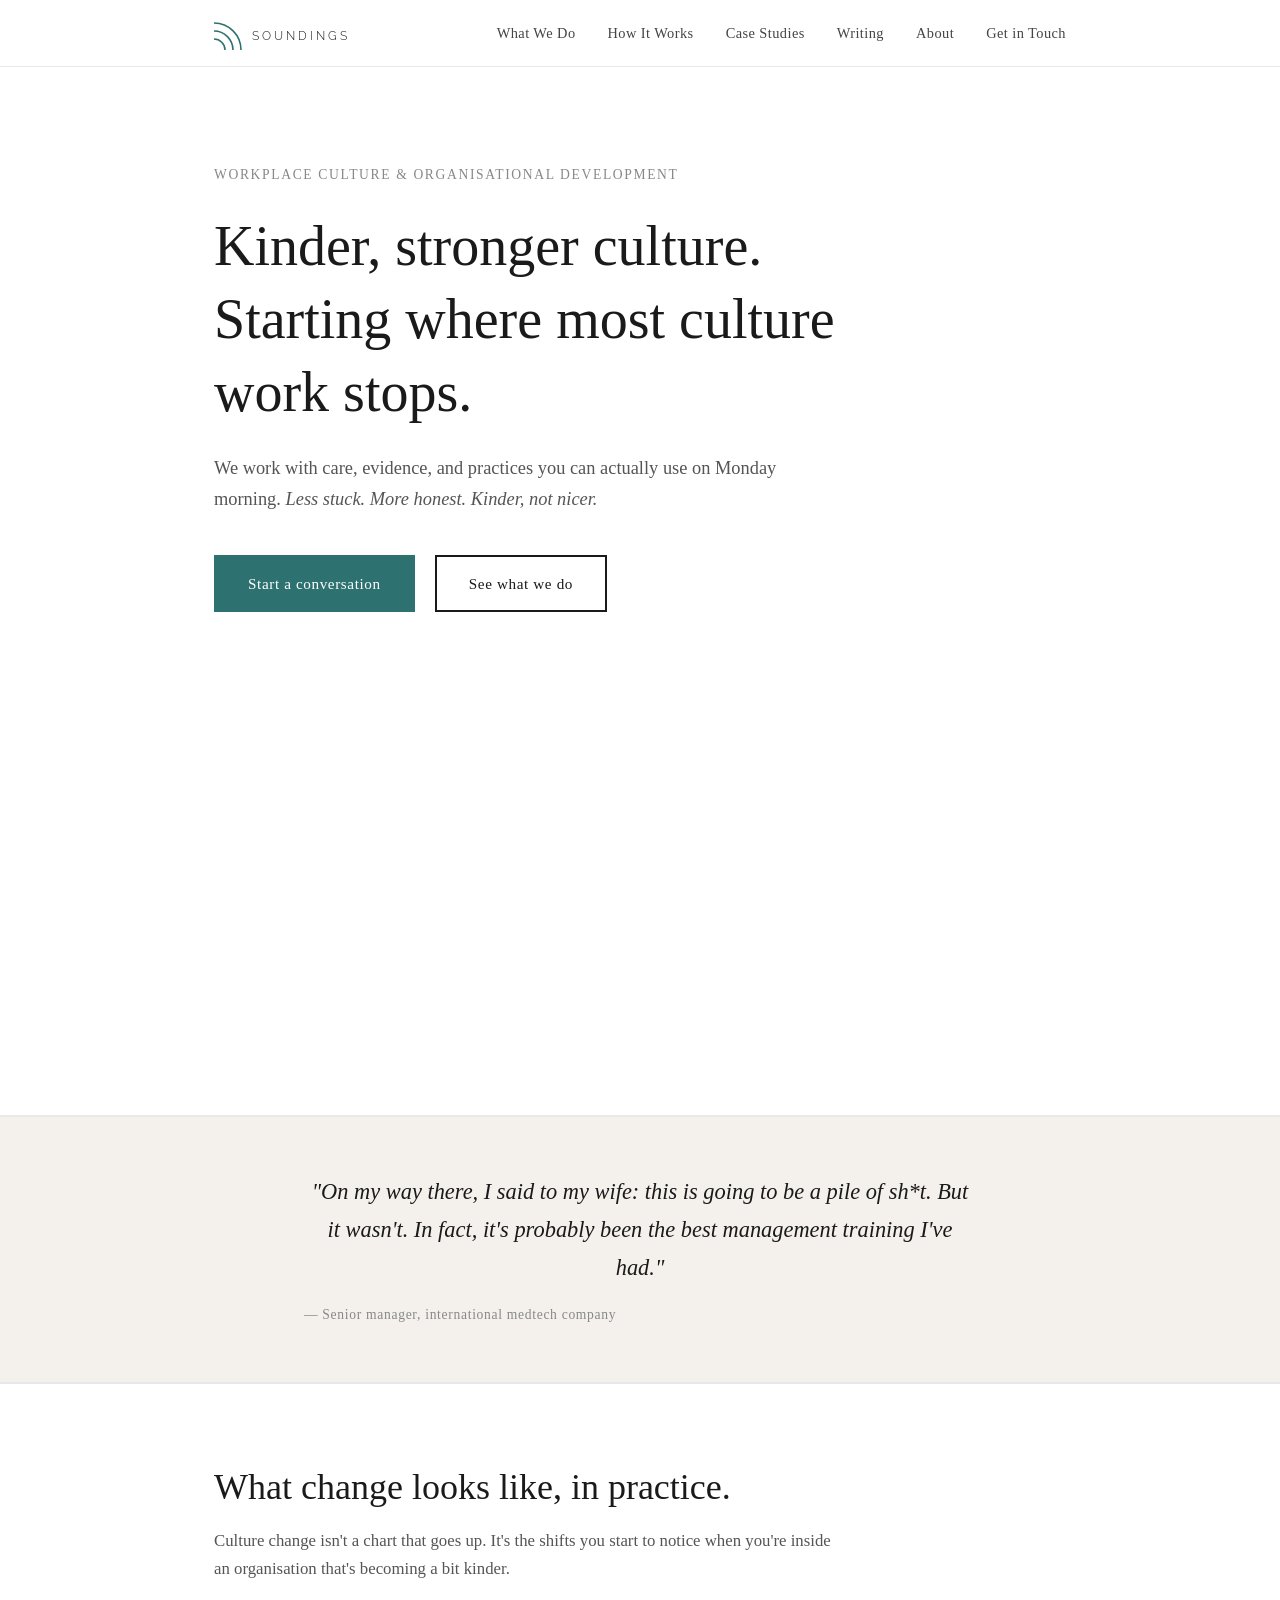
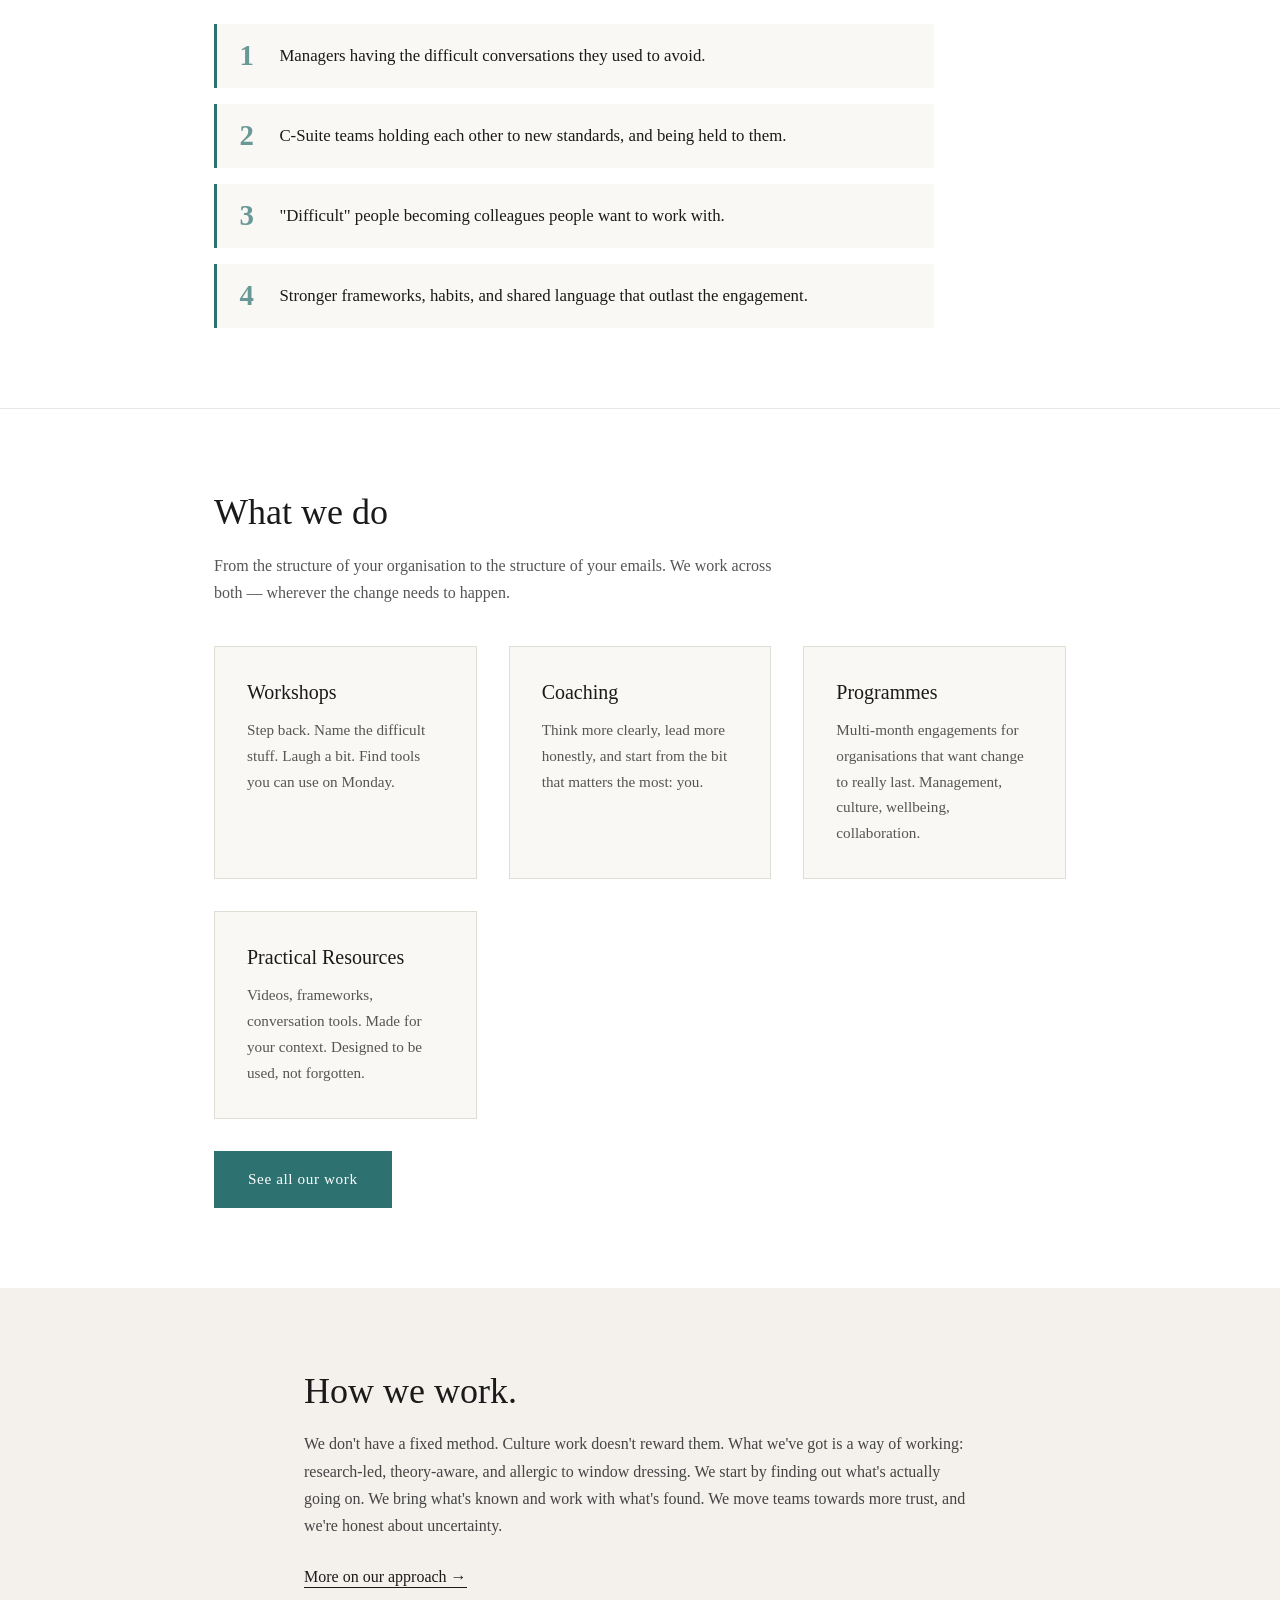
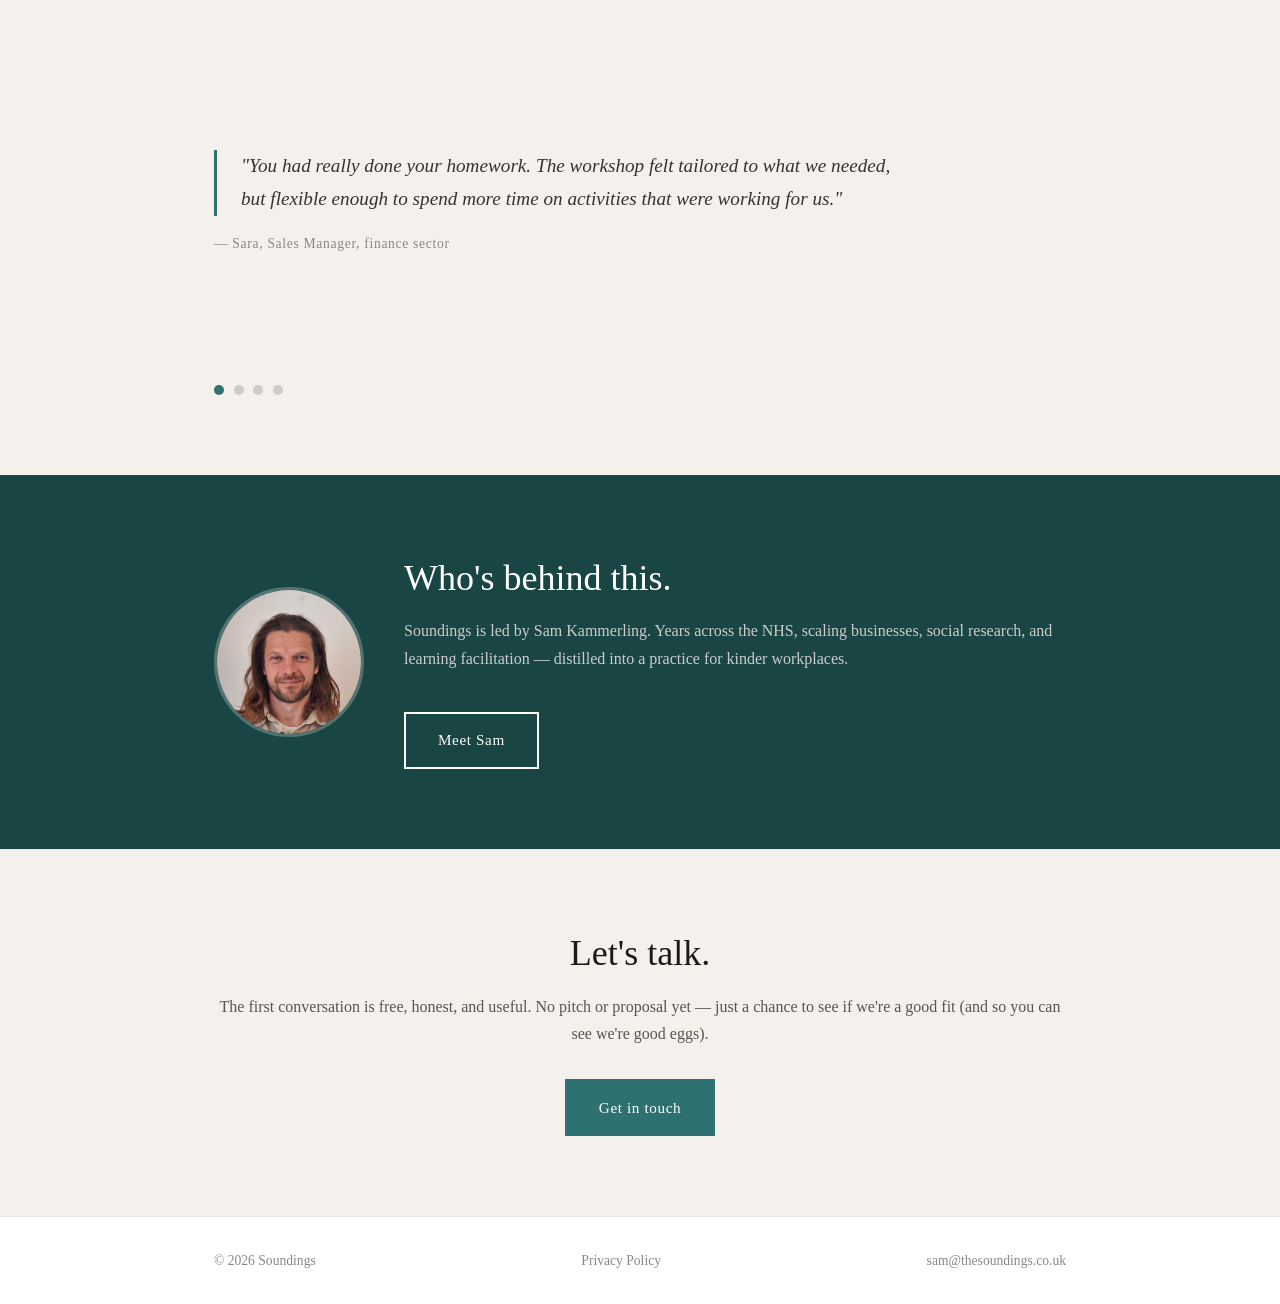
<file: index.html>
<!DOCTYPE html>
<html lang="en">
<head>
  <meta charset="UTF-8" />
  <meta name="viewport" content="width=device-width, initial-scale=1.0" />
  <title>Soundings — Workplace Culture & Organisational Development</title>
  <meta name="description" content="We help organisations see what's really going on and work it through with care, evidence, honesty, and practices you can use on Monday morning. Less stuck. More honest. Kinder, not just nicer." />
  <link rel="preconnect" href="https://fonts.googleapis.com">
  <link rel="preconnect" href="https://fonts.gstatic.com" crossorigin>
  <link href="https://fonts.googleapis.com/css2?family=Raleway:wght@300&display=swap" rel="stylesheet">
  <link rel="icon" href="favicon.svg" type="image/svg+xml">
  <link rel="canonical" href="https://thesoundings.co.uk/" />
  <meta property="og:type" content="website" />
  <meta property="og:site_name" content="Soundings" />
  <meta property="og:title" content="Soundings — Workplace Culture & Organisational Development" />
  <meta property="og:description" content="We help organisations see what's really going on and work it through with care, evidence, honesty, and practices you can use on Monday morning. Less stuck. More honest. Kinder, not just nicer." />
  <meta property="og:url" content="https://thesoundings.co.uk/" />
  <meta property="og:image" content="https://thesoundings.co.uk/sam-second.jpg" />
  <meta name="twitter:card" content="summary_large_image" />
  <link rel="stylesheet" href="style.css" />
  <script type="application/ld+json">
  {
    "@context": "https://schema.org",
    "@type": "ProfessionalService",
    "name": "Soundings",
    "description": "Soundings helps organisations improve workplace culture through workshops, coaching, and learning programmes. We work with care, evidence, and practices you can actually use.",
    "url": "https://thesoundings.co.uk",
    "email": "sam@thesoundings.co.uk",
    "founder": { "@type": "Person", "name": "Sam Kammerling" },
    "areaServed": "GB",
    "address": { "@type": "PostalAddress", "addressRegion": "Cornwall", "addressCountry": "GB" },
    "knowsAbout": ["Organisational Development","Workplace Culture","Leadership Coaching","Management Training","Employee Wellbeing","Conflict Resolution"]
  }
  </script>
</head>
<body>

  <!-- NAV -->
  <nav>
    <div class="nav-inner">
      <a href="/" class="nav-logo">
        <svg width="180" height="34" viewBox="0 0 180 34" fill="none" xmlns="http://www.w3.org/2000/svg" role="img" aria-label="Soundings">
          <path d="M 0 23 A 11 11 0 0 1 11 34" stroke="#2d7171" stroke-width="1.6" stroke-linecap="round"/>
          <path d="M 0 15 A 19 19 0 0 1 19 34" stroke="#2d7171" stroke-width="1.6" stroke-linecap="round"/>
          <path d="M 0 7  A 27 27 0 0 1 27 34" stroke="#2d7171" stroke-width="1.6" stroke-linecap="round"/>
          <text x="38" y="24" font-family="'Raleway', sans-serif" font-weight="300" font-size="12" fill="#1a1a1a" letter-spacing="3">SOUNDINGS</text>
        </svg>
      </a>
      <ul class="nav-links">
        <li><a href="what-we-do.html">What We Do</a></li>
        <li><a href="how-it-works.html">How It Works</a></li>
        <li><a href="case-studies.html">Case Studies</a></li>
        <li><a href="writing.html">Writing</a></li>
        <li><a href="about.html">About</a></li>
        <li><a href="contact.html">Get in Touch</a></li>
      </ul>
    </div>
  </nav>

  <!-- HERO -->
  <section class="hero">
    <div class="container">
      <p class="hero-eyebrow">Workplace Culture &amp; Organisational Development</p>
      <h1>Kinder, stronger culture. Starting where most culture work stops.</h1>
      <p class="hero-sub">We work with care, evidence, and practices you can actually use on Monday morning. <em>Less stuck. More honest. Kinder, not nicer.</em></p>
      <p style="margin-bottom: 2.5rem;">
        <a href="contact.html" class="btn btn-primary">Start a conversation</a>
        <a href="what-we-do.html" class="btn btn-secondary">See what we do</a>
      </p>
      <div class="hero-video-wrap">
        <div style="aspect-ratio: 16/9;">
          <iframe width="100%" height="100%" src="https://www.youtube-nocookie.com/embed/sQ_kUkrEGFg" title="Soundings — Introduction" frameborder="0" allow="accelerometer; autoplay; clipboard-write; encrypted-media; gyroscope; picture-in-picture" allowfullscreen style="display: block;"></iframe>
        </div>
      </div>
    </div>
  </section>

  <!-- PULL QUOTE -->
  <section class="pull-quote-section">
    <div class="container" style="max-width: 720px;">
      <blockquote class="pull-quote">"On my way there, I said to my wife: this is going to be a pile of sh*t. But it wasn't. In fact, it's probably been the best management training I've had."</blockquote>
      <p class="quote-attr">— Senior manager, international medtech company</p>
    </div>
  </section>

  <!-- OUTCOMES -->
  <section class="outcomes-section">
    <div class="container">
      <h2>What change looks like, in practice.</h2>
      <p class="outcomes-intro">Culture change isn't a chart that goes up. It's the shifts you start to notice when you're inside an organisation that's becoming a bit kinder.</p>
      <ul class="outcomes-list">
        <li>Managers having the difficult conversations they used to avoid.</li>
        <li>C-Suite teams holding each other to new standards, and being held to them.</li>
        <li>"Difficult" people becoming colleagues people want to work with.</li>
        <li>Stronger frameworks, habits, and shared language that outlast the engagement.</li>
      </ul>
    </div>
  </section>

  <!-- SERVICES PREVIEW -->
  <section>
    <div class="container">
      <h2>What we do</h2>
      <p style="color:#555; max-width:580px;">From the structure of your organisation to the structure of your emails. We work across both — wherever the change needs to happen.</p>
      <div class="services-grid">
        <div class="service-card">
          <h3>Workshops</h3>
          <p>Step back. Name the difficult stuff. Laugh a bit. Find tools you can use on Monday.</p>
        </div>
        <div class="service-card">
          <h3>Coaching</h3>
          <p>Think more clearly, lead more honestly, and start from the bit that matters the most: you.</p>
        </div>
        <div class="service-card">
          <h3>Programmes</h3>
          <p>Multi-month engagements for organisations that want change to really last. Management, culture, wellbeing, collaboration.</p>
        </div>
        <div class="service-card">
          <h3>Practical Resources</h3>
          <p>Videos, frameworks, conversation tools. Made for your context. Designed to be used, not forgotten.</p>
        </div>
      </div>
      <p style="margin-top:2rem;"><a href="what-we-do.html" class="btn btn-primary">See all our work</a></p>
    </div>
  </section>

  <!-- HOW WE WORK -->
  <section style="background:#f4f1ed;">
    <div class="container" style="max-width: 720px;">
      <h2>How we work.</h2>
      <p style="color:#444;">We don't have a fixed method. Culture work doesn't reward them. What we've got is a way of working: research-led, theory-aware, and allergic to window dressing. We start by finding out what's actually going on. We bring what's known and work with what's found. We move teams towards more trust, and we're honest about uncertainty.</p>
      <p style="margin-top:1.5rem;"><a href="how-it-works.html" style="border-bottom: 1px solid #1a1a1a; padding-bottom: 2px;">More on our approach →</a></p>
    </div>
  </section>

  <!-- TESTIMONIALS CAROUSEL -->
  <section class="testimonial-section">
    <div class="container">
      <div class="testimonial-carousel" aria-label="Client testimonials" aria-live="polite">

        <div class="testimonial active">
          <blockquote>"You had really done your homework. The workshop felt tailored to what we needed, but flexible enough to spend more time on activities that were working for us."</blockquote>
          <p class="quote-attr">— Sara, Sales Manager, finance sector</p>
        </div>

        <div class="testimonial">
          <blockquote>"Side-stepped a lot of the 'pseudo-psychological profile' stuff that I've encountered in management training. I was impressed with how you got everyone to engage — there were some really important conversations."</blockquote>
          <p class="quote-attr">— Andy, Head of Development, Quantifi</p>
        </div>

        <div class="testimonial">
          <blockquote>"As a black woman joining a predominantly white space, I had a lot of reservations and fears. As a result of your learning programme, I developed skills in navigating conflict, managing power dynamics, asking for what I need, and taking up space — regardless of my sense of imposter syndrome. I feel empowered to be myself and positively impact the culture at my organisation."</blockquote>
          <p class="quote-attr">— Toni, Mental Health Service Manager, Likewise</p>
        </div>

        <div class="testimonial">
          <blockquote>"Doesn't just say 'be more open' — gives specific examples of how to enact it. Refreshing when people produce resources that actually have the potential to help someone. He's naming the unnamed."</blockquote>
          <p class="quote-attr">— Shauna, Senior Midwife, NHS Trust</p>
        </div>

      </div>

      <div class="testimonial-dots" role="tablist">
        <button class="dot active" data-index="0" aria-label="Show testimonial 1"></button>
        <button class="dot" data-index="1" aria-label="Show testimonial 2"></button>
        <button class="dot" data-index="2" aria-label="Show testimonial 3"></button>
        <button class="dot" data-index="3" aria-label="Show testimonial 4"></button>
      </div>
    </div>
  </section>

  <!-- ABOUT STRIP -->
  <section class="about-strip">
    <div class="container">
      <div class="about-strip-inner">
        <div class="about-strip-photo">
          <img src="sam-second.jpg" alt="Sam Kammerling" />
        </div>
        <div>
          <h2>Who's behind this.</h2>
          <p>Soundings is led by Sam Kammerling. Years across the NHS, scaling businesses, social research, and learning facilitation — distilled into a practice for kinder workplaces.</p>
          <a href="about.html" class="btn">Meet Sam</a>
        </div>
      </div>
    </div>
  </section>

  <!-- CTA -->
  <section class="cta-section">
    <div class="container">
      <h2>Let's talk.</h2>
      <p>The first conversation is free, honest, and useful. No pitch or proposal yet — just a chance to see if we're a good fit (and so you can see we're good eggs).</p>
      <a href="contact.html" class="btn btn-primary">Get in touch</a>
    </div>
  </section>

  <!-- FOOTER -->
  <footer>
    <div class="footer-inner">
      <span>© 2026 Soundings</span>
      <span><a href="privacy.html">Privacy Policy</a></span>
      <span><a href="mailto:sam@thesoundings.co.uk">sam@thesoundings.co.uk</a></span>
    </div>
  </footer>

  <!-- TESTIMONIAL CAROUSEL SCRIPT -->
  <script>
    (function() {
      const carousel = document.querySelector('.testimonial-carousel');
      if (!carousel) return;

      const slides = carousel.querySelectorAll('.testimonial');
      const dots = document.querySelectorAll('.testimonial-dots .dot');
      let currentIndex = 0;
      let intervalId = null;

      const reduceMotion = window.matchMedia('(prefers-reduced-motion: reduce)').matches;

      function showSlide(index) {
        slides.forEach((slide, i) => slide.classList.toggle('active', i === index));
        dots.forEach((dot, i) => dot.classList.toggle('active', i === index));
        currentIndex = index;
      }

      function nextSlide() {
        showSlide((currentIndex + 1) % slides.length);
      }

      function startCycle() {
        if (reduceMotion) return;
        intervalId = setInterval(nextSlide, 7000);
      }

      function stopCycle() {
        if (intervalId) {
          clearInterval(intervalId);
          intervalId = null;
        }
      }

      dots.forEach((dot, i) => {
        dot.addEventListener('click', () => {
          showSlide(i);
          stopCycle();
          startCycle();
        });
        dot.addEventListener('touchstart', (e) => {
          e.preventDefault();
          showSlide(i);
          stopCycle();
          startCycle();
        }, { passive: false });
      });

      // Pause on hover — desktop only
      const isTouch = ('ontouchstart' in window);
      if (!isTouch) {
        carousel.addEventListener('mouseenter', stopCycle);
        carousel.addEventListener('mouseleave', startCycle);
      }

      startCycle();
    })();
  </script>

</body>
</html>
</file>
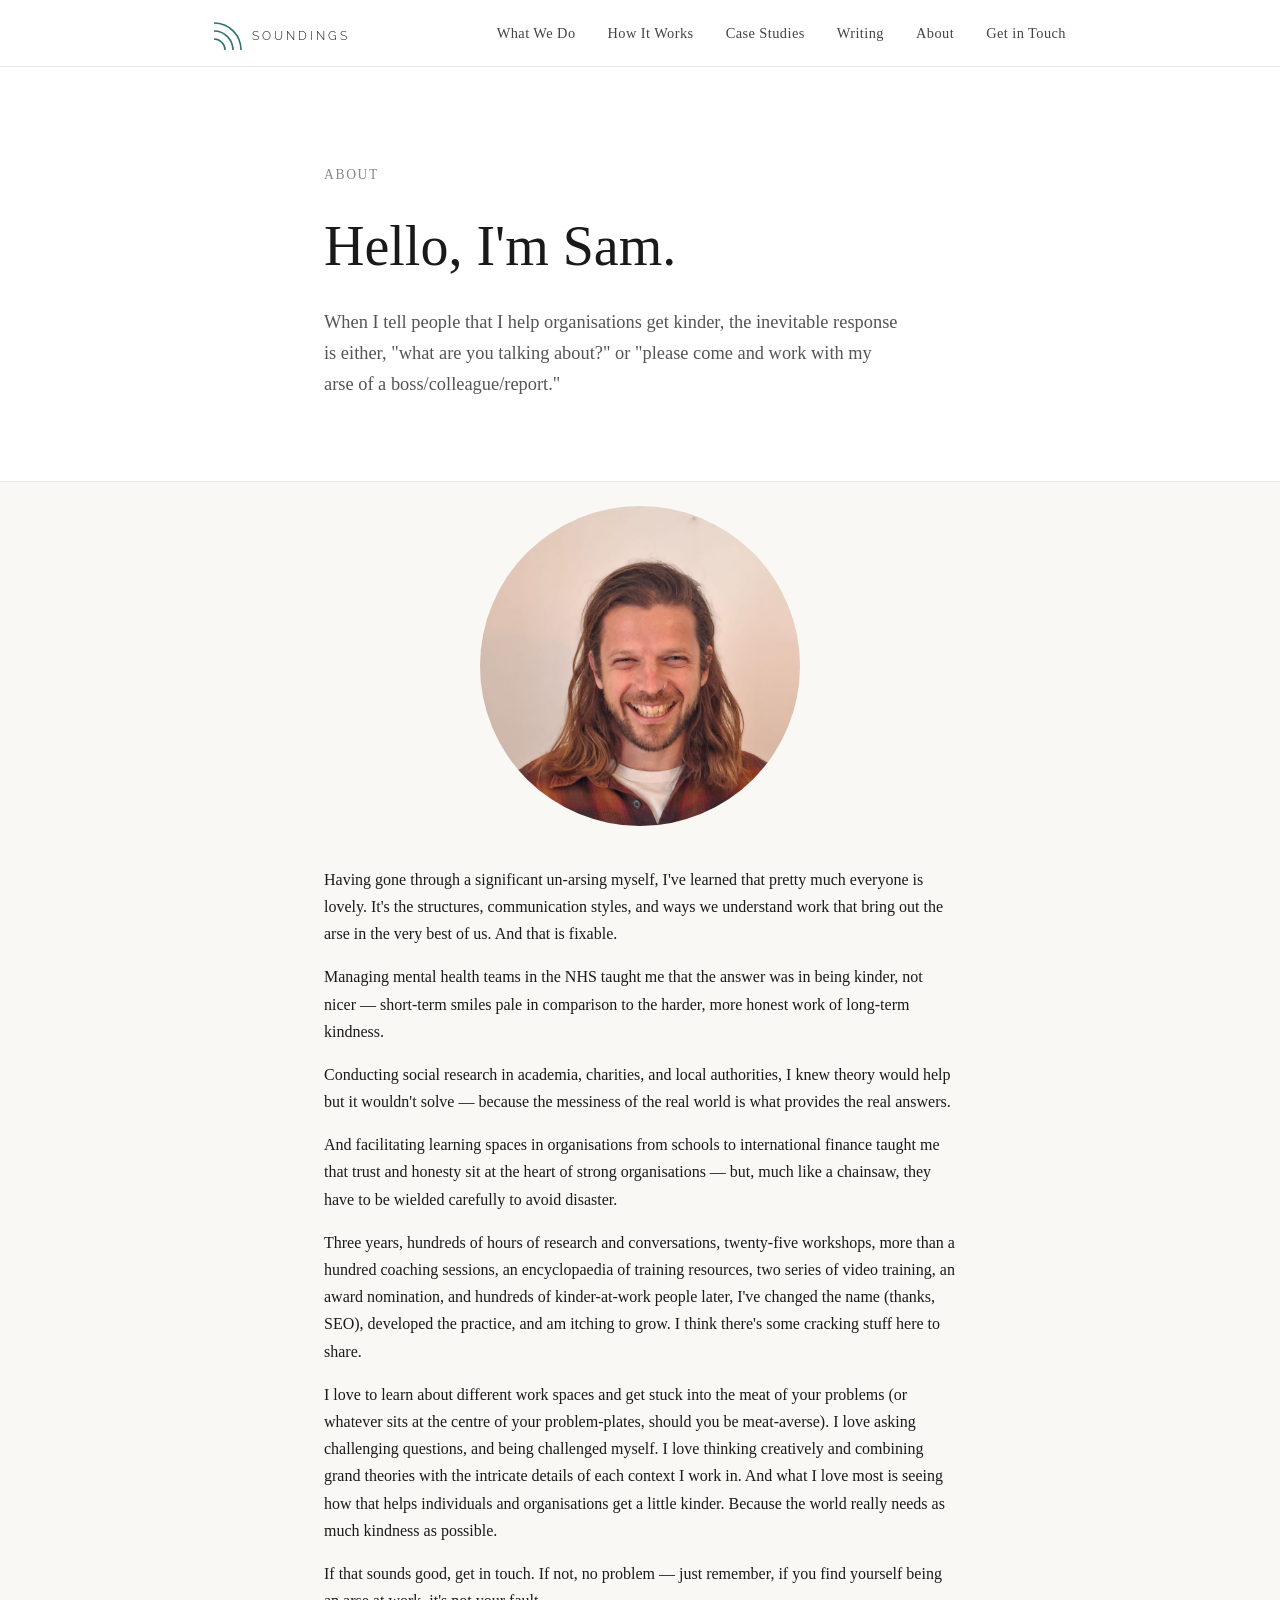
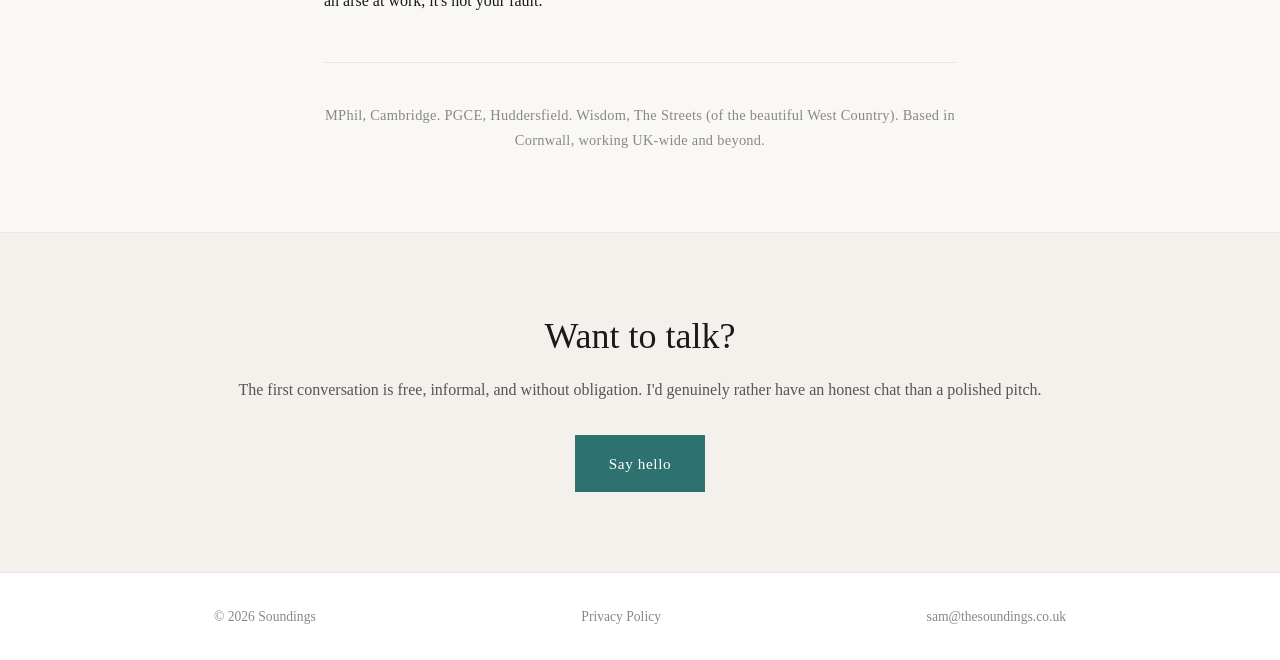
<file: about.html>
<!DOCTYPE html>
<html lang="en">
<head>
  <meta charset="UTF-8" />
  <meta name="viewport" content="width=device-width, initial-scale=1.0" />
  <title>About — Soundings</title>
  <meta name="description" content="About Sam Kammerling — founder of Soundings. Years in the NHS, charities, and mental health work, distilled into a practice for kinder workplaces." />
  <link rel="preconnect" href="https://fonts.googleapis.com">
  <link rel="preconnect" href="https://fonts.gstatic.com" crossorigin>
  <link href="https://fonts.googleapis.com/css2?family=Raleway:wght@300&display=swap" rel="stylesheet">
  <link rel="icon" href="favicon.svg" type="image/svg+xml">
  <link rel="canonical" href="https://thesoundings.co.uk/about.html" />
  <meta property="og:type" content="website" />
  <meta property="og:site_name" content="Soundings" />
  <meta property="og:title" content="About — Soundings" />
  <meta property="og:description" content="About Sam Kammerling — founder of Soundings. Years in the NHS, charities, and mental health work, distilled into a practice for kinder workplaces." />
  <meta property="og:url" content="https://thesoundings.co.uk/about.html" />
  <meta property="og:image" content="https://thesoundings.co.uk/sam-second.jpg" />
  <meta name="twitter:card" content="summary_large_image" />
  <link rel="stylesheet" href="style.css" />
  <script type="application/ld+json">
  {
    "@context": "https://schema.org",
    "@type": "Person",
    "name": "Sam Kammerling",
    "jobTitle": "Organisational Development Practitioner",
    "description": "Founder of Soundings. Background in NHS mental health management, social research, and learning facilitation. MPhil, Cambridge. Based in Cornwall, working UK-wide.",
    "url": "https://thesoundings.co.uk/about.html",
    "email": "sam@thesoundings.co.uk",
    "worksFor": { "@type": "Organization", "name": "Soundings", "url": "https://thesoundings.co.uk" },
    "alumniOf": [
      { "@type": "EducationalOrganization", "name": "University of Cambridge" },
      { "@type": "EducationalOrganization", "name": "University of Huddersfield" }
    ],
    "address": { "@type": "PostalAddress", "addressRegion": "Cornwall", "addressCountry": "GB" }
  }
  </script>
</head>
<body>

  <nav>
    <div class="nav-inner">
      <a href="/" class="nav-logo">
        <svg width="180" height="34" viewBox="0 0 180 34" fill="none" xmlns="http://www.w3.org/2000/svg" role="img" aria-label="Soundings">
          <path d="M 0 23 A 11 11 0 0 1 11 34" stroke="#2d7171" stroke-width="1.6" stroke-linecap="round"/>
          <path d="M 0 15 A 19 19 0 0 1 19 34" stroke="#2d7171" stroke-width="1.6" stroke-linecap="round"/>
          <path d="M 0 7  A 27 27 0 0 1 27 34" stroke="#2d7171" stroke-width="1.6" stroke-linecap="round"/>
          <text x="38" y="24" font-family="'Raleway', sans-serif" font-weight="300" font-size="12" fill="#1a1a1a" letter-spacing="3">SOUNDINGS</text>
        </svg>
      </a>
      <ul class="nav-links">
        <li><a href="what-we-do.html">What We Do</a></li>
        <li><a href="how-it-works.html">How It Works</a></li>
        <li><a href="case-studies.html">Case Studies</a></li>
        <li><a href="writing.html">Writing</a></li>
        <li><a href="about.html">About</a></li>
        <li><a href="contact.html">Get in Touch</a></li>
      </ul>
    </div>
  </nav>

  <section class="hero">
    <div class="container" style="max-width: 680px;">
      <p class="hero-eyebrow">About</p>
      <h1>Hello, I'm Sam.</h1>
      <p class="hero-sub">When I tell people that I help organisations get kinder, the inevitable response is either, "what are you talking about?" or "please come and work with my arse of a boss/colleague/report."</p>
    </div>
  </section>

  <section style="padding-top: 1.5rem; background: #faf8f4;">
    <div class="container" style="max-width: 680px;">

      <div style="display: flex; justify-content: center; margin-bottom: 2.5rem;">
        <div class="profile-photo-wrap">
          <img src="sam.jpg" alt="Sam Kammerling, founder of Soundings" class="profile-photo" />
        </div>
      </div>

      <p>Having gone through a significant un-arsing myself, I've learned that pretty much everyone is lovely. It's the structures, communication styles, and ways we understand work that bring out the arse in the very best of us. And that is fixable.</p>

      <p>Managing mental health teams in the NHS taught me that the answer was in being kinder, not nicer — short-term smiles pale in comparison to the harder, more honest work of long-term kindness.</p>

      <p>Conducting social research in academia, charities, and local authorities, I knew theory would help but it wouldn't solve — because the messiness of the real world is what provides the real answers.</p>

      <p>And facilitating learning spaces in organisations from schools to international finance taught me that trust and honesty sit at the heart of strong organisations — but, much like a chainsaw, they have to be wielded carefully to avoid disaster.</p>

      <p>Three years, hundreds of hours of research and conversations, twenty-five workshops, more than a hundred coaching sessions, an encyclopaedia of training resources, two series of video training, an award nomination, and hundreds of kinder-at-work people later, I've changed the name (thanks, SEO), developed the practice, and am itching to grow. I think there's some cracking stuff here to share.</p>

      <p>I love to learn about different work spaces and get stuck into the meat of your problems (or whatever sits at the centre of your problem-plates, should you be meat-averse). I love asking challenging questions, and being challenged myself. I love thinking creatively and combining grand theories with the intricate details of each context I work in. And what I love most is seeing how that helps individuals and organisations get a little kinder. Because the world really needs as much kindness as possible.</p>

      <p>If that sounds good, get in touch. If not, no problem — just remember, if you find yourself being an arse at work, it's not your fault.</p>

      <hr class="divider" style="margin-top: 3rem;" />

      <p class="credentials">MPhil, Cambridge. PGCE, Huddersfield. Wisdom, The Streets (of the beautiful West Country). Based in Cornwall, working UK-wide and beyond.</p>

    </div>
  </section>

  <section class="cta-section">
    <div class="container">
      <h2>Want to talk?</h2>
      <p>The first conversation is free, informal, and without obligation. I'd genuinely rather have an honest chat than a polished pitch.</p>
      <a href="contact.html" class="btn btn-primary">Say hello</a>
    </div>
  </section>

  <footer>
    <div class="footer-inner">
      <span>© 2026 Soundings</span>
      <span><a href="privacy.html">Privacy Policy</a></span>
      <span><a href="mailto:sam@thesoundings.co.uk">sam@thesoundings.co.uk</a></span>
    </div>
  </footer>

</body>
</html>
</file>
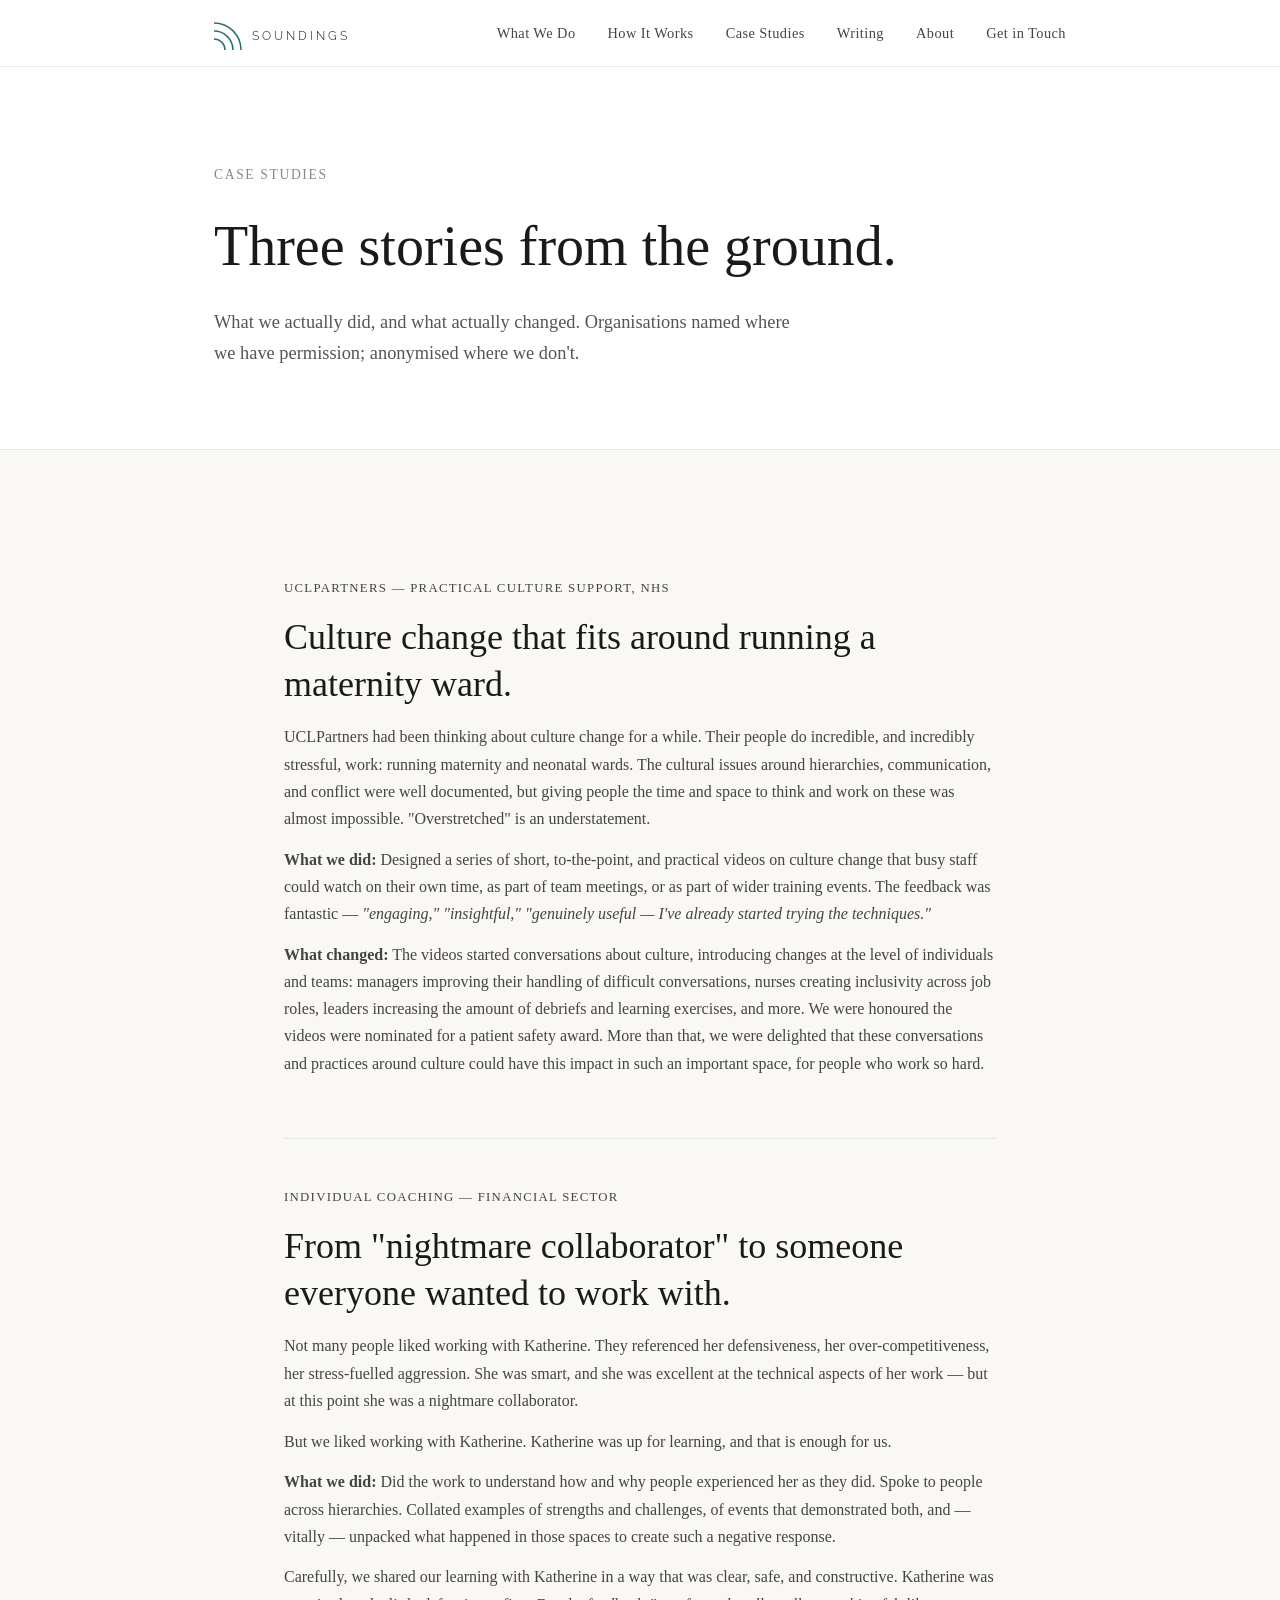
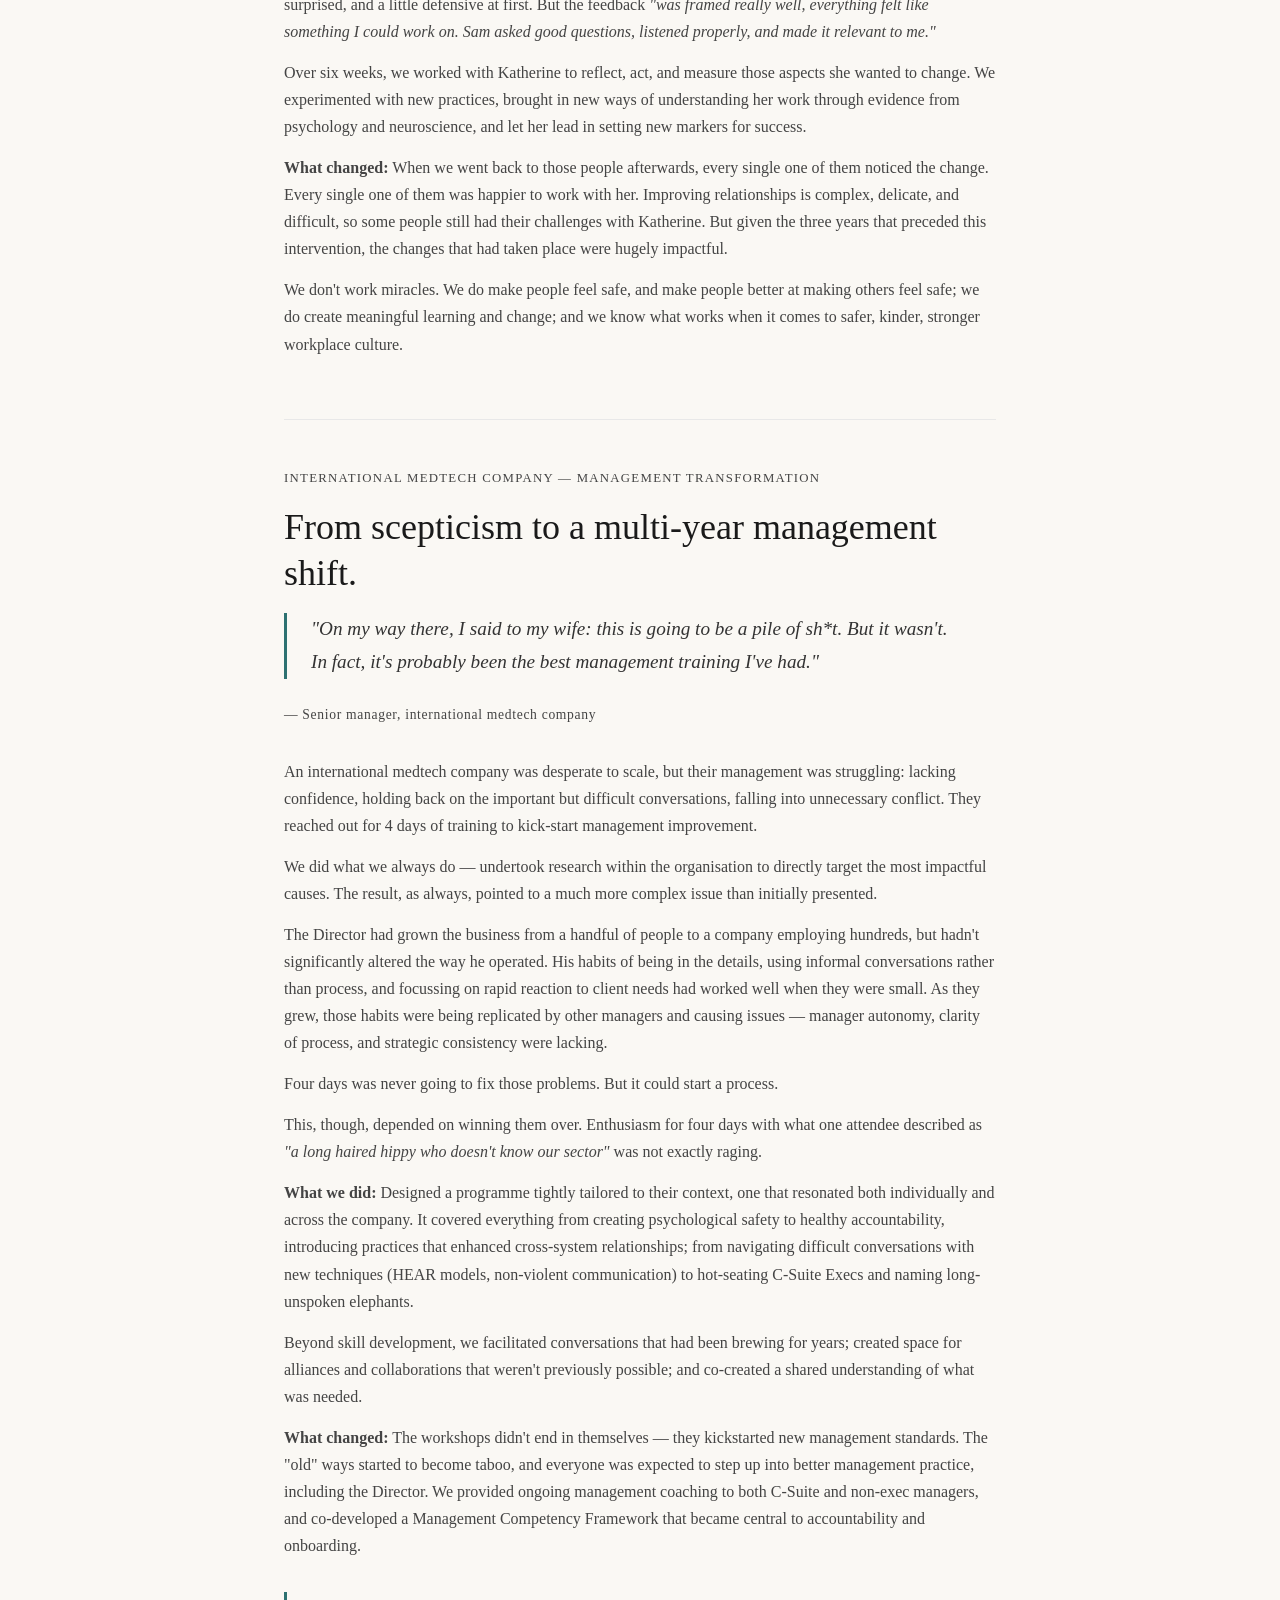
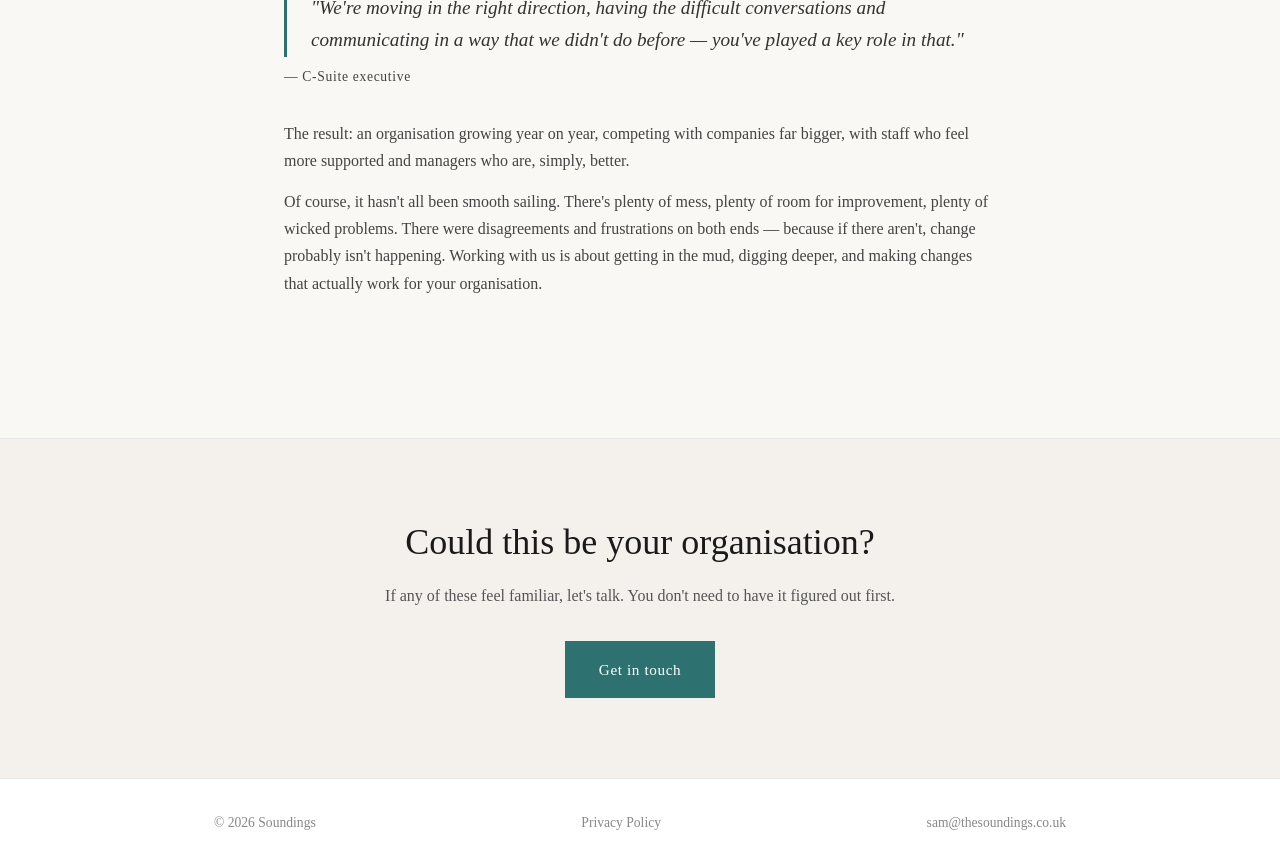
<file: case-studies.html>
<!DOCTYPE html>
<html lang="en">
<head>
  <meta charset="UTF-8" />
  <meta name="viewport" content="width=device-width, initial-scale=1.0" />
  <title>Case Studies — Soundings</title>
  <meta name="description" content="Three stories from our work — practical content for an NHS Trust, a multi-year management shift at a scaling business, and individual coaching that turned a nightmare collaborator into someone everyone wanted to work with." />
  <link rel="preconnect" href="https://fonts.googleapis.com">
  <link rel="preconnect" href="https://fonts.gstatic.com" crossorigin>
  <link href="https://fonts.googleapis.com/css2?family=Raleway:wght@300&display=swap" rel="stylesheet">
  <link rel="icon" href="favicon.svg" type="image/svg+xml">
  <link rel="canonical" href="https://thesoundings.co.uk/case-studies.html" />
  <meta property="og:type" content="website" />
  <meta property="og:site_name" content="Soundings" />
  <meta property="og:title" content="Case Studies — Soundings" />
  <meta property="og:description" content="Three stories from our work — practical content for an NHS Trust, a multi-year management shift at a scaling business, and individual coaching that turned a nightmare collaborator into someone everyone wanted to work with." />
  <meta property="og:url" content="https://thesoundings.co.uk/case-studies.html" />
  <meta property="og:image" content="https://thesoundings.co.uk/sam-second.jpg" />
  <meta name="twitter:card" content="summary_large_image" />
  <link rel="stylesheet" href="style.css" />
</head>
<body>

  <nav>
    <div class="nav-inner">
      <a href="/" class="nav-logo">
        <svg width="180" height="34" viewBox="0 0 180 34" fill="none" xmlns="http://www.w3.org/2000/svg" role="img" aria-label="Soundings">
          <path d="M 0 23 A 11 11 0 0 1 11 34" stroke="#2d7171" stroke-width="1.6" stroke-linecap="round"/>
          <path d="M 0 15 A 19 19 0 0 1 19 34" stroke="#2d7171" stroke-width="1.6" stroke-linecap="round"/>
          <path d="M 0 7  A 27 27 0 0 1 27 34" stroke="#2d7171" stroke-width="1.6" stroke-linecap="round"/>
          <text x="38" y="24" font-family="'Raleway', sans-serif" font-weight="300" font-size="12" fill="#1a1a1a" letter-spacing="3">SOUNDINGS</text>
        </svg>
      </a>
      <ul class="nav-links">
        <li><a href="what-we-do.html">What We Do</a></li>
        <li><a href="how-it-works.html">How It Works</a></li>
        <li><a href="case-studies.html">Case Studies</a></li>
        <li><a href="writing.html">Writing</a></li>
        <li><a href="about.html">About</a></li>
        <li><a href="contact.html">Get in Touch</a></li>
      </ul>
    </div>
  </nav>

  <section class="hero">
    <div class="container">
      <p class="hero-eyebrow">Case Studies</p>
      <h1>Three stories from the ground.</h1>
      <p class="hero-sub">What we actually did, and what actually changed. Organisations named where we have permission; anonymised where we don't.</p>
    </div>
  </section>

  <section style="background: #faf8f4;">
    <div class="container" style="max-width: 760px;">

      <div class="case-study">
        <p class="case-study-tag">UCLPartners — Practical Culture Support, NHS</p>
        <h2>Culture change that fits around running a maternity ward.</h2>
        <p>UCLPartners had been thinking about culture change for a while. Their people do incredible, and incredibly stressful, work: running maternity and neonatal wards. The cultural issues around hierarchies, communication, and conflict were well documented, but giving people the time and space to think and work on these was almost impossible. "Overstretched" is an understatement.</p>

        <p><strong>What we did:</strong> Designed a series of short, to-the-point, and practical videos on culture change that busy staff could watch on their own time, as part of team meetings, or as part of wider training events. The feedback was fantastic — <em>"engaging," "insightful," "genuinely useful — I've already started trying the techniques."</em></p>

        <p><strong>What changed:</strong> The videos started conversations about culture, introducing changes at the level of individuals and teams: managers improving their handling of difficult conversations, nurses creating inclusivity across job roles, leaders increasing the amount of debriefs and learning exercises, and more. We were honoured the videos were nominated for a patient safety award. More than that, we were delighted that these conversations and practices around culture could have this impact in such an important space, for people who work so hard.</p>
      </div>

      <hr class="divider" />

      <div class="case-study">
        <p class="case-study-tag">Individual Coaching — Financial Sector</p>
        <h2>From "nightmare collaborator" to someone everyone wanted to work with.</h2>

        <p>Not many people liked working with Katherine. They referenced her defensiveness, her over-competitiveness, her stress-fuelled aggression. She was smart, and she was excellent at the technical aspects of her work — but at this point she was a nightmare collaborator.</p>

        <p>But we liked working with Katherine. Katherine was up for learning, and that is enough for us.</p>

        <p><strong>What we did:</strong> Did the work to understand how and why people experienced her as they did. Spoke to people across hierarchies. Collated examples of strengths and challenges, of events that demonstrated both, and — vitally — unpacked what happened in those spaces to create such a negative response.</p>

        <p>Carefully, we shared our learning with Katherine in a way that was clear, safe, and constructive. Katherine was surprised, and a little defensive at first. But the feedback <em>"was framed really well, everything felt like something I could work on. Sam asked good questions, listened properly, and made it relevant to me."</em></p>

        <p>Over six weeks, we worked with Katherine to reflect, act, and measure those aspects she wanted to change. We experimented with new practices, brought in new ways of understanding her work through evidence from psychology and neuroscience, and let her lead in setting new markers for success.</p>

        <p><strong>What changed:</strong> When we went back to those people afterwards, every single one of them noticed the change. Every single one of them was happier to work with her. Improving relationships is complex, delicate, and difficult, so some people still had their challenges with Katherine. But given the three years that preceded this intervention, the changes that had taken place were hugely impactful.</p>

        <p>We don't work miracles. We do make people feel safe, and make people better at making others feel safe; we do create meaningful learning and change; and we know what works when it comes to safer, kinder, stronger workplace culture.</p>
      </div>

      <hr class="divider" />

      <div class="case-study">
        <p class="case-study-tag">International medtech company — Management Transformation</p>
        <h2>From scepticism to a multi-year management shift.</h2>

        <blockquote style="margin-bottom: 1.5rem;">"On my way there, I said to my wife: this is going to be a pile of sh*t. But it wasn't. In fact, it's probably been the best management training I've had."</blockquote>
        <p class="quote-attr" style="margin-bottom: 2rem;">— Senior manager, international medtech company</p>

        <p>An international medtech company was desperate to scale, but their management was struggling: lacking confidence, holding back on the important but difficult conversations, falling into unnecessary conflict. They reached out for 4 days of training to kick-start management improvement.</p>

        <p>We did what we always do — undertook research within the organisation to directly target the most impactful causes. The result, as always, pointed to a much more complex issue than initially presented.</p>

        <p>The Director had grown the business from a handful of people to a company employing hundreds, but hadn't significantly altered the way he operated. His habits of being in the details, using informal conversations rather than process, and focussing on rapid reaction to client needs had worked well when they were small. As they grew, those habits were being replicated by other managers and causing issues — manager autonomy, clarity of process, and strategic consistency were lacking.</p>

        <p>Four days was never going to fix those problems. But it could start a process.</p>

        <p>This, though, depended on winning them over. Enthusiasm for four days with what one attendee described as <em>"a long haired hippy who doesn't know our sector"</em> was not exactly raging.</p>

        <p><strong>What we did:</strong> Designed a programme tightly tailored to their context, one that resonated both individually and across the company. It covered everything from creating psychological safety to healthy accountability, introducing practices that enhanced cross-system relationships; from navigating difficult conversations with new techniques (HEAR models, non-violent communication) to hot-seating C-Suite Execs and naming long-unspoken elephants.</p>

        <p>Beyond skill development, we facilitated conversations that had been brewing for years; created space for alliances and collaborations that weren't previously possible; and co-created a shared understanding of what was needed.</p>

        <p><strong>What changed:</strong> The workshops didn't end in themselves — they kickstarted new management standards. The "old" ways started to become taboo, and everyone was expected to step up into better management practice, including the Director. We provided ongoing management coaching to both C-Suite and non-exec managers, and co-developed a Management Competency Framework that became central to accountability and onboarding.</p>

        <blockquote style="margin: 2rem 0 0.5rem;">"We're moving in the right direction, having the difficult conversations and communicating in a way that we didn't do before — you've played a key role in that."</blockquote>
        <p class="quote-attr" style="margin-bottom: 2rem;">— C-Suite executive</p>

        <p>The result: an organisation growing year on year, competing with companies far bigger, with staff who feel more supported and managers who are, simply, better.</p>

        <p>Of course, it hasn't all been smooth sailing. There's plenty of mess, plenty of room for improvement, plenty of wicked problems. There were disagreements and frustrations on both ends — because if there aren't, change probably isn't happening. Working with us is about getting in the mud, digging deeper, and making changes that actually work for your organisation.</p>
      </div>

    </div>
  </section>

  <section class="cta-section">
    <div class="container">
      <h2>Could this be your organisation?</h2>
      <p>If any of these feel familiar, let's talk. You don't need to have it figured out first.</p>
      <a href="contact.html" class="btn btn-primary">Get in touch</a>
    </div>
  </section>

  <footer>
    <div class="footer-inner">
      <span>© 2026 Soundings</span>
      <span><a href="privacy.html">Privacy Policy</a></span>
      <span><a href="mailto:sam@thesoundings.co.uk">sam@thesoundings.co.uk</a></span>
    </div>
  </footer>

</body>
</html>
</file>
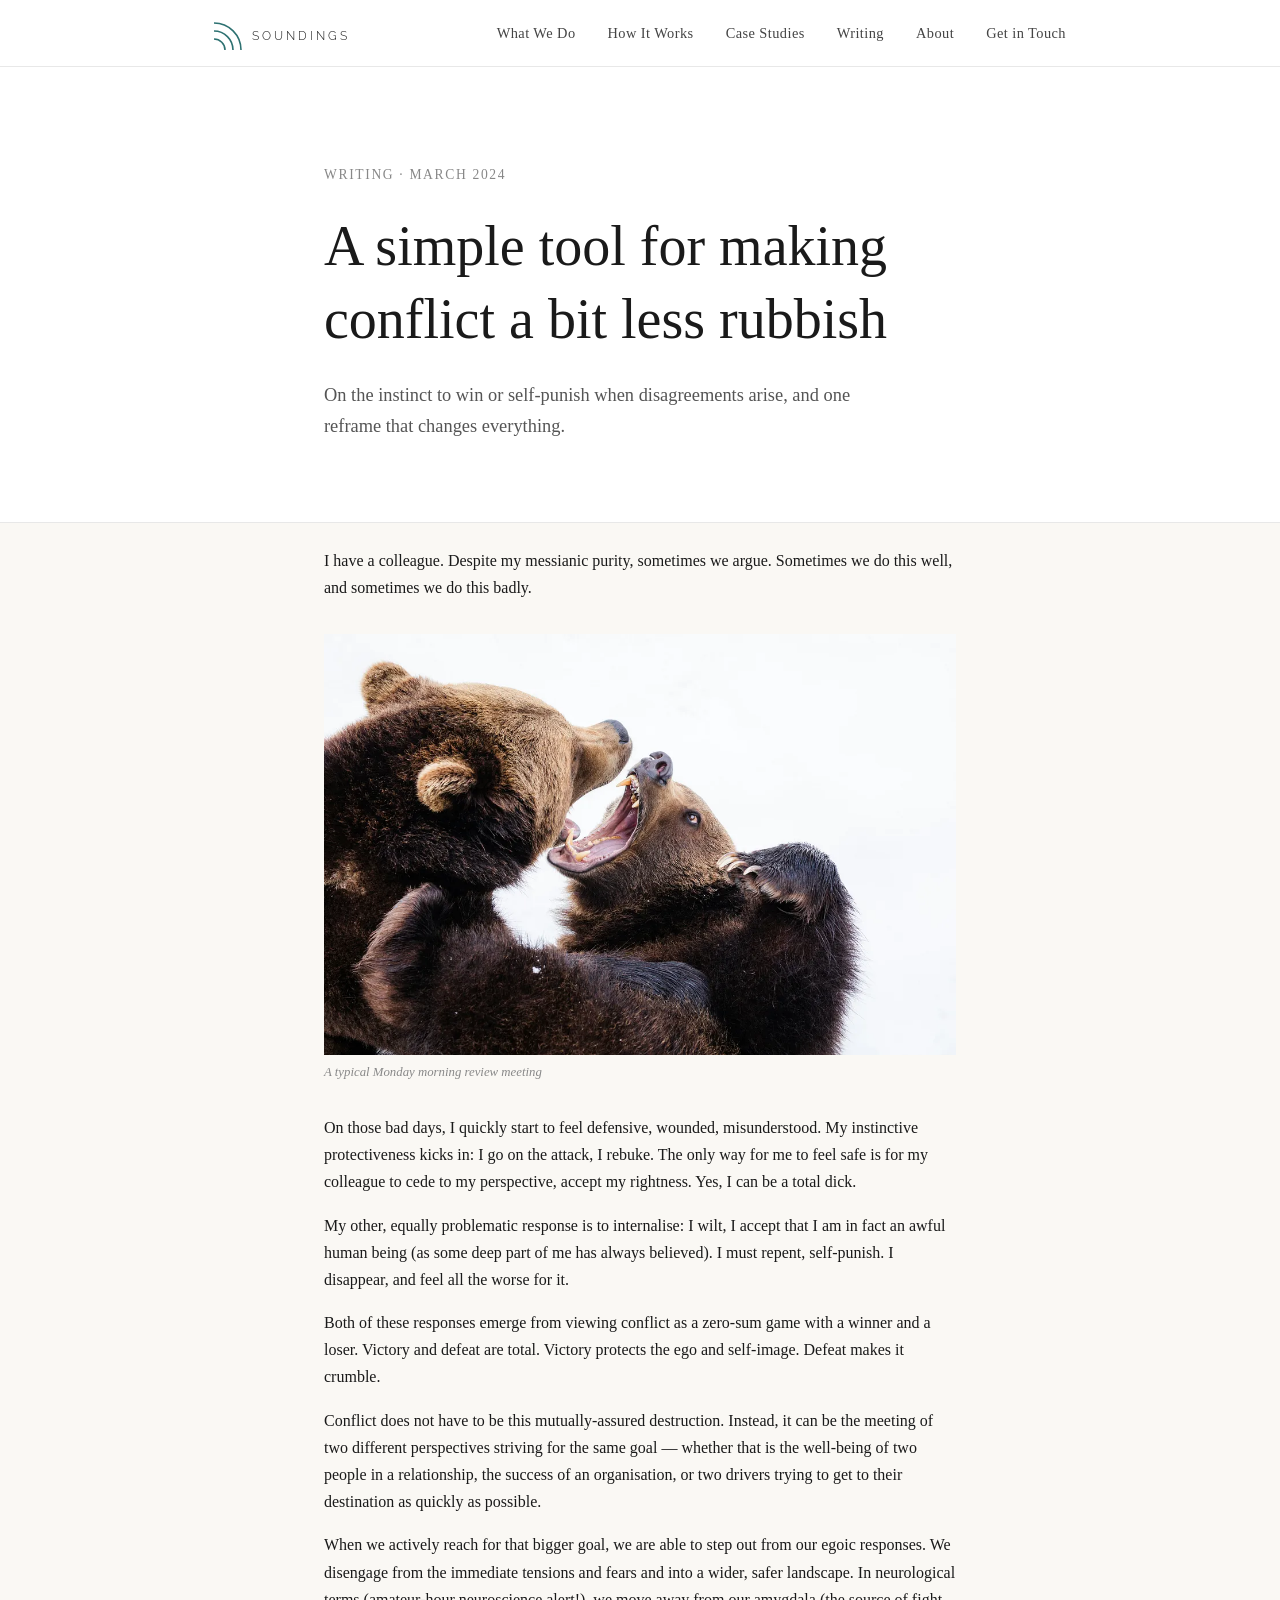
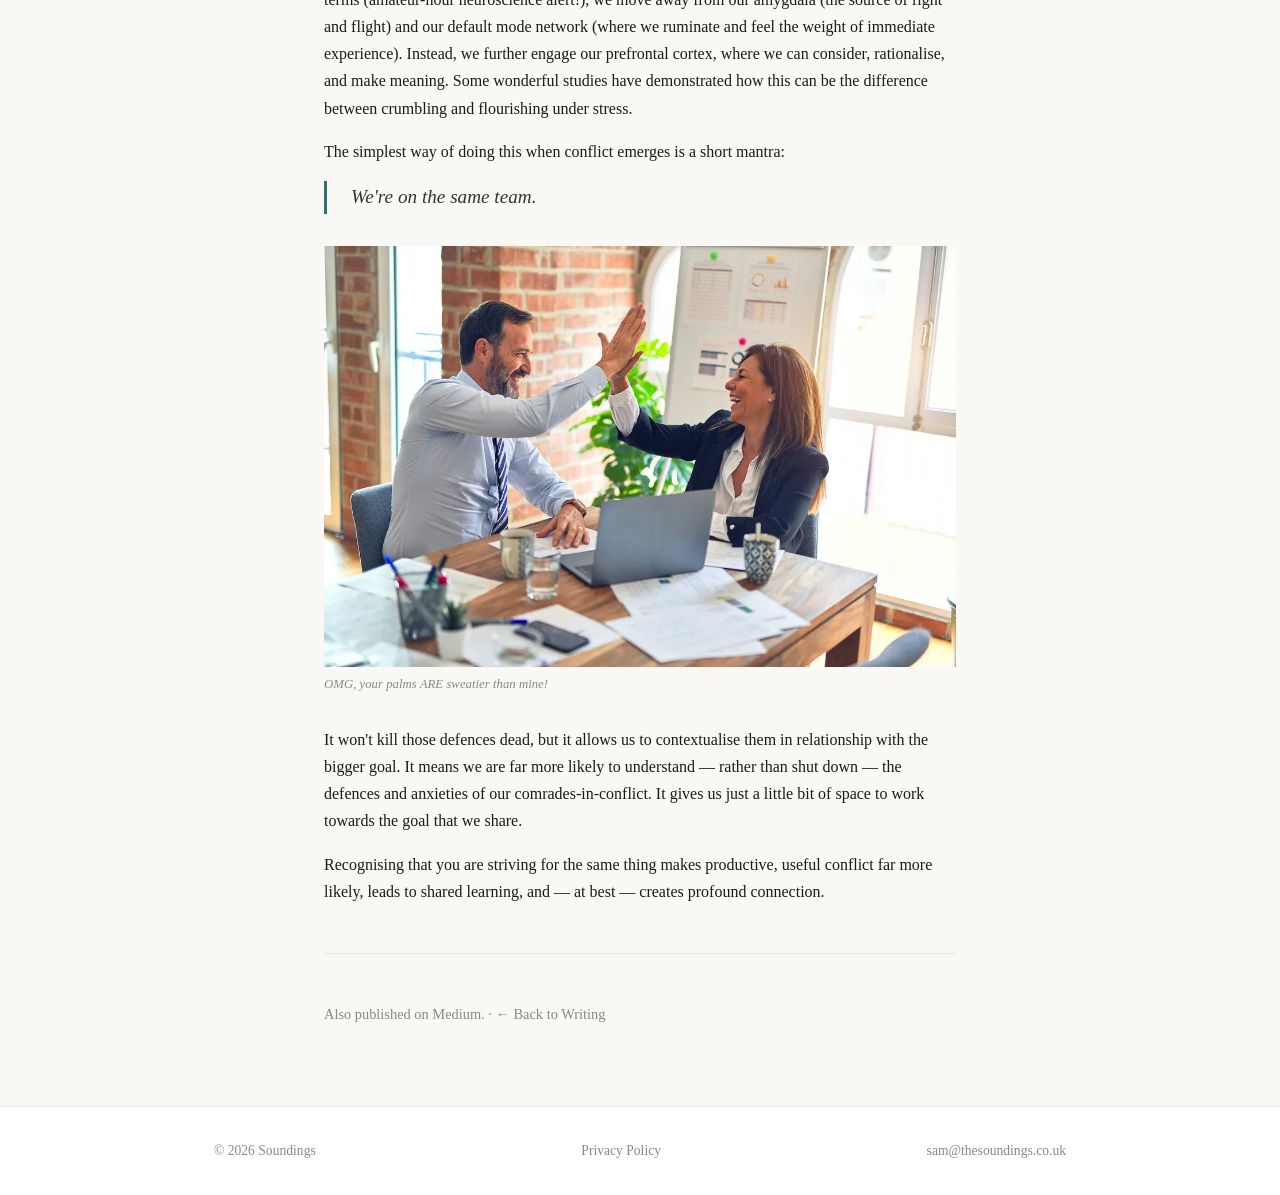
<file: conflict-tool.html>
<!DOCTYPE html>
<html lang="en">
<head>
  <meta charset="UTF-8" />
  <meta name="viewport" content="width=device-width, initial-scale=1.0" />
  <title>A Simple Tool for Making Conflict a Bit Less Rubbish — Soundings</title>
  <meta name="description" content="On the instinct to win or self-punish when disagreements arise, and one reframe that changes everything." />
  <link rel="canonical" href="https://thesoundings.co.uk/conflict-tool.html" />
  <link rel="preconnect" href="https://fonts.googleapis.com">
  <link rel="preconnect" href="https://fonts.gstatic.com" crossorigin>
  <link href="https://fonts.googleapis.com/css2?family=Raleway:wght@300&display=swap" rel="stylesheet">
  <link rel="icon" href="favicon.svg" type="image/svg+xml">
  <meta property="og:type" content="article" />
  <meta property="og:site_name" content="Soundings" />
  <meta property="og:title" content="A Simple Tool for Making Conflict a Bit Less Rubbish — Soundings" />
  <meta property="og:description" content="On the instinct to win or self-punish when disagreements arise, and one reframe that changes everything." />
  <meta property="og:url" content="https://thesoundings.co.uk/conflict-tool.html" />
  <meta property="og:image" content="https://thesoundings.co.uk/sam-second.jpg" />
  <meta name="twitter:card" content="summary_large_image" />
  <link rel="stylesheet" href="style.css" />
  <script type="application/ld+json">
  {
    "@context": "https://schema.org",
    "@type": "Article",
    "headline": "A Simple Tool for Making Conflict a Bit Less Rubbish",
    "description": "On the instinct to win or self-punish when disagreements arise, and one reframe that changes everything.",
    "url": "https://thesoundings.co.uk/conflict-tool.html",
    "author": { "@type": "Person", "name": "Sam Kammerling", "url": "https://thesoundings.co.uk/about.html" },
    "publisher": { "@type": "Organization", "name": "Soundings", "url": "https://thesoundings.co.uk" }
  }
  </script>
</head>
<body>

  <nav>
    <div class="nav-inner">
      <a href="/" class="nav-logo">
        <svg width="180" height="34" viewBox="0 0 180 34" fill="none" xmlns="http://www.w3.org/2000/svg" role="img" aria-label="Soundings">
          <path d="M 0 23 A 11 11 0 0 1 11 34" stroke="#2d7171" stroke-width="1.6" stroke-linecap="round"/>
          <path d="M 0 15 A 19 19 0 0 1 19 34" stroke="#2d7171" stroke-width="1.6" stroke-linecap="round"/>
          <path d="M 0 7  A 27 27 0 0 1 27 34" stroke="#2d7171" stroke-width="1.6" stroke-linecap="round"/>
          <text x="38" y="24" font-family="'Raleway', sans-serif" font-weight="300" font-size="12" fill="#1a1a1a" letter-spacing="3">SOUNDINGS</text>
        </svg>
      </a>
      <ul class="nav-links">
        <li><a href="what-we-do.html">What We Do</a></li>
        <li><a href="how-it-works.html">How It Works</a></li>
        <li><a href="case-studies.html">Case Studies</a></li>
        <li><a href="writing.html">Writing</a></li>
        <li><a href="about.html">About</a></li>
        <li><a href="contact.html">Get in Touch</a></li>
      </ul>
    </div>
  </nav>

  <section class="hero">
    <div class="container" style="max-width: 680px;">
      <p class="hero-eyebrow">Writing · March 2024</p>
      <h1>A simple tool for making conflict a bit less rubbish</h1>
      <p class="hero-sub">On the instinct to win or self-punish when disagreements arise, and one reframe that changes everything.</p>
    </div>
  </section>

  <section style="padding-top: 1.5rem; padding-bottom: 5rem; background: #faf8f4;">
    <div class="container" style="max-width: 680px;">

      <p>I have a colleague. Despite my messianic purity, sometimes we argue. Sometimes we do this well, and sometimes we do this badly.</p>

      <figure class="article-figure">
        <img src="conflict-1.webp" alt="A typical Monday morning review meeting" />
        <figcaption>A typical Monday morning review meeting</figcaption>
      </figure>

      <p>On those bad days, I quickly start to feel defensive, wounded, misunderstood. My instinctive protectiveness kicks in: I go on the attack, I rebuke. The only way for me to feel safe is for my colleague to cede to my perspective, accept my rightness. Yes, I can be a total dick.</p>

      <p>My other, equally problematic response is to internalise: I wilt, I accept that I am in fact an awful human being (as some deep part of me has always believed). I must repent, self-punish. I disappear, and feel all the worse for it.</p>

      <p>Both of these responses emerge from viewing conflict as a zero-sum game with a winner and a loser. Victory and defeat are total. Victory protects the ego and self-image. Defeat makes it crumble.</p>

      <p>Conflict does not have to be this mutually-assured destruction. Instead, it can be the meeting of two different perspectives striving for the same goal — whether that is the well-being of two people in a relationship, the success of an organisation, or two drivers trying to get to their destination as quickly as possible.</p>

      <p>When we actively reach for that bigger goal, we are able to step out from our egoic responses. We disengage from the immediate tensions and fears and into a wider, safer landscape. In neurological terms (amateur-hour neuroscience alert!), we move away from our amygdala (the source of fight and flight) and our default mode network (where we ruminate and feel the weight of immediate experience). Instead, we further engage our prefrontal cortex, where we can consider, rationalise, and make meaning. Some wonderful studies have demonstrated how this can be the difference between crumbling and flourishing under stress.</p>

      <p>The simplest way of doing this when conflict emerges is a short mantra:</p>

      <blockquote>We're on the same team.</blockquote>

      <figure class="article-figure">
        <img src="conflict-2.webp" alt="OMFG, your palms ARE sweatier than mine!" />
        <figcaption>OMG, your palms ARE sweatier than mine!</figcaption>
      </figure>

      <p>It won't kill those defences dead, but it allows us to contextualise them in relationship with the bigger goal. It means we are far more likely to understand — rather than shut down — the defences and anxieties of our comrades-in-conflict. It gives us just a little bit of space to work towards the goal that we share.</p>

      <p>Recognising that you are striving for the same thing makes productive, useful conflict far more likely, leads to shared learning, and — at best — creates profound connection.</p>

      <hr class="divider" style="margin: 3rem 0;" />

      <p style="color: #888; font-size: 0.9rem;">Also published on <a href="https://medium.com/@sam_33267/a-simple-tool-for-making-conflict-a-bit-less-rubbish-d9859484c95f" target="_blank" rel="noopener" style="color: #888;">Medium</a>. · <a href="writing.html" style="color: #888;">← Back to Writing</a></p>

    </div>
  </section>

  <footer>
    <div class="footer-inner">
      <span>© 2026 Soundings</span>
      <span><a href="privacy.html">Privacy Policy</a></span>
      <span><a href="mailto:sam@thesoundings.co.uk">sam@thesoundings.co.uk</a></span>
    </div>
  </footer>

</body>
</html>
</file>
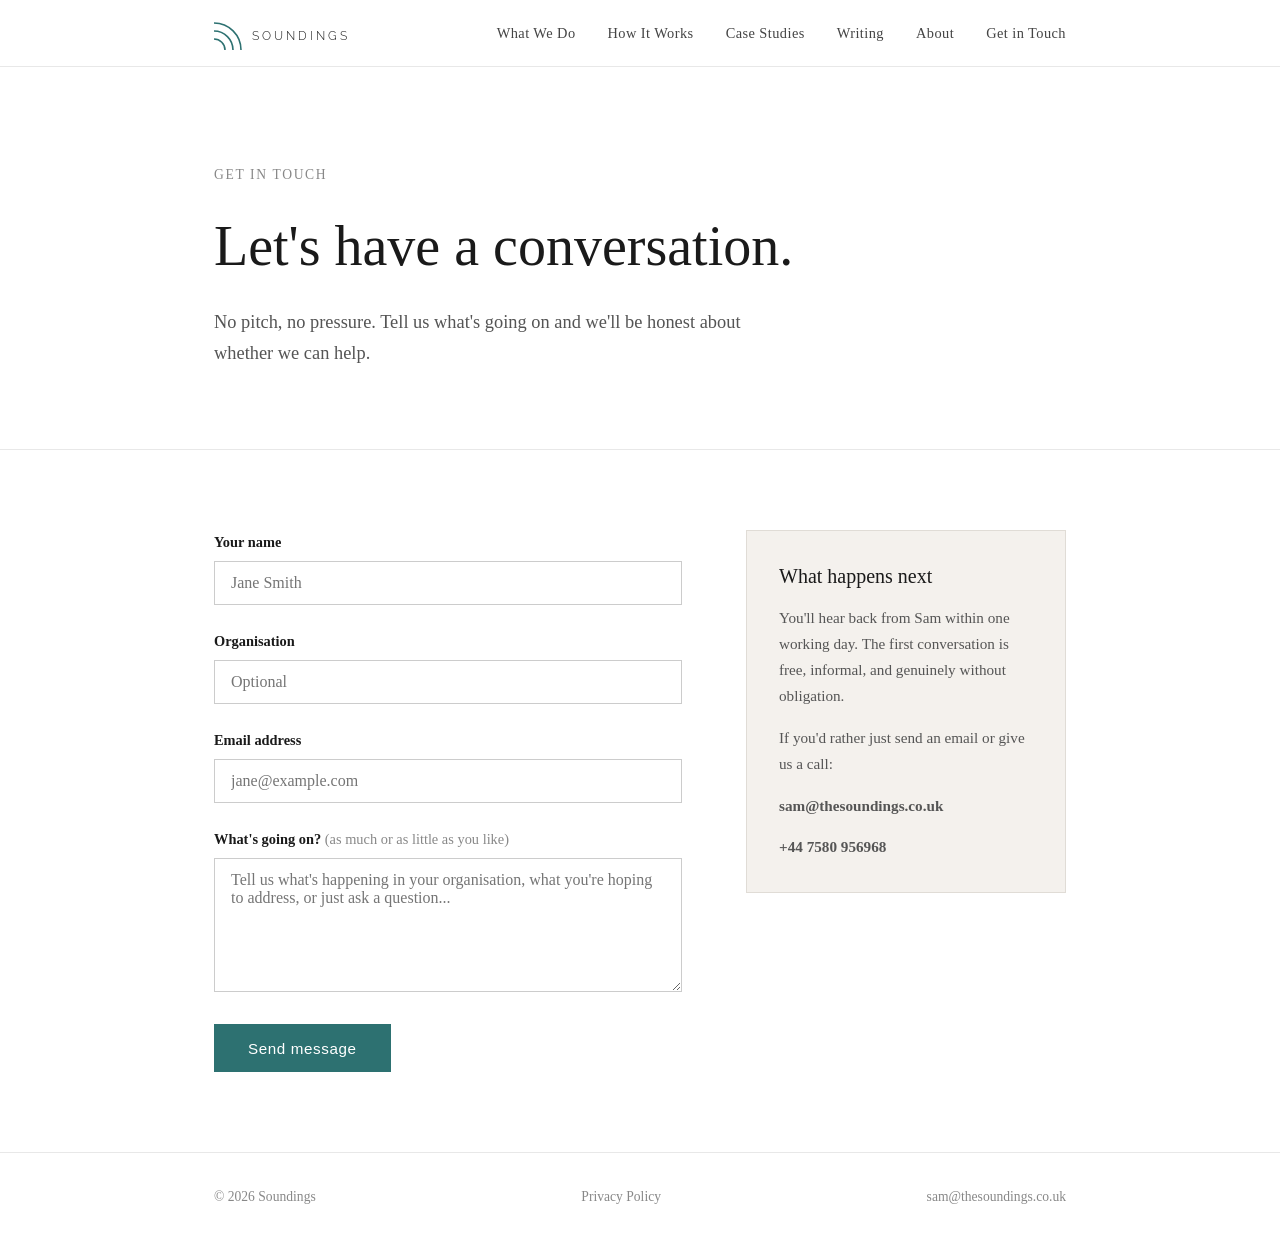
<file: contact.html>
<!DOCTYPE html>
<html lang="en">
<head>
  <meta charset="UTF-8" />
  <meta name="viewport" content="width=device-width, initial-scale=1.0" />
  <title>Get in Touch — Soundings</title>
  <meta name="description" content="Start a conversation with Soundings. No pitch, no pressure — just a chance to talk." />
  <link rel="preconnect" href="https://fonts.googleapis.com">
  <link rel="preconnect" href="https://fonts.gstatic.com" crossorigin>
  <link href="https://fonts.googleapis.com/css2?family=Raleway:wght@300&display=swap" rel="stylesheet">
  <link rel="icon" href="favicon.svg" type="image/svg+xml">
  <link rel="stylesheet" href="style.css" />
</head>
<body>

  <nav>
    <div class="nav-inner">
      <a href="index.html" class="nav-logo">
        <svg width="180" height="34" viewBox="0 0 180 34" fill="none" xmlns="http://www.w3.org/2000/svg" role="img" aria-label="Soundings">
          <path d="M 0 23 A 11 11 0 0 1 11 34" stroke="#2d7171" stroke-width="1.6" stroke-linecap="round"/>
          <path d="M 0 15 A 19 19 0 0 1 19 34" stroke="#2d7171" stroke-width="1.6" stroke-linecap="round"/>
          <path d="M 0 7  A 27 27 0 0 1 27 34" stroke="#2d7171" stroke-width="1.6" stroke-linecap="round"/>
          <text x="38" y="24" font-family="'Raleway', sans-serif" font-weight="300" font-size="12" fill="#1a1a1a" letter-spacing="3">SOUNDINGS</text>
        </svg>
      </a>
      <ul class="nav-links">
        <li><a href="what-we-do.html">What We Do</a></li>
        <li><a href="how-it-works.html">How It Works</a></li>
        <li><a href="case-studies.html">Case Studies</a></li>
        <li><a href="writing.html">Writing</a></li>
        <li><a href="about.html">About</a></li>
        <li><a href="contact.html">Get in Touch</a></li>
      </ul>
    </div>
  </nav>

  <section class="hero">
    <div class="container">
      <p class="hero-eyebrow">Get in Touch</p>
      <h1>Let's have a conversation.</h1>
      <p class="hero-sub">No pitch, no pressure. Tell us what's going on and we'll be honest about whether we can help.</p>
    </div>
  </section>

  <section>
    <div class="container contact-layout">

      <div class="contact-form-wrap">
        <form class="contact-form" id="contact-form">

          <div class="form-group">
            <label for="name">Your name</label>
            <input type="text" id="name" name="name" required placeholder="Jane Smith" />
          </div>

          <div class="form-group">
            <label for="org">Organisation</label>
            <input type="text" id="org" name="organisation" placeholder="Optional" />
          </div>

          <div class="form-group">
            <label for="email">Email address</label>
            <input type="email" id="email" name="email" required placeholder="jane@example.com" />
          </div>

          <div class="form-group">
            <label for="message">What's going on? <span style="color:#888; font-weight:normal;">(as much or as little as you like)</span></label>
            <textarea id="message" name="message" rows="6" required placeholder="Tell us what's happening in your organisation, what you're hoping to address, or just ask a question..."></textarea>
          </div>

          <button type="submit" class="btn btn-primary" id="submit-btn">Send message</button>
          <div id="form-status" style="margin-top: 1.25rem; display: none;"></div>
        </form>
      </div>

      <div class="contact-info" style="background: #f4f1ed; padding: 2rem; border: 1px solid #e0dcd6;">
        <h3>What happens next</h3>
        <p>You'll hear back from Sam within one working day. The first conversation is free, informal, and genuinely without obligation.</p>
        <p>If you'd rather just send an email or give us a call:</p>
        <p><a href="mailto:sam@thesoundings.co.uk"><strong>sam@thesoundings.co.uk</strong></a></p>
        <p><a href="tel:+447580956968"><strong>+44 7580 956968</strong></a></p>
      </div>

    </div>
  </section>

  <footer>
    <div class="footer-inner">
      <span>© 2026 Soundings</span>
      <span><a href="privacy.html">Privacy Policy</a></span>
      <span><a href="mailto:sam@thesoundings.co.uk">sam@thesoundings.co.uk</a></span>
    </div>
  </footer>

  <script>
    const SCRIPT_URL = 'https://script.google.com/macros/s/AKfycbwzX4bSfGi940hJcyNQTfdouJHBpyPYJH3W5Y0QiZF3_V0r7poaF0SyB3BaE_itwkvF/exec';

    const form = document.getElementById('contact-form');
    const btn = document.getElementById('submit-btn');
    const status = document.getElementById('form-status');

    form.addEventListener('submit', function(e) {
      e.preventDefault();
      if (!form.checkValidity()) { form.reportValidity(); return; }

      btn.textContent = 'Sending…';
      btn.disabled = true;

      const params = new URLSearchParams();
      params.append('name', form.name.value);
      params.append('organisation', form.organisation.value);
      params.append('email', form.email.value);
      params.append('message', form.message.value);

      fetch(SCRIPT_URL, { method: 'POST', body: params, mode: 'no-cors' })
        .then(function() {
          form.style.display = 'none';
          status.style.display = 'block';
          status.innerHTML = '<p style="color:#2d7171; font-size:1.05rem;"><strong>Message sent.</strong> Sam will be in touch within one working day.</p>';
        })
        .catch(function() {
          btn.textContent = 'Send message';
          btn.disabled = false;
          status.style.display = 'block';
          status.innerHTML = '<p style="color:#c0392b;">Something went wrong — please try again or email <a href="mailto:sam@thesoundings.co.uk">sam@thesoundings.co.uk</a> directly.</p>';
        });
    });
  </script>

</body>
</html>
</file>
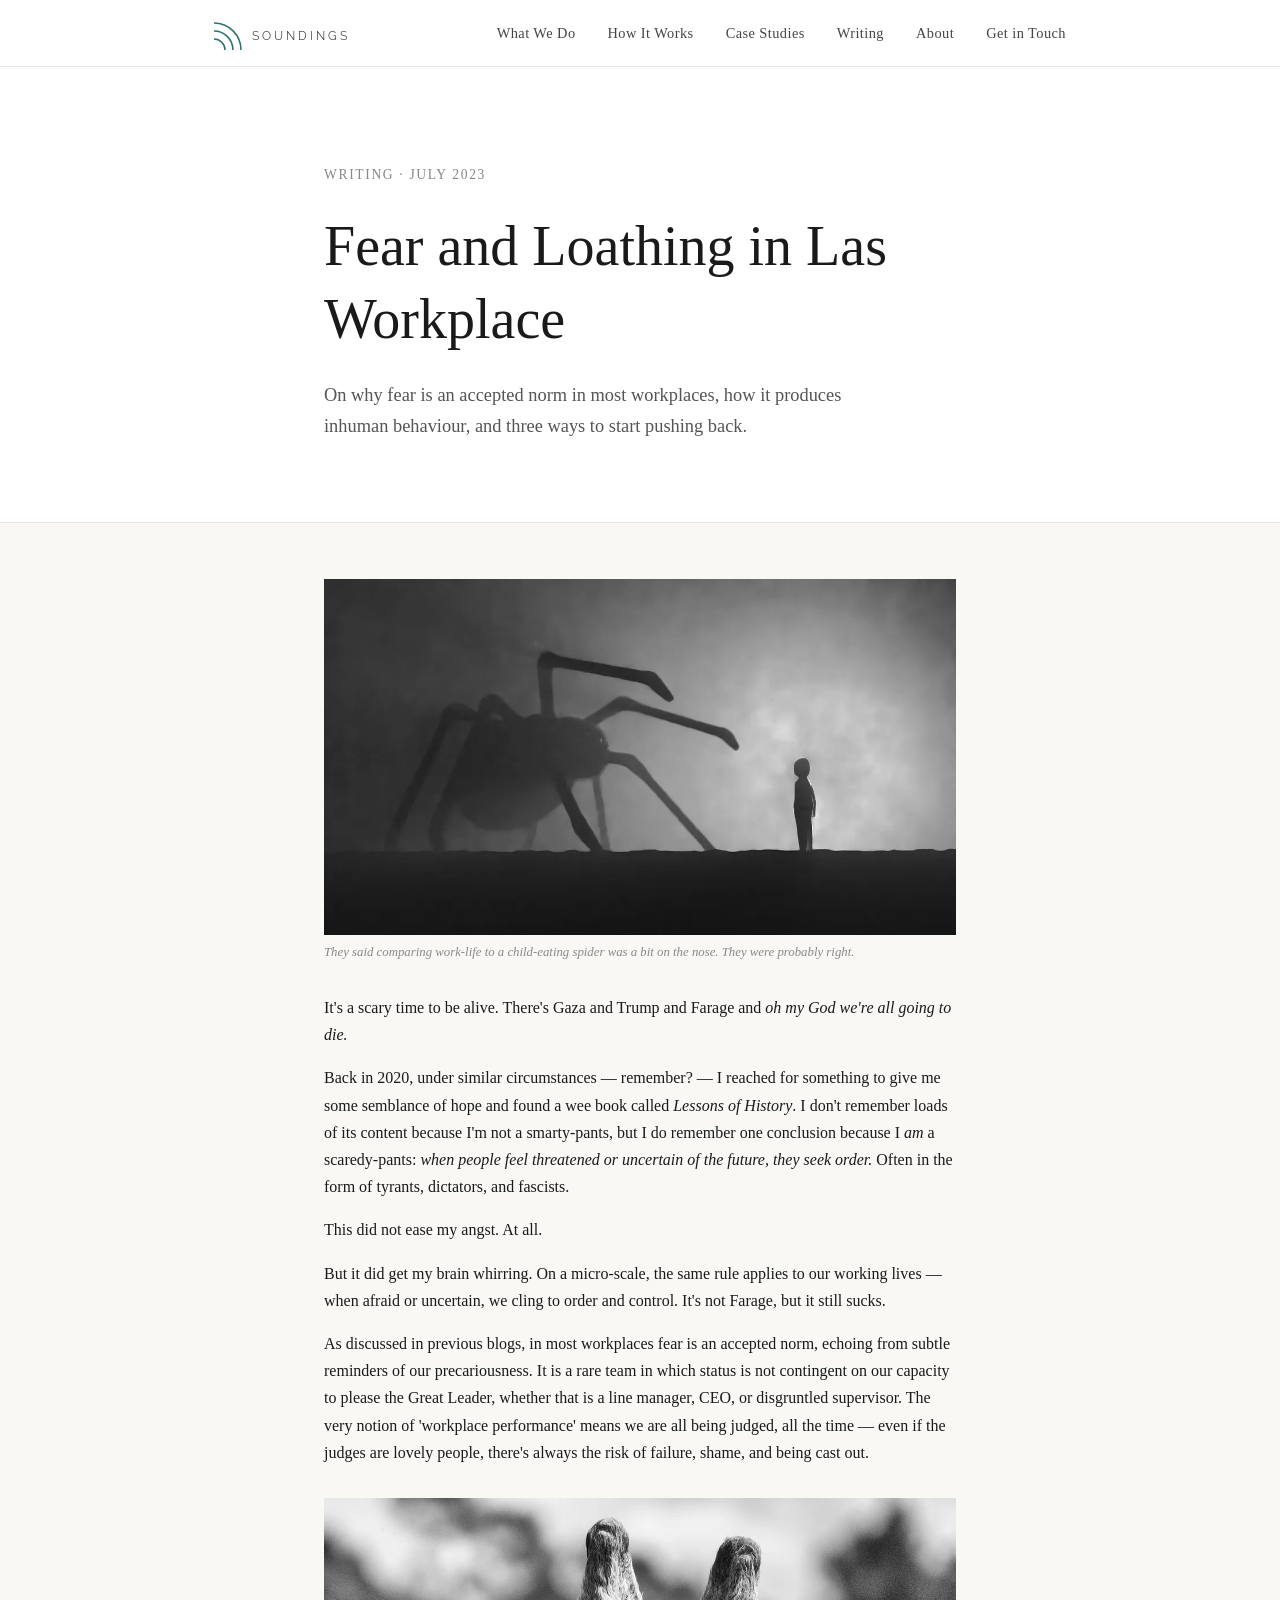
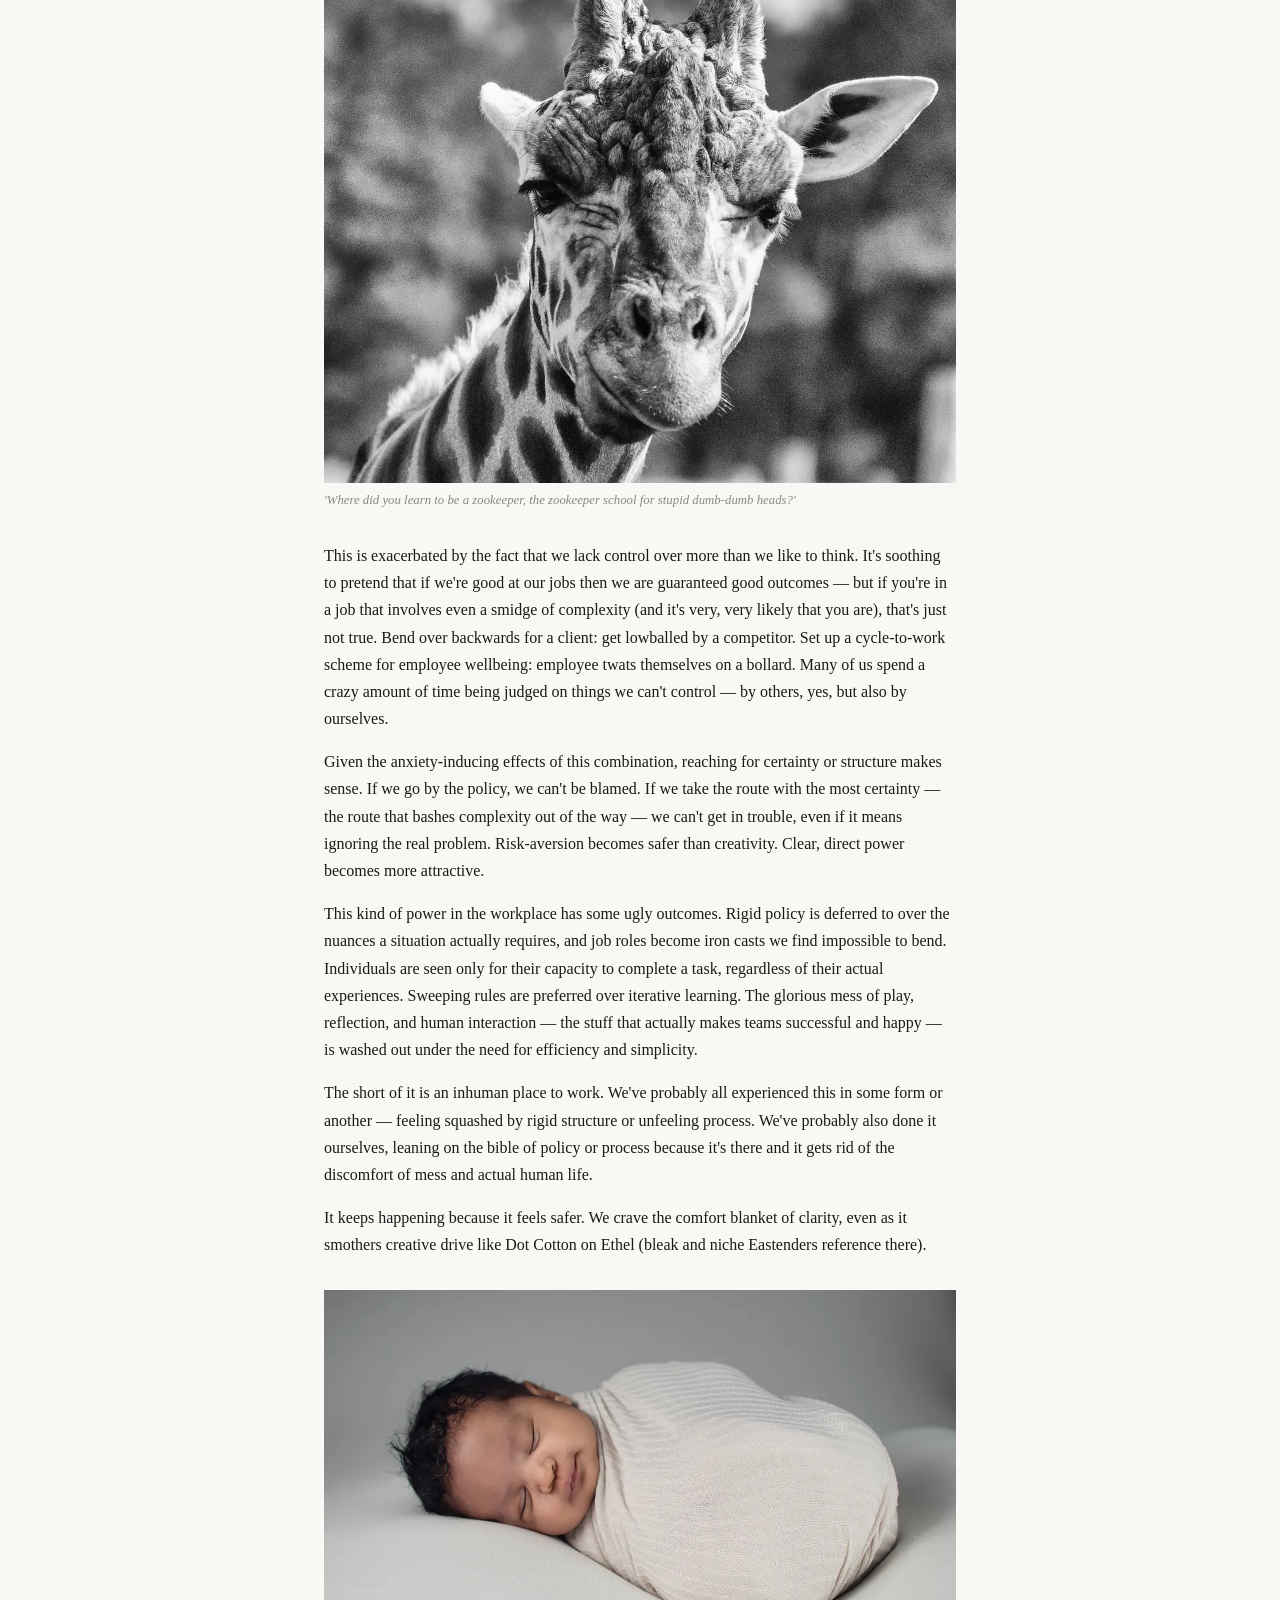
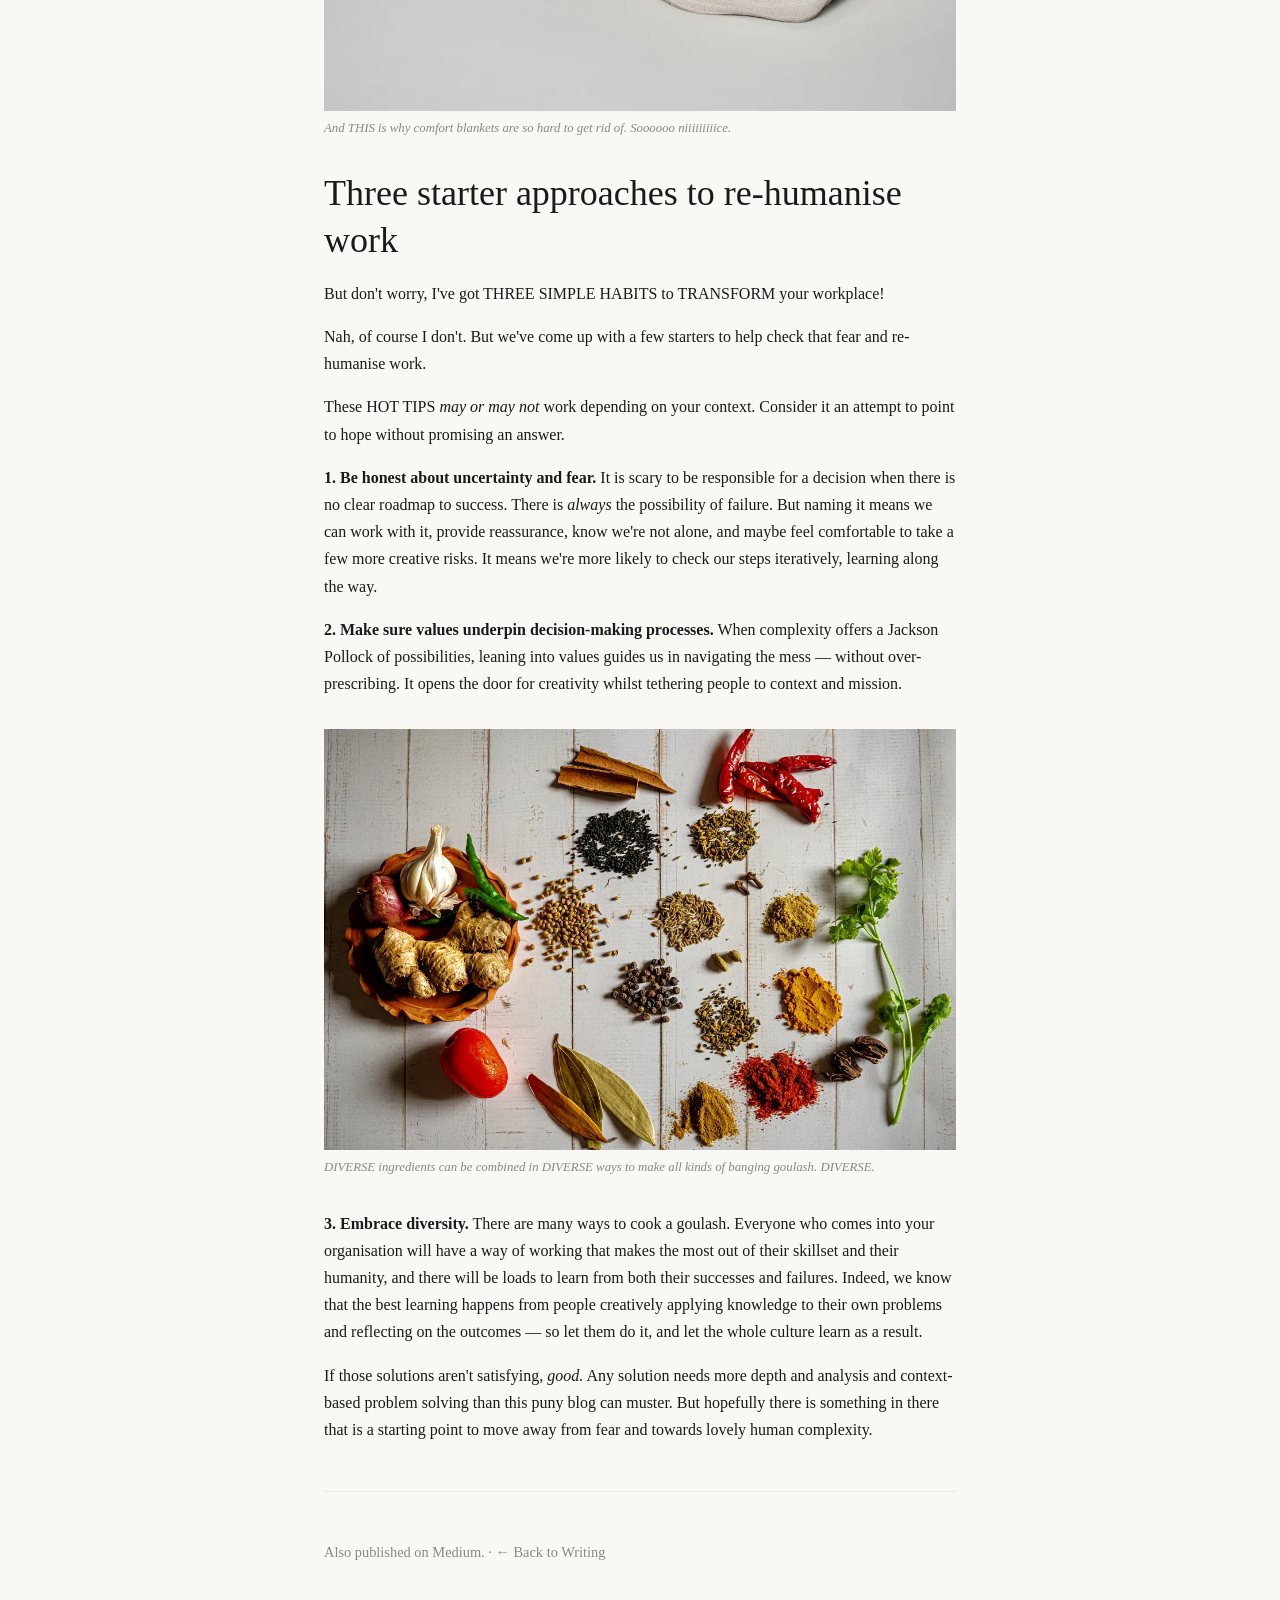
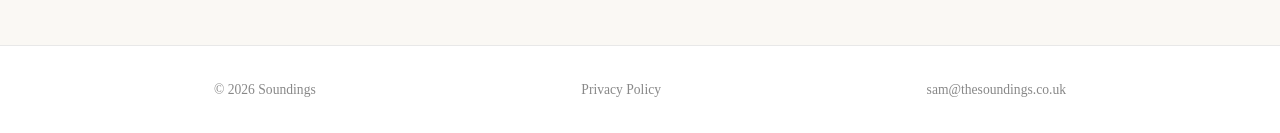
<file: fear-and-loathing.html>
<!DOCTYPE html>
<html lang="en">
<head>
  <meta charset="UTF-8" />
  <meta name="viewport" content="width=device-width, initial-scale=1.0" />
  <title>Fear and Loathing in Las Workplace — Soundings</title>
  <meta name="description" content="On why fear is an accepted norm in most workplaces, how it produces inhuman behaviour, and three ways to start pushing back." />
  <link rel="canonical" href="https://thesoundings.co.uk/fear-and-loathing.html" />
  <link rel="preconnect" href="https://fonts.googleapis.com">
  <link rel="preconnect" href="https://fonts.gstatic.com" crossorigin>
  <link href="https://fonts.googleapis.com/css2?family=Raleway:wght@300&display=swap" rel="stylesheet">
  <link rel="icon" href="favicon.svg" type="image/svg+xml">
  <meta property="og:type" content="article" />
  <meta property="og:site_name" content="Soundings" />
  <meta property="og:title" content="Fear and Loathing in Las Workplace — Soundings" />
  <meta property="og:description" content="On why fear is an accepted norm in most workplaces, how it produces inhuman behaviour, and three ways to start pushing back." />
  <meta property="og:url" content="https://thesoundings.co.uk/fear-and-loathing.html" />
  <meta property="og:image" content="https://thesoundings.co.uk/sam-second.jpg" />
  <meta name="twitter:card" content="summary_large_image" />
  <link rel="stylesheet" href="style.css" />
  <script type="application/ld+json">
  {
    "@context": "https://schema.org",
    "@type": "Article",
    "headline": "Fear and Loathing in Las Workplace",
    "description": "Why fear is an accepted norm in most workplaces, how it produces inhuman behaviour, and three ways to start pushing back.",
    "url": "https://thesoundings.co.uk/fear-and-loathing.html",
    "author": { "@type": "Person", "name": "Sam Kammerling", "url": "https://thesoundings.co.uk/about.html" },
    "publisher": { "@type": "Organization", "name": "Soundings", "url": "https://thesoundings.co.uk" }
  }
  </script>
</head>
<body>

  <nav>
    <div class="nav-inner">
      <a href="/" class="nav-logo">
        <svg width="180" height="34" viewBox="0 0 180 34" fill="none" xmlns="http://www.w3.org/2000/svg" role="img" aria-label="Soundings">
          <path d="M 0 23 A 11 11 0 0 1 11 34" stroke="#2d7171" stroke-width="1.6" stroke-linecap="round"/>
          <path d="M 0 15 A 19 19 0 0 1 19 34" stroke="#2d7171" stroke-width="1.6" stroke-linecap="round"/>
          <path d="M 0 7  A 27 27 0 0 1 27 34" stroke="#2d7171" stroke-width="1.6" stroke-linecap="round"/>
          <text x="38" y="24" font-family="'Raleway', sans-serif" font-weight="300" font-size="12" fill="#1a1a1a" letter-spacing="3">SOUNDINGS</text>
        </svg>
      </a>
      <ul class="nav-links">
        <li><a href="what-we-do.html">What We Do</a></li>
        <li><a href="how-it-works.html">How It Works</a></li>
        <li><a href="case-studies.html">Case Studies</a></li>
        <li><a href="writing.html">Writing</a></li>
        <li><a href="about.html">About</a></li>
        <li><a href="contact.html">Get in Touch</a></li>
      </ul>
    </div>
  </nav>

  <section class="hero">
    <div class="container" style="max-width: 680px;">
      <p class="hero-eyebrow">Writing · July 2023</p>
      <h1>Fear and Loathing in Las Workplace</h1>
      <p class="hero-sub">On why fear is an accepted norm in most workplaces, how it produces inhuman behaviour, and three ways to start pushing back.</p>
    </div>
  </section>

  <section style="padding-top: 1.5rem; padding-bottom: 5rem; background: #faf8f4;">
    <div class="container" style="max-width: 680px;">

      <figure class="article-figure">
        <img src="fal-1.webp" alt="They said comparing work-life to a child-eating spider was a bit on the nose" />
        <figcaption>They said comparing work-life to a child-eating spider was a bit on the nose. They were probably right.</figcaption>
      </figure>

      <p>It's a scary time to be alive. There's Gaza and Trump and Farage and <em>oh my God we're all going to die.</em></p>

      <p>Back in 2020, under similar circumstances — remember? — I reached for something to give me some semblance of hope and found a wee book called <em>Lessons of History</em>. I don't remember loads of its content because I'm not a smarty-pants, but I do remember one conclusion because I <em>am</em> a scaredy-pants: <em>when people feel threatened or uncertain of the future, they seek order.</em> Often in the form of tyrants, dictators, and fascists.</p>

      <p>This did not ease my angst. At all.</p>

      <p>But it did get my brain whirring. On a micro-scale, the same rule applies to our working lives — when afraid or uncertain, we cling to order and control. It's not Farage, but it still sucks.</p>

      <p>As discussed in previous blogs, in most workplaces fear is an accepted norm, echoing from subtle reminders of our precariousness. It is a rare team in which status is not contingent on our capacity to please the Great Leader, whether that is a line manager, CEO, or disgruntled supervisor. The very notion of 'workplace performance' means we are all being judged, all the time — even if the judges are lovely people, there's always the risk of failure, shame, and being cast out.</p>

      <figure class="article-figure">
        <img src="fal-2.webp" alt="Where did you learn to be a zookeeper" />
        <figcaption>'Where did you learn to be a zookeeper, the zookeeper school for stupid dumb-dumb heads?'</figcaption>
      </figure>

      <p>This is exacerbated by the fact that we lack control over more than we like to think. It's soothing to pretend that if we're good at our jobs then we are guaranteed good outcomes — but if you're in a job that involves even a smidge of complexity (and it's very, very likely that you are), that's just not true. Bend over backwards for a client: get lowballed by a competitor. Set up a cycle-to-work scheme for employee wellbeing: employee twats themselves on a bollard. Many of us spend a crazy amount of time being judged on things we can't control — by others, yes, but also by ourselves.</p>

      <p>Given the anxiety-inducing effects of this combination, reaching for certainty or structure makes sense. If we go by the policy, we can't be blamed. If we take the route with the most certainty — the route that bashes complexity out of the way — we can't get in trouble, even if it means ignoring the real problem. Risk-aversion becomes safer than creativity. Clear, direct power becomes more attractive.</p>

      <p>This kind of power in the workplace has some ugly outcomes. Rigid policy is deferred to over the nuances a situation actually requires, and job roles become iron casts we find impossible to bend. Individuals are seen only for their capacity to complete a task, regardless of their actual experiences. Sweeping rules are preferred over iterative learning. The glorious mess of play, reflection, and human interaction — the stuff that actually makes teams successful and happy — is washed out under the need for efficiency and simplicity.</p>

      <p>The short of it is an inhuman place to work. We've probably all experienced this in some form or another — feeling squashed by rigid structure or unfeeling process. We've probably also done it ourselves, leaning on the bible of policy or process because it's there and it gets rid of the discomfort of mess and actual human life.</p>

      <p>It keeps happening because it feels safer. We crave the comfort blanket of clarity, even as it smothers creative drive like Dot Cotton on Ethel (bleak and niche Eastenders reference there).</p>

      <figure class="article-figure">
        <img src="fal-3.webp" alt="Comfort blankets" />
        <figcaption>And THIS is why comfort blankets are so hard to get rid of. Soooooo niiiiiiiiice.</figcaption>
      </figure>

      <h2>Three starter approaches to re-humanise work</h2>

      <p>But don't worry, I've got THREE SIMPLE HABITS to TRANSFORM your workplace!</p>

      <p>Nah, of course I don't. But we've come up with a few starters to help check that fear and re-humanise work.</p>

      <p>These HOT TIPS <em>may or may not</em> work depending on your context. Consider it an attempt to point to hope without promising an answer.</p>

      <p><strong>1. Be honest about uncertainty and fear.</strong> It is scary to be responsible for a decision when there is no clear roadmap to success. There is <em>always</em> the possibility of failure. But naming it means we can work with it, provide reassurance, know we're not alone, and maybe feel comfortable to take a few more creative risks. It means we're more likely to check our steps iteratively, learning along the way.</p>

      <p><strong>2. Make sure values underpin decision-making processes.</strong> When complexity offers a Jackson Pollock of possibilities, leaning into values guides us in navigating the mess — without over-prescribing. It opens the door for creativity whilst tethering people to context and mission.</p>

      <figure class="article-figure">
        <img src="fal-4.webp" alt="Diverse ingredients" />
        <figcaption>DIVERSE ingredients can be combined in DIVERSE ways to make all kinds of banging goulash. DIVERSE.</figcaption>
      </figure>

      <p><strong>3. Embrace diversity.</strong> There are many ways to cook a goulash. Everyone who comes into your organisation will have a way of working that makes the most out of their skillset and their humanity, and there will be loads to learn from both their successes and failures. Indeed, we know that the best learning happens from people creatively applying knowledge to their own problems and reflecting on the outcomes — so let them do it, and let the whole culture learn as a result.</p>

      <p>If those solutions aren't satisfying, <em>good.</em> Any solution needs more depth and analysis and context-based problem solving than this puny blog can muster. But hopefully there is something in there that is a starting point to move away from fear and towards lovely human complexity.</p>

      <hr class="divider" style="margin: 3rem 0;" />

      <p style="color: #888; font-size: 0.9rem;">Also published on <a href="https://medium.com/@sam_33267/fear-and-loathing-in-las-workplace-b1a8990c4930" target="_blank" rel="noopener" style="color: #888;">Medium</a>. · <a href="writing.html" style="color: #888;">← Back to Writing</a></p>

    </div>
  </section>

  <footer>
    <div class="footer-inner">
      <span>© 2026 Soundings</span>
      <span><a href="privacy.html">Privacy Policy</a></span>
      <span><a href="mailto:sam@thesoundings.co.uk">sam@thesoundings.co.uk</a></span>
    </div>
  </footer>

</body>
</html>
</file>
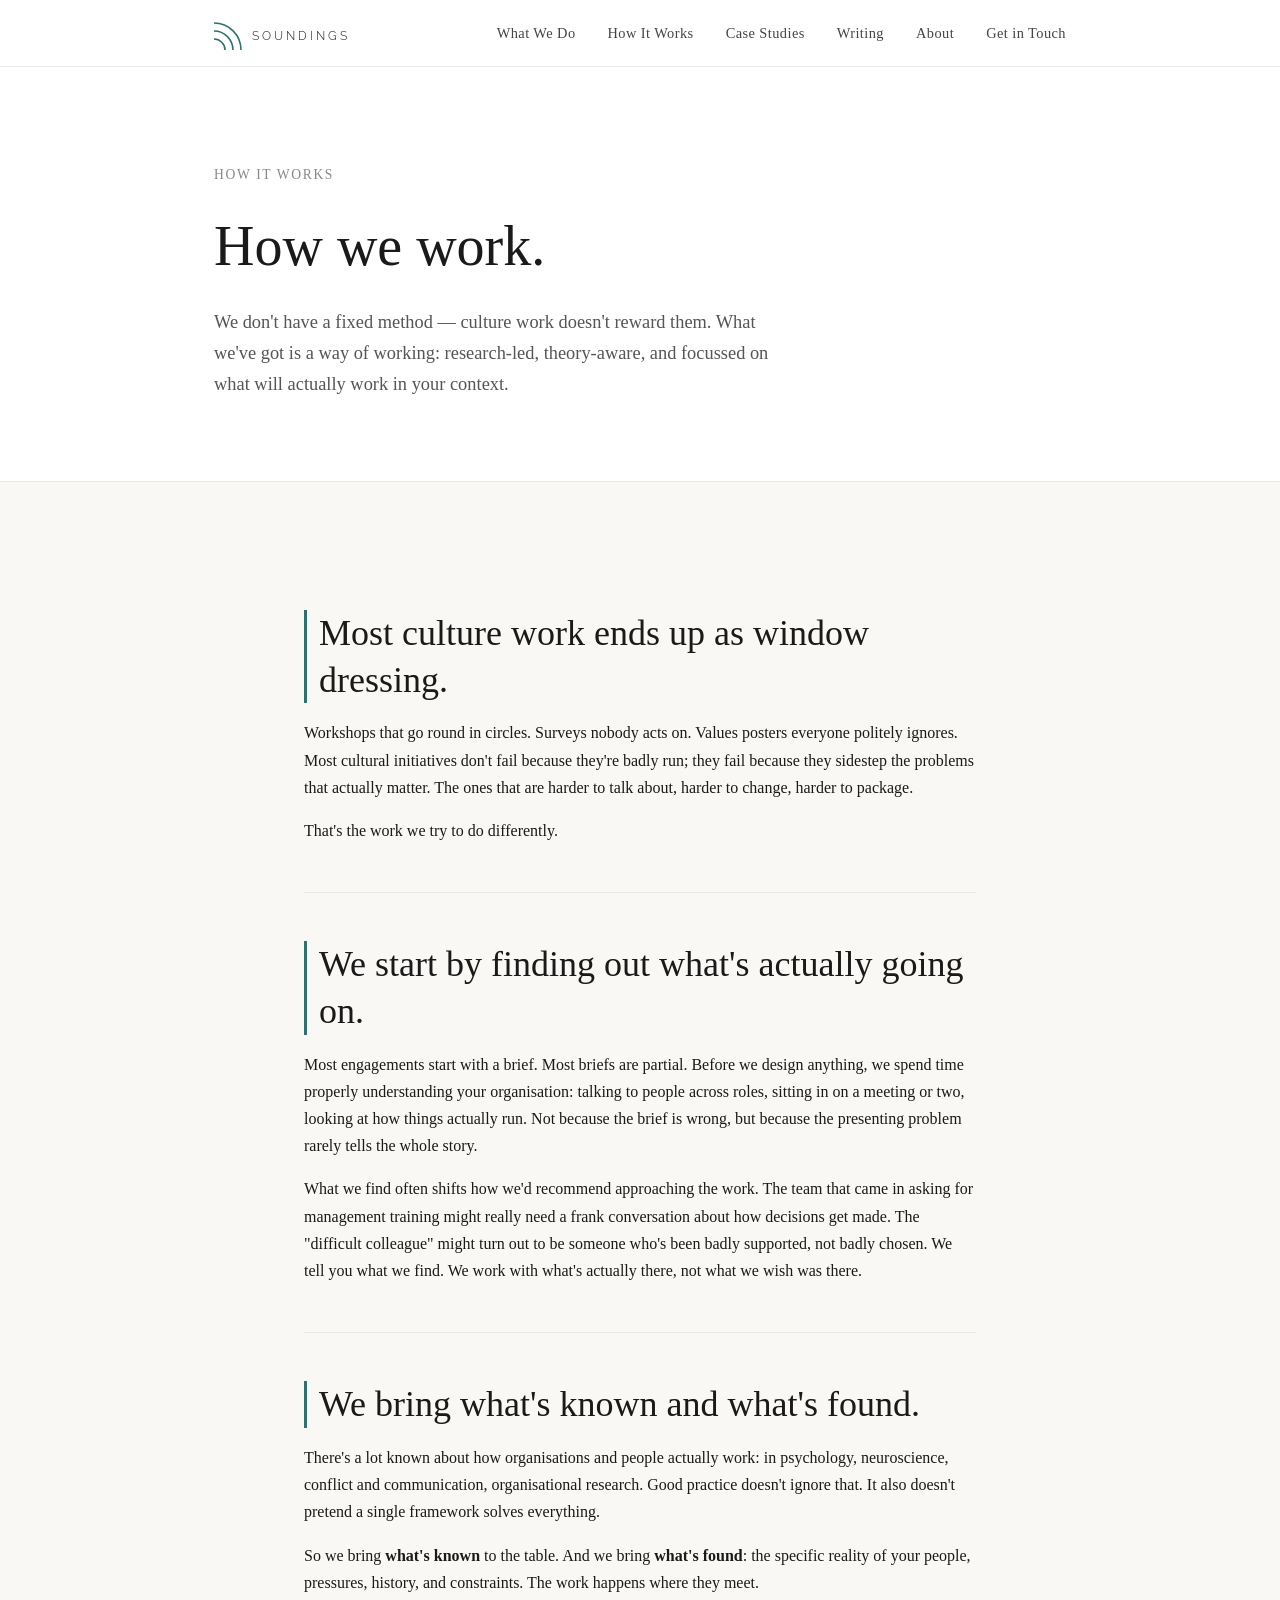
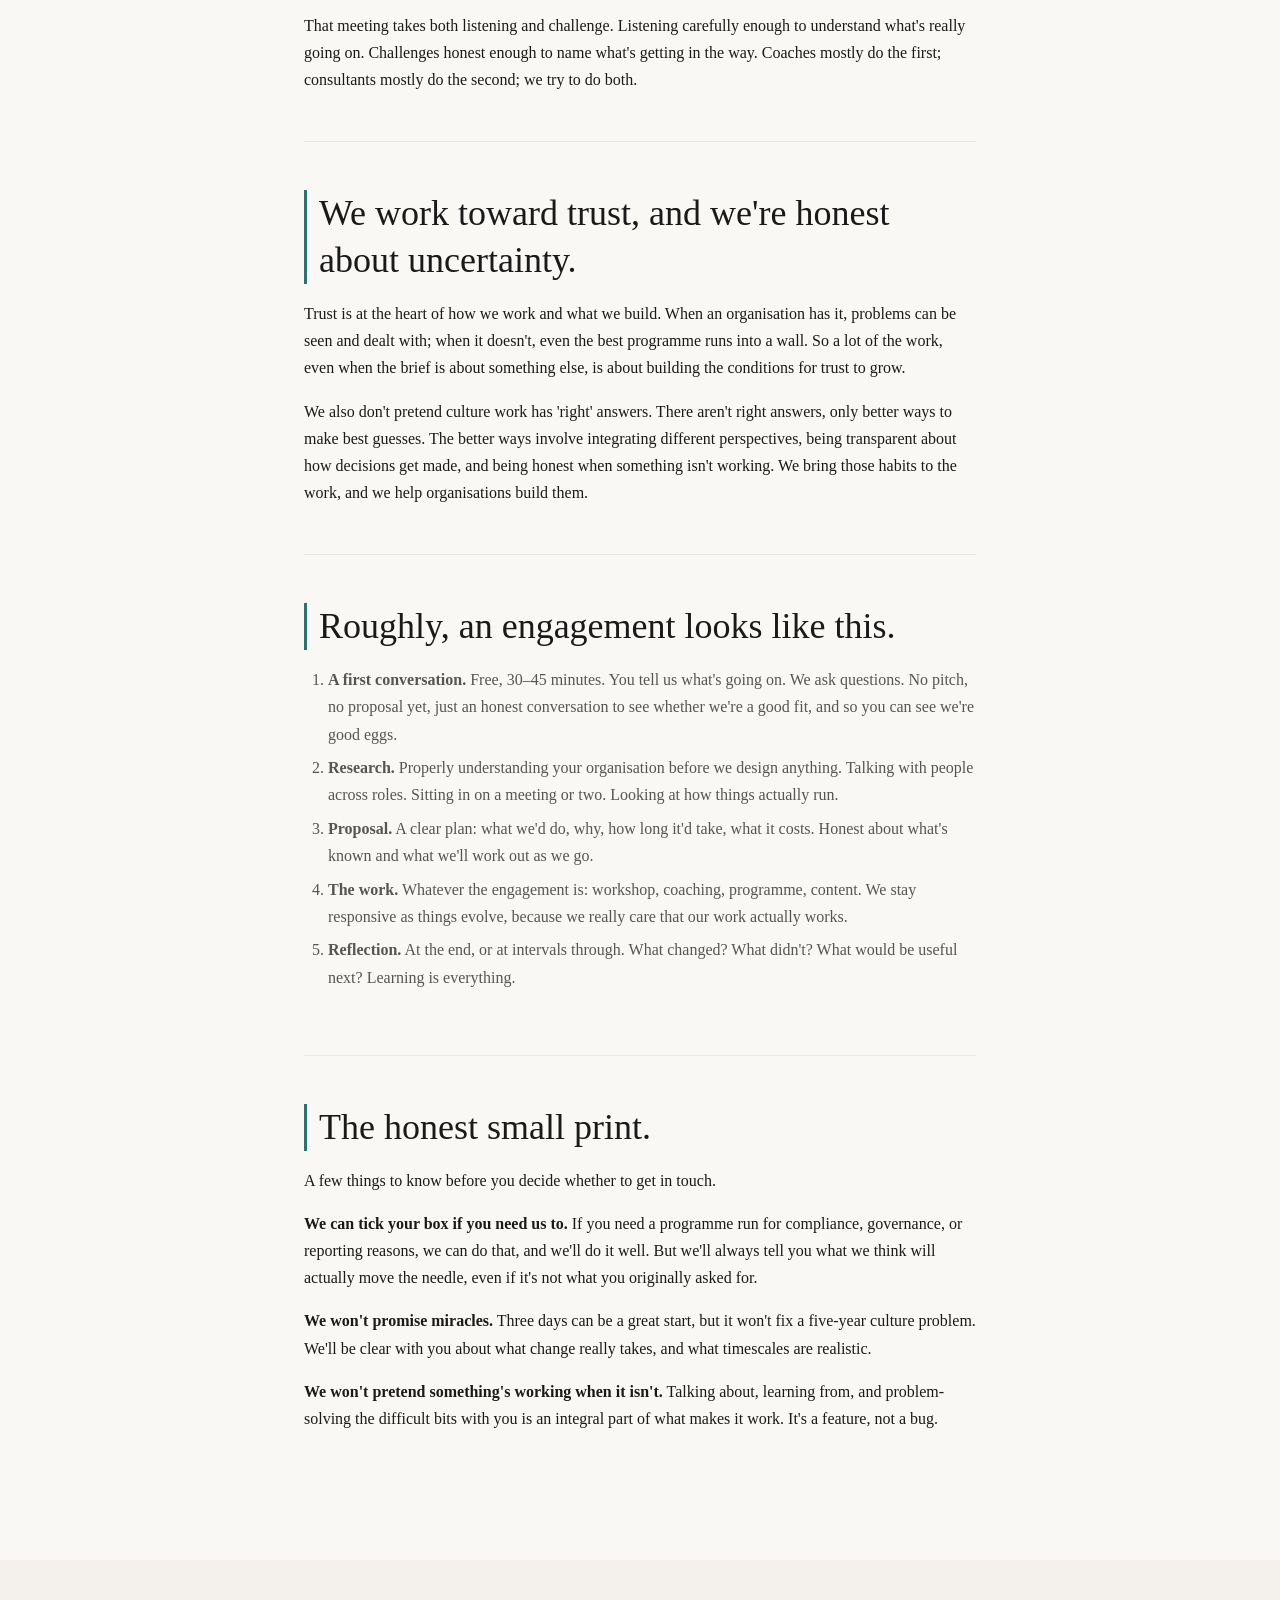
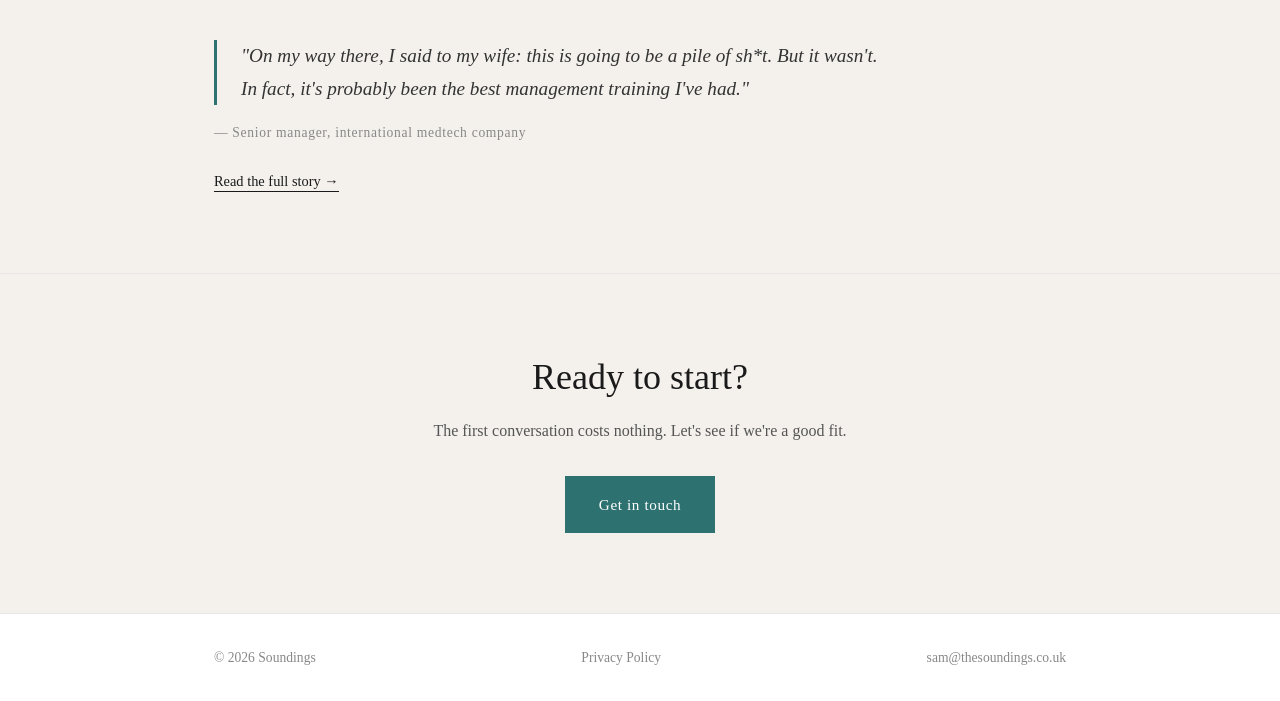
<file: how-it-works.html>
<!DOCTYPE html>
<html lang="en">
<head>
  <meta charset="UTF-8" />
  <meta name="viewport" content="width=device-width, initial-scale=1.0" />
  <title>How It Works — Soundings</title>
  <meta name="description" content="How we work — research-led, theory-aware, allergic to window dressing. The rough shape of an engagement with Soundings." />
  <link rel="preconnect" href="https://fonts.googleapis.com">
  <link rel="preconnect" href="https://fonts.gstatic.com" crossorigin>
  <link href="https://fonts.googleapis.com/css2?family=Raleway:wght@300&display=swap" rel="stylesheet">
  <link rel="icon" href="favicon.svg" type="image/svg+xml">
  <link rel="canonical" href="https://thesoundings.co.uk/how-it-works.html" />
  <meta property="og:type" content="website" />
  <meta property="og:site_name" content="Soundings" />
  <meta property="og:title" content="How It Works — Soundings" />
  <meta property="og:description" content="How we work — research-led, theory-aware, allergic to window dressing. The rough shape of an engagement with Soundings." />
  <meta property="og:url" content="https://thesoundings.co.uk/how-it-works.html" />
  <meta property="og:image" content="https://thesoundings.co.uk/sam-second.jpg" />
  <meta name="twitter:card" content="summary_large_image" />
  <link rel="stylesheet" href="style.css" />
</head>
<body>

  <nav>
    <div class="nav-inner">
      <a href="/" class="nav-logo">
        <svg width="180" height="34" viewBox="0 0 180 34" fill="none" xmlns="http://www.w3.org/2000/svg" role="img" aria-label="Soundings">
          <path d="M 0 23 A 11 11 0 0 1 11 34" stroke="#2d7171" stroke-width="1.6" stroke-linecap="round"/>
          <path d="M 0 15 A 19 19 0 0 1 19 34" stroke="#2d7171" stroke-width="1.6" stroke-linecap="round"/>
          <path d="M 0 7  A 27 27 0 0 1 27 34" stroke="#2d7171" stroke-width="1.6" stroke-linecap="round"/>
          <text x="38" y="24" font-family="'Raleway', sans-serif" font-weight="300" font-size="12" fill="#1a1a1a" letter-spacing="3">SOUNDINGS</text>
        </svg>
      </a>
      <ul class="nav-links">
        <li><a href="what-we-do.html">What We Do</a></li>
        <li><a href="how-it-works.html">How It Works</a></li>
        <li><a href="case-studies.html">Case Studies</a></li>
        <li><a href="writing.html">Writing</a></li>
        <li><a href="about.html">About</a></li>
        <li><a href="contact.html">Get in Touch</a></li>
      </ul>
    </div>
  </nav>

  <section class="hero">
    <div class="container">
      <p class="hero-eyebrow">How It Works</p>
      <h1>How we work.</h1>
      <p class="hero-sub">We don't have a fixed method — culture work doesn't reward them. What we've got is a way of working: research-led, theory-aware, and focussed on what will actually work in your context.</p>
    </div>
  </section>

  <section style="background: #faf8f4;">
    <div class="container" style="max-width: 720px;">

      <div class="offering">
        <h2>Most culture work ends up as window dressing.</h2>
        <p>Workshops that go round in circles. Surveys nobody acts on. Values posters everyone politely ignores. Most cultural initiatives don't fail because they're badly run; they fail because they sidestep the problems that actually matter. The ones that are harder to talk about, harder to change, harder to package.</p>
        <p>That's the work we try to do differently.</p>
      </div>

      <hr class="divider" />

      <div class="offering">
        <h2>We start by finding out what's actually going on.</h2>
        <p>Most engagements start with a brief. Most briefs are partial. Before we design anything, we spend time properly understanding your organisation: talking to people across roles, sitting in on a meeting or two, looking at how things actually run. Not because the brief is wrong, but because the presenting problem rarely tells the whole story.</p>
        <p>What we find often shifts how we'd recommend approaching the work. The team that came in asking for management training might really need a frank conversation about how decisions get made. The "difficult colleague" might turn out to be someone who's been badly supported, not badly chosen. We tell you what we find. We work with what's actually there, not what we wish was there.</p>
      </div>

      <hr class="divider" />

      <div class="offering">
        <h2>We bring what's known and what's found.</h2>
        <p>There's a lot known about how organisations and people actually work: in psychology, neuroscience, conflict and communication, organisational research. Good practice doesn't ignore that. It also doesn't pretend a single framework solves everything.</p>
        <p>So we bring <strong>what's known</strong> to the table. And we bring <strong>what's found</strong>: the specific reality of your people, pressures, history, and constraints. The work happens where they meet.</p>
        <p>That meeting takes both listening and challenge. Listening carefully enough to understand what's really going on. Challenges honest enough to name what's getting in the way. Coaches mostly do the first; consultants mostly do the second; we try to do both.</p>
      </div>

      <hr class="divider" />

      <div class="offering">
        <h2>We work toward trust, and we're honest about uncertainty.</h2>
        <p>Trust is at the heart of how we work and what we build. When an organisation has it, problems can be seen and dealt with; when it doesn't, even the best programme runs into a wall. So a lot of the work, even when the brief is about something else, is about building the conditions for trust to grow.</p>
        <p>We also don't pretend culture work has 'right' answers. There aren't right answers, only better ways to make best guesses. The better ways involve integrating different perspectives, being transparent about how decisions get made, and being honest when something isn't working. We bring those habits to the work, and we help organisations build them.</p>
      </div>

      <hr class="divider" />

      <div class="offering">
        <h2>Roughly, an engagement looks like this.</h2>
        <ol class="offering-list" style="list-style: decimal; margin-left: 1.5rem;">
          <li><strong>A first conversation.</strong> Free, 30–45 minutes. You tell us what's going on. We ask questions. No pitch, no proposal yet, just an honest conversation to see whether we're a good fit, and so you can see we're good eggs.</li>
          <li><strong>Research.</strong> Properly understanding your organisation before we design anything. Talking with people across roles. Sitting in on a meeting or two. Looking at how things actually run.</li>
          <li><strong>Proposal.</strong> A clear plan: what we'd do, why, how long it'd take, what it costs. Honest about what's known and what we'll work out as we go.</li>
          <li><strong>The work.</strong> Whatever the engagement is: workshop, coaching, programme, content. We stay responsive as things evolve, because we really care that our work actually works.</li>
          <li><strong>Reflection.</strong> At the end, or at intervals through. What changed? What didn't? What would be useful next? Learning is everything.</li>
        </ol>
      </div>

      <hr class="divider" />

      <div class="offering">
        <h2>The honest small print.</h2>
        <p>A few things to know before you decide whether to get in touch.</p>

        <p><strong>We can tick your box if you need us to.</strong> If you need a programme run for compliance, governance, or reporting reasons, we can do that, and we'll do it well. But we'll always tell you what we think will actually move the needle, even if it's not what you originally asked for.</p>

        <p><strong>We won't promise miracles.</strong> Three days can be a great start, but it won't fix a five-year culture problem. We'll be clear with you about what change really takes, and what timescales are realistic.</p>

        <p><strong>We won't pretend something's working when it isn't.</strong> Talking about, learning from, and problem-solving the difficult bits with you is an integral part of what makes it work. It's a feature, not a bug.</p>
      </div>

    </div>
  </section>

  <section class="testimonial-section">
    <div class="container">
      <blockquote>
        "On my way there, I said to my wife: this is going to be a pile of sh*t. But it wasn't. In fact, it's probably been the best management training I've had."
      </blockquote>
      <p class="quote-attr">— Senior manager, international medtech company</p>
      <p style="margin-top: 1.5rem; font-size: 0.9rem;"><a href="case-studies.html" style="color: #1a1a1a; border-bottom: 1px solid #1a1a1a; padding-bottom: 2px;">Read the full story →</a></p>
    </div>
  </section>

  <section class="cta-section">
    <div class="container">
      <h2>Ready to start?</h2>
      <p>The first conversation costs nothing. Let's see if we're a good fit.</p>
      <a href="contact.html" class="btn btn-primary">Get in touch</a>
    </div>
  </section>

  <footer>
    <div class="footer-inner">
      <span>© 2026 Soundings</span>
      <span><a href="privacy.html">Privacy Policy</a></span>
      <span><a href="mailto:sam@thesoundings.co.uk">sam@thesoundings.co.uk</a></span>
    </div>
  </footer>

</body>
</html>
</file>
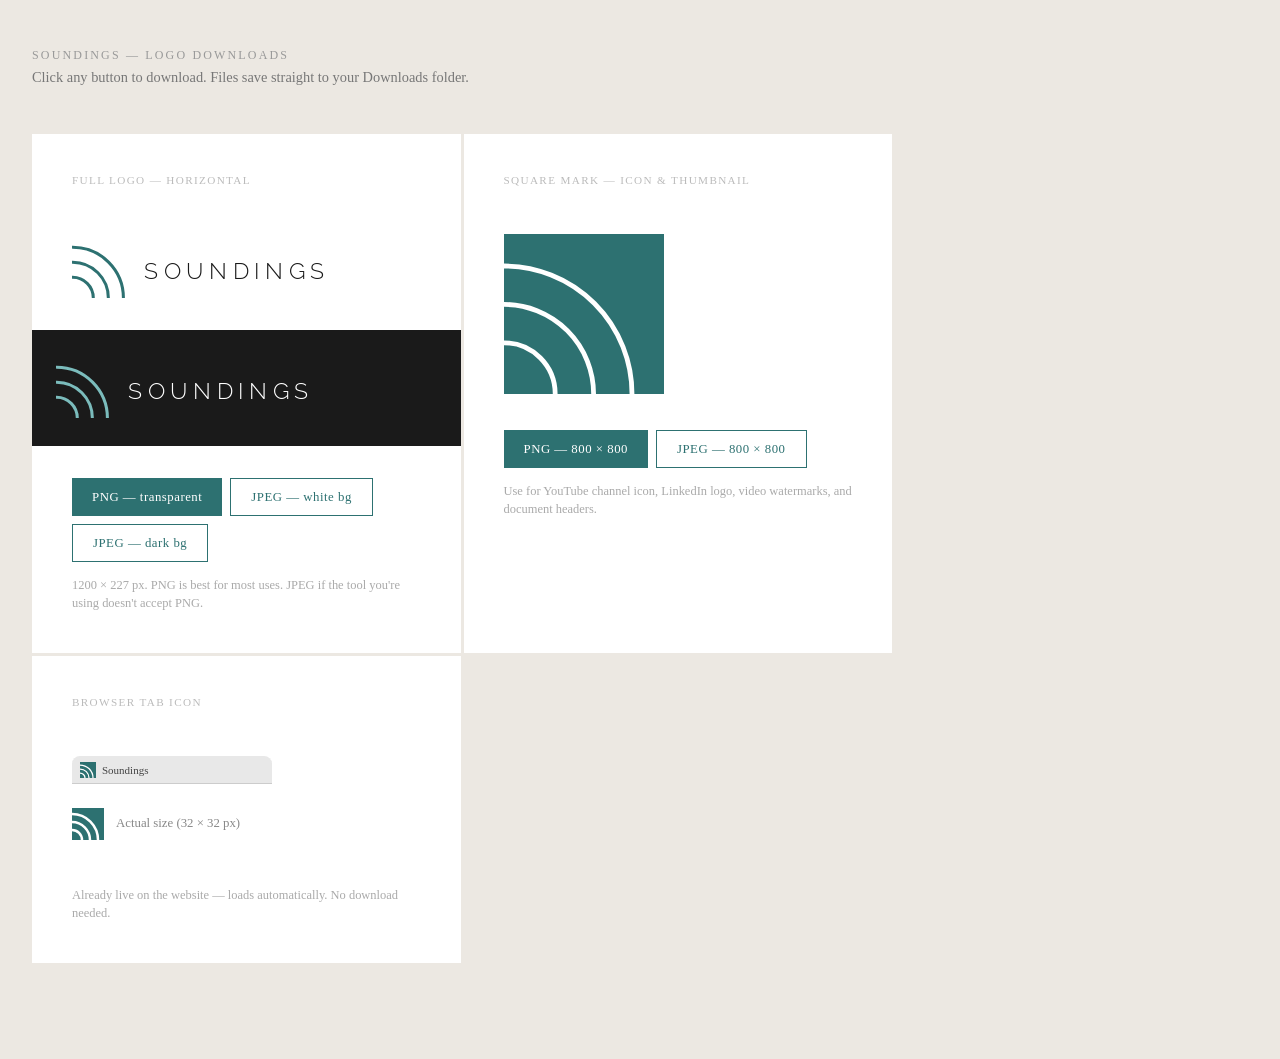
<file: logo-download.html>
<!DOCTYPE html>
<html lang="en">
<head>
  <meta charset="UTF-8" />
  <meta name="viewport" content="width=device-width, initial-scale=1.0" />
  <title>Soundings — Logo Downloads</title>
  <link rel="preconnect" href="https://fonts.googleapis.com">
  <link rel="preconnect" href="https://fonts.gstatic.com" crossorigin>
  <link href="https://fonts.googleapis.com/css2?family=Raleway:wght@300&display=swap" rel="stylesheet">
  <style>
    *, *::before, *::after { box-sizing: border-box; margin: 0; padding: 0; }
    body { font-family: Georgia, serif; background: #ece8e2; padding: 3rem 2rem 6rem; color: #1a1a1a; }
    .page-title { font-size: 0.75rem; letter-spacing: 0.18em; text-transform: uppercase; color: #999; margin-bottom: 0.4rem; }
    .intro { font-size: 0.9rem; color: #777; margin-bottom: 3rem; }
    .grid { display: grid; grid-template-columns: repeat(auto-fit, minmax(340px, 1fr)); gap: 3px; max-width: 860px; }
    .cell { background: #fff; padding: 2.5rem; }
    .cell-label { font-size: 0.7rem; letter-spacing: 0.12em; text-transform: uppercase; color: #bbb; margin-bottom: 1.5rem; }
    .preview { padding: 1.5rem 0 2rem; display: flex; align-items: center; }
    .preview-dark { background: #1a1a1a; padding: 1.5rem; margin: 0 -2.5rem 2rem; }
    .btn-row { display: flex; gap: 0.5rem; flex-wrap: wrap; margin-top: 0.25rem; }
    .btn {
      padding: 0.65rem 1.25rem;
      background: #2d7171; color: #fff; border: none;
      font-family: Georgia, serif; font-size: 0.8rem;
      letter-spacing: 0.04em; cursor: pointer;
    }
    .btn:hover { background: #235959; }
    .btn.secondary {
      background: transparent; color: #2d7171;
      border: 1px solid #2d7171;
    }
    .btn.secondary:hover { background: #f0f8f8; }
    .note { font-size: 0.78rem; color: #aaa; margin-top: 0.85rem; line-height: 1.5; }
    .tab-mock {
      background: #e8e8e8; border-radius: 8px 8px 0 0; padding: 6px 16px 6px 8px;
      display: flex; align-items: center; gap: 6px; font-size: 11px; color: #444;
      width: 200px; box-shadow: inset 0 -1px 0 #ccc;
    }
    .tab-mock img { width: 16px; height: 16px; }
    .spinner { display: none; font-size: 0.78rem; color: #aaa; margin-top: 0.5rem; }
  </style>
</head>
<body>

  <p class="page-title">Soundings — Logo Downloads</p>
  <p class="intro">Click any button to download. Files save straight to your Downloads folder.</p>

  <div class="grid">

    <!-- HORIZONTAL LOGO -->
    <div class="cell">
      <p class="cell-label">Full logo — horizontal</p>

      <div class="preview">
        <svg width="340" height="64" viewBox="0 0 180 34" fill="none" xmlns="http://www.w3.org/2000/svg">
          <path d="M 0 23 A 11 11 0 0 1 11 34" stroke="#2d7171" stroke-width="1.6" stroke-linecap="round"/>
          <path d="M 0 15 A 19 19 0 0 1 19 34" stroke="#2d7171" stroke-width="1.6" stroke-linecap="round"/>
          <path d="M 0 7  A 27 27 0 0 1 27 34" stroke="#2d7171" stroke-width="1.6" stroke-linecap="round"/>
          <text x="38" y="24" font-family="'Raleway', sans-serif" font-weight="300" font-size="12" fill="#1a1a1a" letter-spacing="3">SOUNDINGS</text>
        </svg>
      </div>

      <div class="preview-dark">
        <svg width="340" height="64" viewBox="0 0 180 34" fill="none" xmlns="http://www.w3.org/2000/svg">
          <path d="M 0 23 A 11 11 0 0 1 11 34" stroke="#7bbcbc" stroke-width="1.6" stroke-linecap="round"/>
          <path d="M 0 15 A 19 19 0 0 1 19 34" stroke="#7bbcbc" stroke-width="1.6" stroke-linecap="round"/>
          <path d="M 0 7  A 27 27 0 0 1 27 34" stroke="#7bbcbc" stroke-width="1.6" stroke-linecap="round"/>
          <text x="38" y="24" font-family="'Raleway', sans-serif" font-weight="300" font-size="12" fill="#ffffff" letter-spacing="3">SOUNDINGS</text>
        </svg>
      </div>

      <div class="btn-row">
        <button class="btn" onclick="downloadH('png', null)">PNG — transparent</button>
        <button class="btn secondary" onclick="downloadH('jpg', '#ffffff')">JPEG — white bg</button>
        <button class="btn secondary" onclick="downloadH('jpg', '#1a1a1a')">JPEG — dark bg</button>
      </div>
      <p class="note">1200 × 227 px. PNG is best for most uses. JPEG if the tool you're using doesn't accept PNG.</p>
    </div>

    <!-- SQUARE MARK / THUMBNAIL -->
    <div class="cell">
      <p class="cell-label">Square mark — icon &amp; thumbnail</p>

      <div class="preview">
        <svg width="160" height="160" viewBox="0 0 100 100" xmlns="http://www.w3.org/2000/svg">
          <rect width="100" height="100" fill="#2d7171"/>
          <path d="M 0 68 A 32 32 0 0 1 32 100" stroke="white" stroke-width="3" stroke-linecap="round" fill="none"/>
          <path d="M 0 44 A 56 56 0 0 1 56 100" stroke="white" stroke-width="3" stroke-linecap="round" fill="none"/>
          <path d="M 0 20 A 80 80 0 0 1 80 100" stroke="white" stroke-width="3" stroke-linecap="round" fill="none"/>
        </svg>
      </div>

      <div class="btn-row">
        <button class="btn" onclick="downloadMark('png')">PNG — 800 × 800</button>
        <button class="btn secondary" onclick="downloadMark('jpg')">JPEG — 800 × 800</button>
      </div>
      <p class="note">Use for YouTube channel icon, LinkedIn logo, video watermarks, and document headers.</p>
    </div>

    <!-- FAVICON PREVIEW -->
    <div class="cell">
      <p class="cell-label">Browser tab icon</p>
      <div class="preview" style="flex-direction: column; align-items: flex-start; gap: 1.5rem;">
        <div class="tab-mock">
          <img src="favicon.svg" alt="favicon" />
          Soundings
        </div>
        <div style="display: flex; gap: 0.75rem; align-items: center;">
          <svg width="32" height="32" viewBox="0 0 32 32" xmlns="http://www.w3.org/2000/svg">
            <rect width="32" height="32" fill="#2d7171"/>
            <path d="M 0 22 A 10 10 0 0 1 10 32" stroke="white" stroke-width="2.5" stroke-linecap="round" fill="none"/>
            <path d="M 0 14 A 18 18 0 0 1 18 32" stroke="white" stroke-width="2.5" stroke-linecap="round" fill="none"/>
            <path d="M 0 6  A 26 26 0 0 1 26 32" stroke="white" stroke-width="2.5" stroke-linecap="round" fill="none"/>
          </svg>
          <span style="font-size:0.8rem; color:#888;">Actual size (32 × 32 px)</span>
        </div>
      </div>
      <p class="note">Already live on the website — loads automatically. No download needed.</p>
    </div>

  </div>

  <script>
    var PI = Math.PI;

    function drawArcs(ctx, cx, cy, radii, color, lineWidth) {
      ctx.strokeStyle = color;
      ctx.lineWidth = lineWidth;
      ctx.lineCap = 'round';
      radii.forEach(function(r) {
        ctx.beginPath();
        ctx.arc(cx, cy, r, -PI / 2, 0);
        ctx.stroke();
      });
    }

    function triggerDownload(canvas, filename, mimeType, quality) {
      canvas.toBlob(function(blob) {
        var a = document.createElement('a');
        a.href = URL.createObjectURL(blob);
        a.download = filename;
        document.body.appendChild(a);
        a.click();
        document.body.removeChild(a);
        URL.revokeObjectURL(a.href);
      }, mimeType, quality || 1.0);
    }

    function downloadH(format, bgColor) {
      var W = 1200, H = 227;
      var scale = W / 180;

      document.fonts.load('300 ' + Math.round(12 * scale) + 'px Raleway').then(function() {
        var canvas = document.createElement('canvas');
        canvas.width = W;
        canvas.height = H;
        var ctx = canvas.getContext('2d');

        if (bgColor) {
          ctx.fillStyle = bgColor;
          ctx.fillRect(0, 0, W, H);
        } else {
          ctx.clearRect(0, 0, W, H);
        }

        var arcColor = (bgColor === '#1a1a1a') ? '#7bbcbc' : '#2d7171';
        var textColor = (bgColor === '#1a1a1a') ? '#ffffff' : '#1a1a1a';

        drawArcs(ctx, 0, H, [11 * scale, 19 * scale, 27 * scale], arcColor, 1.6 * scale);

        ctx.fillStyle = textColor;
        ctx.font = '300 ' + Math.round(12 * scale) + 'px Raleway, sans-serif';
        ctx.letterSpacing = (3 * scale) + 'px';
        ctx.fillText('SOUNDINGS', Math.round(38 * scale), Math.round(24 * scale));

        var ext = format === 'jpg' ? 'jpg' : 'png';
        var bgSuffix = bgColor === '#1a1a1a' ? '-dark' : (bgColor === '#ffffff' ? '-white' : '');
        var mime = format === 'jpg' ? 'image/jpeg' : 'image/png';
        triggerDownload(canvas, 'soundings-logo' + bgSuffix + '.' + ext, mime, 0.95);
      });
    }

    function downloadMark(format) {
      var S = 800;
      var scale = S / 100;

      var canvas = document.createElement('canvas');
      canvas.width = S;
      canvas.height = S;
      var ctx = canvas.getContext('2d');

      ctx.fillStyle = '#2d7171';
      ctx.fillRect(0, 0, S, S);

      drawArcs(ctx, 0, S, [32 * scale, 56 * scale, 80 * scale], '#ffffff', 3 * scale);

      var mime = format === 'jpg' ? 'image/jpeg' : 'image/png';
      triggerDownload(canvas, 'soundings-mark.' + format, mime, 0.95);
    }
  </script>

</body>
</html>
</file>
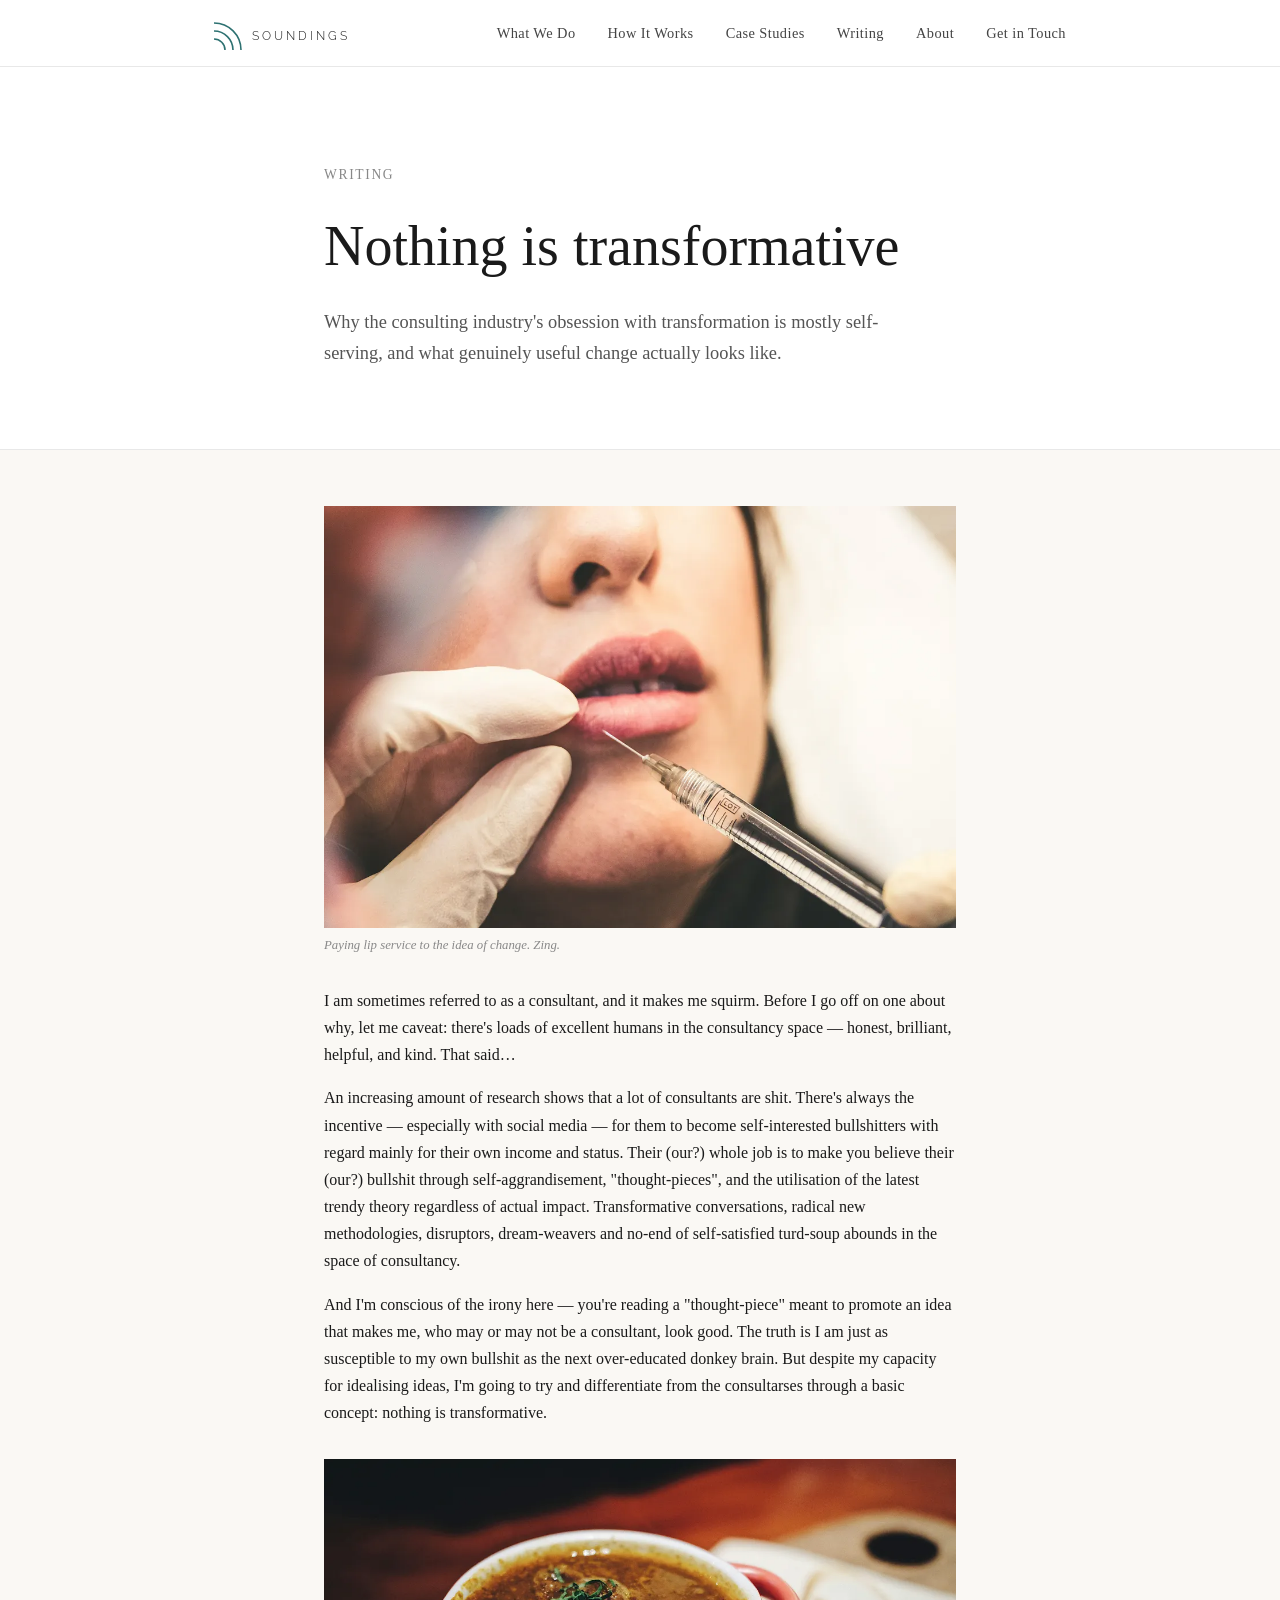
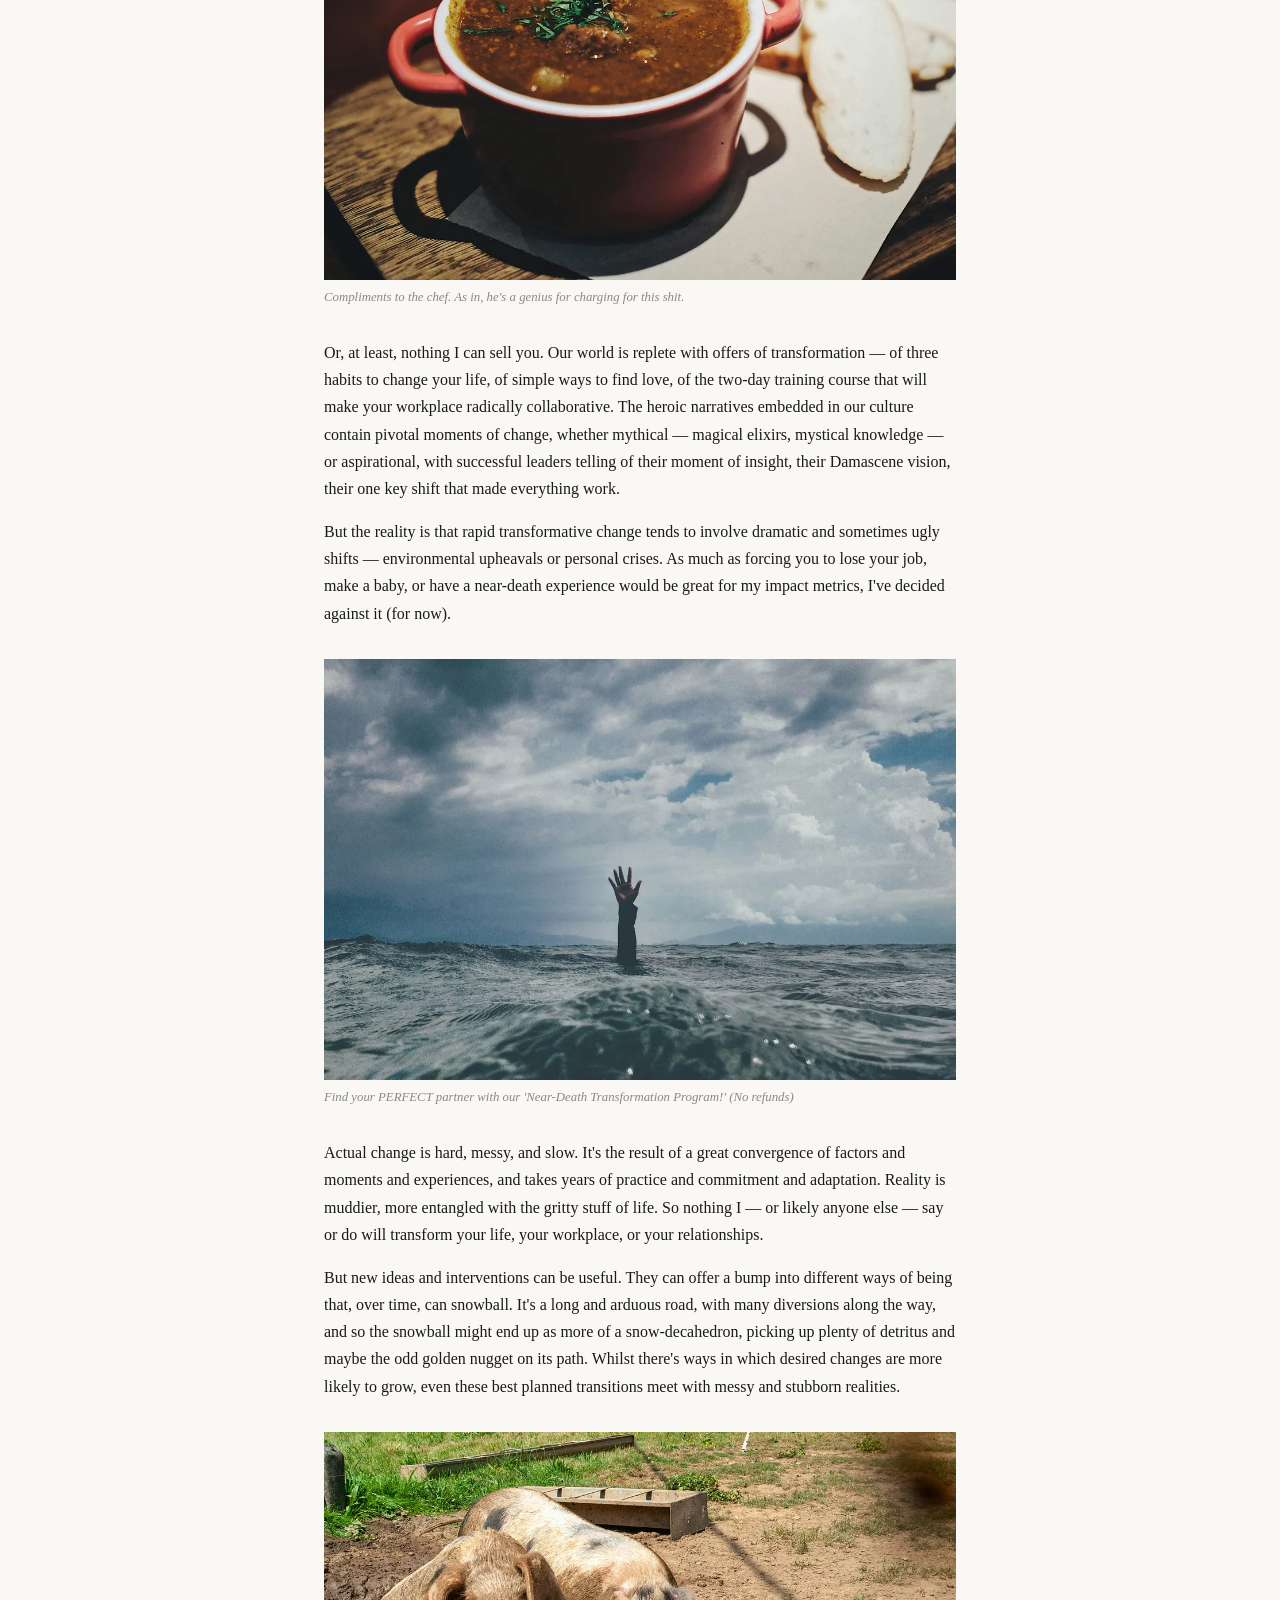
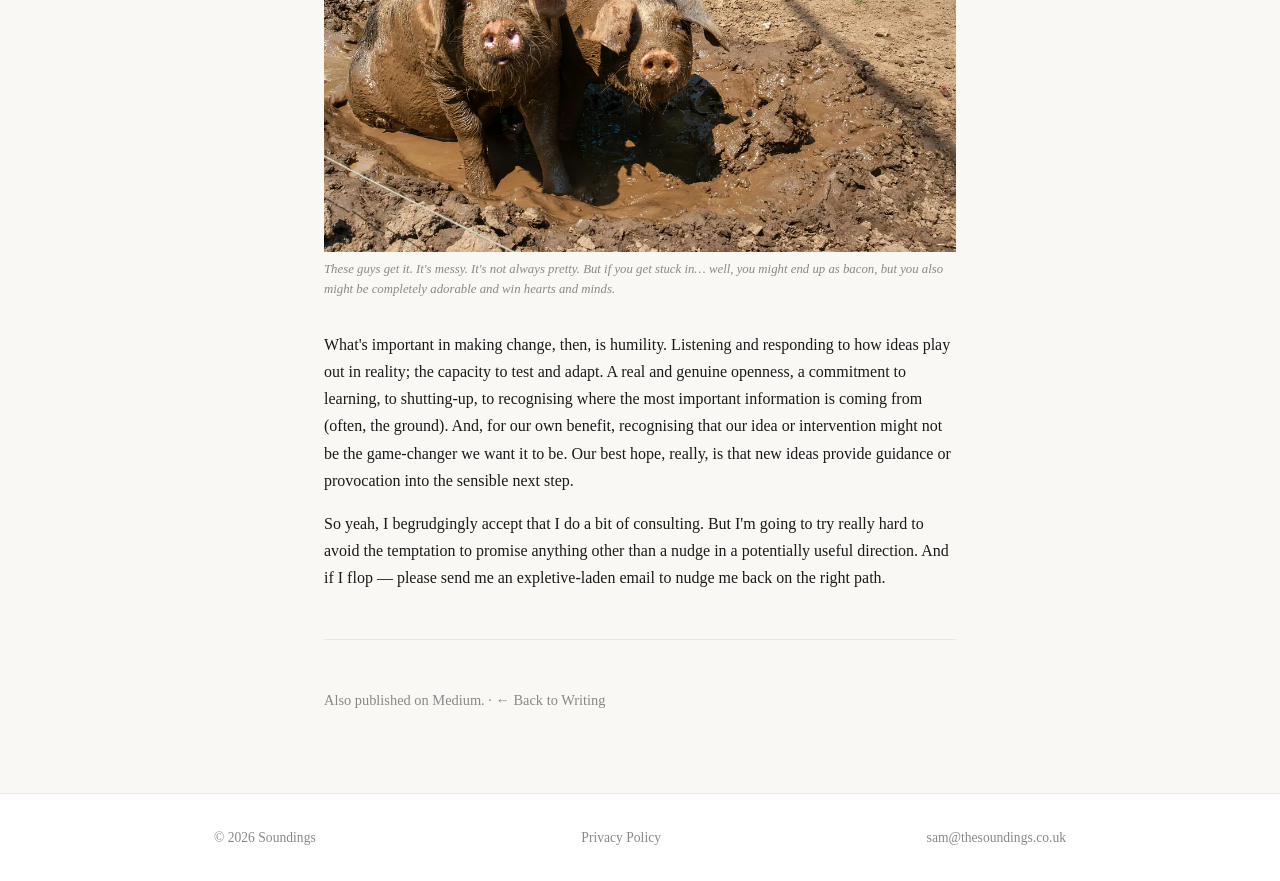
<file: nothing-is-transformative.html>
<!DOCTYPE html>
<html lang="en">
<head>
  <meta charset="UTF-8" />
  <meta name="viewport" content="width=device-width, initial-scale=1.0" />
  <title>Nothing is Transformative — Soundings</title>
  <meta name="description" content="Why the consulting industry's obsession with transformation is mostly self-serving, and what genuinely useful change actually looks like." />
  <link rel="canonical" href="https://thesoundings.co.uk/nothing-is-transformative.html" />
  <link rel="preconnect" href="https://fonts.googleapis.com">
  <link rel="preconnect" href="https://fonts.gstatic.com" crossorigin>
  <link href="https://fonts.googleapis.com/css2?family=Raleway:wght@300&display=swap" rel="stylesheet">
  <link rel="icon" href="favicon.svg" type="image/svg+xml">
  <meta property="og:type" content="article" />
  <meta property="og:site_name" content="Soundings" />
  <meta property="og:title" content="Nothing is Transformative — Soundings" />
  <meta property="og:description" content="Why the consulting industry's obsession with transformation is mostly self-serving, and what genuinely useful change actually looks like." />
  <meta property="og:url" content="https://thesoundings.co.uk/nothing-is-transformative.html" />
  <meta property="og:image" content="https://thesoundings.co.uk/sam-second.jpg" />
  <meta name="twitter:card" content="summary_large_image" />
  <link rel="stylesheet" href="style.css" />
  <script type="application/ld+json">
  {
    "@context": "https://schema.org",
    "@type": "Article",
    "headline": "Nothing is Transformative",
    "description": "Why the consulting industry's obsession with transformation is mostly self-serving, and what genuinely useful change actually looks like.",
    "url": "https://thesoundings.co.uk/nothing-is-transformative.html",
    "author": { "@type": "Person", "name": "Sam Kammerling", "url": "https://thesoundings.co.uk/about.html" },
    "publisher": { "@type": "Organization", "name": "Soundings", "url": "https://thesoundings.co.uk" }
  }
  </script>
</head>
<body>

  <nav>
    <div class="nav-inner">
      <a href="/" class="nav-logo">
        <svg width="180" height="34" viewBox="0 0 180 34" fill="none" xmlns="http://www.w3.org/2000/svg" role="img" aria-label="Soundings">
          <path d="M 0 23 A 11 11 0 0 1 11 34" stroke="#2d7171" stroke-width="1.6" stroke-linecap="round"/>
          <path d="M 0 15 A 19 19 0 0 1 19 34" stroke="#2d7171" stroke-width="1.6" stroke-linecap="round"/>
          <path d="M 0 7  A 27 27 0 0 1 27 34" stroke="#2d7171" stroke-width="1.6" stroke-linecap="round"/>
          <text x="38" y="24" font-family="'Raleway', sans-serif" font-weight="300" font-size="12" fill="#1a1a1a" letter-spacing="3">SOUNDINGS</text>
        </svg>
      </a>
      <ul class="nav-links">
        <li><a href="what-we-do.html">What We Do</a></li>
        <li><a href="how-it-works.html">How It Works</a></li>
        <li><a href="case-studies.html">Case Studies</a></li>
        <li><a href="writing.html">Writing</a></li>
        <li><a href="about.html">About</a></li>
        <li><a href="contact.html">Get in Touch</a></li>
      </ul>
    </div>
  </nav>

  <section class="hero">
    <div class="container" style="max-width: 680px;">
      <p class="hero-eyebrow">Writing</p>
      <h1>Nothing is transformative</h1>
      <p class="hero-sub">Why the consulting industry's obsession with transformation is mostly self-serving, and what genuinely useful change actually looks like.</p>
    </div>
  </section>

  <section style="padding-top: 1.5rem; padding-bottom: 5rem; background: #faf8f4;">
    <div class="container" style="max-width: 680px;">

      <figure class="article-figure">
        <img src="nit-1.webp" alt="Paying lip service to the idea of change" />
        <figcaption>Paying lip service to the idea of change. Zing.</figcaption>
      </figure>

      <p>I am sometimes referred to as a consultant, and it makes me squirm. Before I go off on one about why, let me caveat: there's loads of excellent humans in the consultancy space — honest, brilliant, helpful, and kind. That said…</p>

      <p>An increasing amount of research shows that a lot of consultants are shit. There's always the incentive — especially with social media — for them to become self-interested bullshitters with regard mainly for their own income and status. Their (our?) whole job is to make you believe their (our?) bullshit through self-aggrandisement, "thought-pieces", and the utilisation of the latest trendy theory regardless of actual impact. Transformative conversations, radical new methodologies, disruptors, dream-weavers and no-end of self-satisfied turd-soup abounds in the space of consultancy.</p>

      <p>And I'm conscious of the irony here — you're reading a "thought-piece" meant to promote an idea that makes me, who may or may not be a consultant, look good. The truth is I am just as susceptible to my own bullshit as the next over-educated donkey brain. But despite my capacity for idealising ideas, I'm going to try and differentiate from the consultarses through a basic concept: nothing is transformative.</p>

      <figure class="article-figure">
        <img src="nit-2.webp" alt="Compliments to the chef" />
        <figcaption>Compliments to the chef. As in, he's a genius for charging for this shit.</figcaption>
      </figure>

      <p>Or, at least, nothing I can sell you. Our world is replete with offers of transformation — of three habits to change your life, of simple ways to find love, of the two-day training course that will make your workplace radically collaborative. The heroic narratives embedded in our culture contain pivotal moments of change, whether mythical — magical elixirs, mystical knowledge — or aspirational, with successful leaders telling of their moment of insight, their Damascene vision, their one key shift that made everything work.</p>

      <p>But the reality is that rapid transformative change tends to involve dramatic and sometimes ugly shifts — environmental upheavals or personal crises. As much as forcing you to lose your job, make a baby, or have a near-death experience would be great for my impact metrics, I've decided against it (for now).</p>

      <figure class="article-figure">
        <img src="nit-3.webp" alt="Near-Death Transformation Program" />
        <figcaption>Find your PERFECT partner with our 'Near-Death Transformation Program!' (No refunds)</figcaption>
      </figure>

      <p>Actual change is hard, messy, and slow. It's the result of a great convergence of factors and moments and experiences, and takes years of practice and commitment and adaptation. Reality is muddier, more entangled with the gritty stuff of life. So nothing I — or likely anyone else — say or do will transform your life, your workplace, or your relationships.</p>

      <p>But new ideas and interventions can be useful. They can offer a bump into different ways of being that, over time, can snowball. It's a long and arduous road, with many diversions along the way, and so the snowball might end up as more of a snow-decahedron, picking up plenty of detritus and maybe the odd golden nugget on its path. Whilst there's ways in which desired changes are more likely to grow, even these best planned transitions meet with messy and stubborn realities.</p>

      <figure class="article-figure">
        <img src="nit-4.webp" alt="These guys get it" />
        <figcaption>These guys get it. It's messy. It's not always pretty. But if you get stuck in… well, you <em>might</em> end up as bacon, but you also might be completely adorable and win hearts and minds.</figcaption>
      </figure>

      <p>What's important in making change, then, is humility. Listening and responding to how ideas play out in reality; the capacity to test and adapt. A real and genuine openness, a commitment to learning, to shutting-up, to recognising where the most important information is coming from (often, the ground). And, for our own benefit, recognising that our idea or intervention might not be the game-changer we want it to be. Our best hope, really, is that new ideas provide guidance or provocation into the sensible next step.</p>

      <p>So yeah, I begrudgingly accept that I do a bit of consulting. But I'm going to try really hard to avoid the temptation to promise anything other than a nudge in a potentially useful direction. And if I flop — please send me an expletive-laden email to nudge me back on the right path.</p>

      <hr class="divider" style="margin: 3rem 0;" />

      <p style="color: #888; font-size: 0.9rem;">Also published on <a href="https://medium.com/@sam_33267/nothing-is-transformative-43067aebe262" target="_blank" rel="noopener" style="color: #888;">Medium</a>. · <a href="writing.html" style="color: #888;">← Back to Writing</a></p>

    </div>
  </section>

  <footer>
    <div class="footer-inner">
      <span>© 2026 Soundings</span>
      <span><a href="privacy.html">Privacy Policy</a></span>
      <span><a href="mailto:sam@thesoundings.co.uk">sam@thesoundings.co.uk</a></span>
    </div>
  </footer>

</body>
</html>
</file>
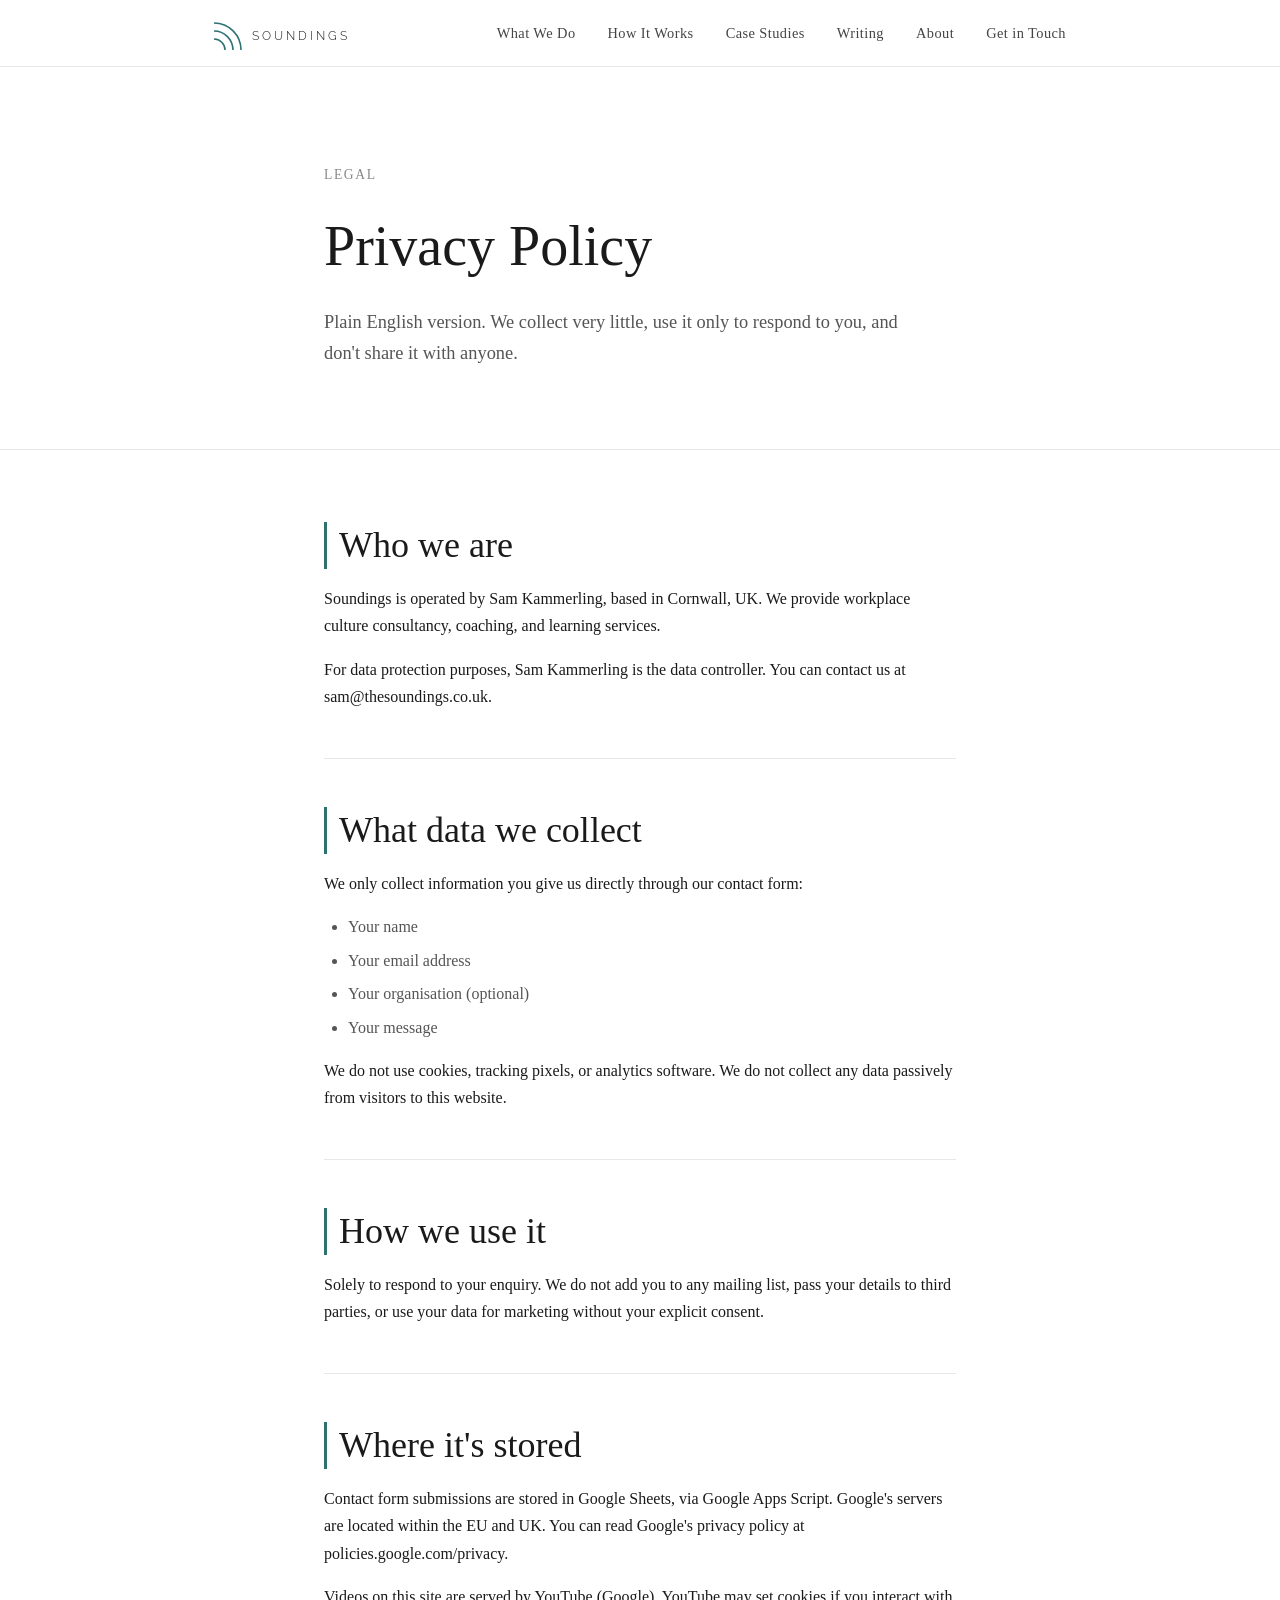
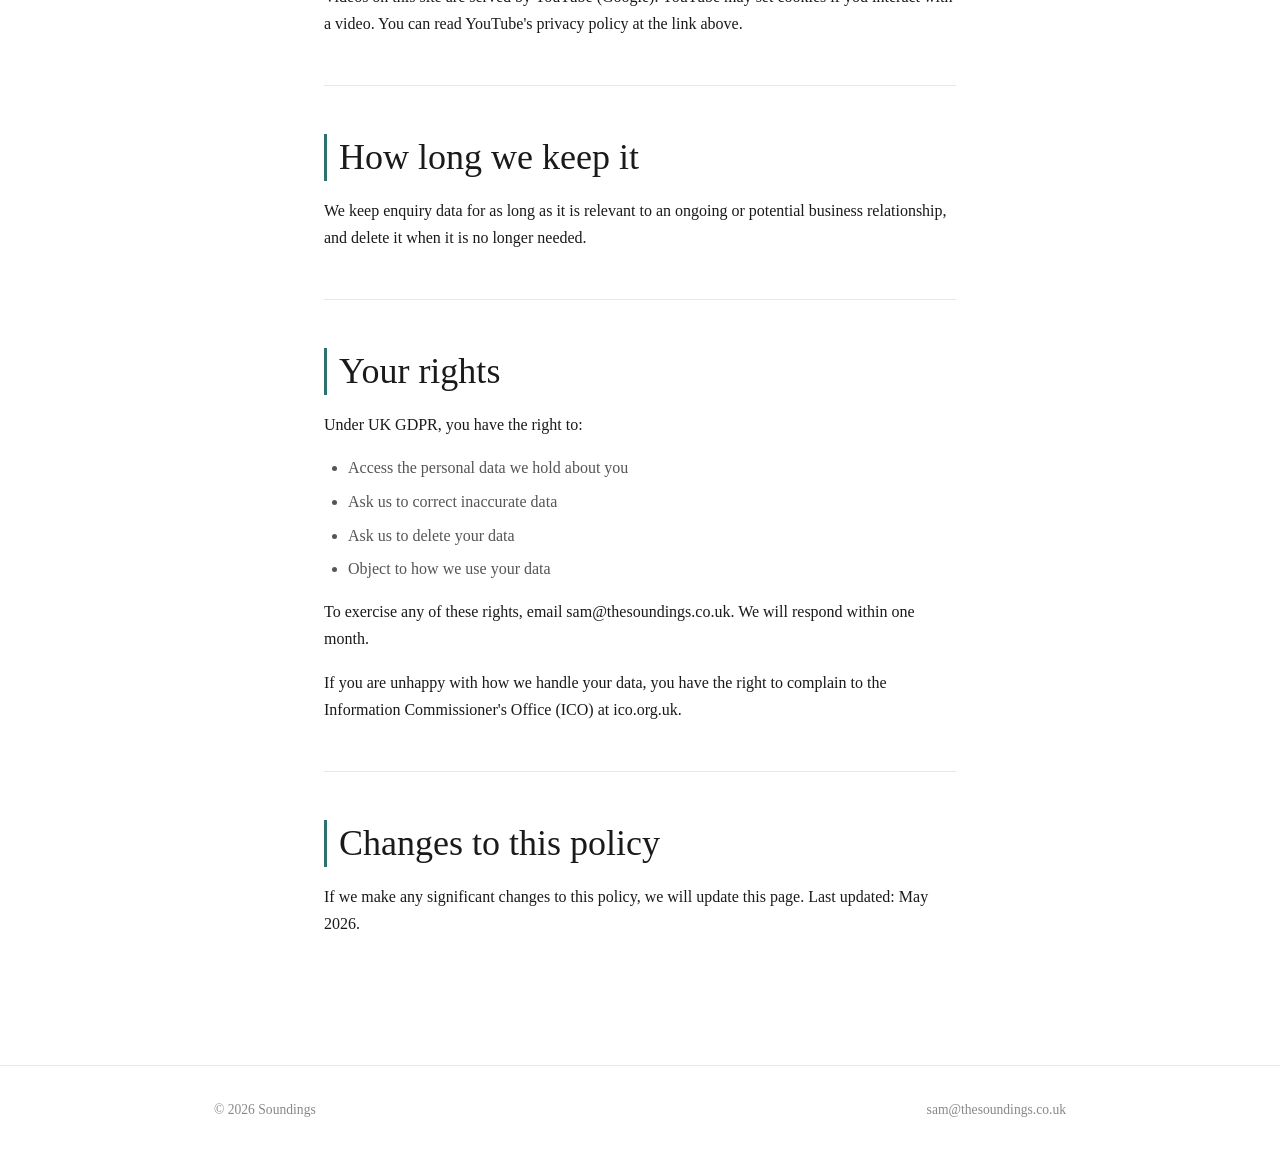
<file: privacy.html>
<!DOCTYPE html>
<html lang="en">
<head>
  <meta charset="UTF-8" />
  <meta name="viewport" content="width=device-width, initial-scale=1.0" />
  <title>Privacy Policy — Soundings</title>
  <meta name="description" content="Privacy policy for Soundings — how we handle your personal data." />
  <link rel="preconnect" href="https://fonts.googleapis.com">
  <link rel="preconnect" href="https://fonts.gstatic.com" crossorigin>
  <link href="https://fonts.googleapis.com/css2?family=Raleway:wght@300&display=swap" rel="stylesheet">
  <link rel="icon" href="favicon.svg" type="image/svg+xml">
  <link rel="stylesheet" href="style.css" />
</head>
<body>

  <nav>
    <div class="nav-inner">
      <a href="/" class="nav-logo">
        <svg width="180" height="34" viewBox="0 0 180 34" fill="none" xmlns="http://www.w3.org/2000/svg" role="img" aria-label="Soundings">
          <path d="M 0 23 A 11 11 0 0 1 11 34" stroke="#2d7171" stroke-width="1.6" stroke-linecap="round"/>
          <path d="M 0 15 A 19 19 0 0 1 19 34" stroke="#2d7171" stroke-width="1.6" stroke-linecap="round"/>
          <path d="M 0 7  A 27 27 0 0 1 27 34" stroke="#2d7171" stroke-width="1.6" stroke-linecap="round"/>
          <text x="38" y="24" font-family="'Raleway', sans-serif" font-weight="300" font-size="12" fill="#1a1a1a" letter-spacing="3">SOUNDINGS</text>
        </svg>
      </a>
      <ul class="nav-links">
        <li><a href="what-we-do.html">What We Do</a></li>
        <li><a href="how-it-works.html">How It Works</a></li>
        <li><a href="case-studies.html">Case Studies</a></li>
        <li><a href="writing.html">Writing</a></li>
        <li><a href="about.html">About</a></li>
        <li><a href="contact.html">Get in Touch</a></li>
      </ul>
    </div>
  </nav>

  <section class="hero">
    <div class="container" style="max-width: 680px;">
      <p class="hero-eyebrow">Legal</p>
      <h1>Privacy Policy</h1>
      <p class="hero-sub">Plain English version. We collect very little, use it only to respond to you, and don't share it with anyone.</p>
    </div>
  </section>

  <section style="padding-top: 1.5rem;">
    <div class="container" style="max-width: 680px;">

      <div class="offering">
        <h2>Who we are</h2>
        <p>Soundings is operated by Sam Kammerling, based in Cornwall, UK. We provide workplace culture consultancy, coaching, and learning services.</p>
        <p>For data protection purposes, Sam Kammerling is the data controller. You can contact us at <a href="mailto:sam@thesoundings.co.uk">sam@thesoundings.co.uk</a>.</p>
      </div>

      <hr class="divider" />

      <div class="offering">
        <h2>What data we collect</h2>
        <p>We only collect information you give us directly through our contact form:</p>
        <ul class="offering-list">
          <li>Your name</li>
          <li>Your email address</li>
          <li>Your organisation (optional)</li>
          <li>Your message</li>
        </ul>
        <p>We do not use cookies, tracking pixels, or analytics software. We do not collect any data passively from visitors to this website.</p>
      </div>

      <hr class="divider" />

      <div class="offering">
        <h2>How we use it</h2>
        <p>Solely to respond to your enquiry. We do not add you to any mailing list, pass your details to third parties, or use your data for marketing without your explicit consent.</p>
      </div>

      <hr class="divider" />

      <div class="offering">
        <h2>Where it's stored</h2>
        <p>Contact form submissions are stored in Google Sheets, via Google Apps Script. Google's servers are located within the EU and UK. You can read Google's privacy policy at <a href="https://policies.google.com/privacy" target="_blank" rel="noopener">policies.google.com/privacy</a>.</p>
        <p>Videos on this site are served by YouTube (Google). YouTube may set cookies if you interact with a video. You can read YouTube's privacy policy at the link above.</p>
      </div>

      <hr class="divider" />

      <div class="offering">
        <h2>How long we keep it</h2>
        <p>We keep enquiry data for as long as it is relevant to an ongoing or potential business relationship, and delete it when it is no longer needed.</p>
      </div>

      <hr class="divider" />

      <div class="offering">
        <h2>Your rights</h2>
        <p>Under UK GDPR, you have the right to:</p>
        <ul class="offering-list">
          <li>Access the personal data we hold about you</li>
          <li>Ask us to correct inaccurate data</li>
          <li>Ask us to delete your data</li>
          <li>Object to how we use your data</li>
        </ul>
        <p>To exercise any of these rights, email <a href="mailto:sam@thesoundings.co.uk">sam@thesoundings.co.uk</a>. We will respond within one month.</p>
        <p>If you are unhappy with how we handle your data, you have the right to complain to the Information Commissioner's Office (ICO) at <a href="https://ico.org.uk" target="_blank" rel="noopener">ico.org.uk</a>.</p>
      </div>

      <hr class="divider" />

      <div class="offering">
        <h2>Changes to this policy</h2>
        <p>If we make any significant changes to this policy, we will update this page. Last updated: May 2026.</p>
      </div>

    </div>
  </section>

  <footer>
    <div class="footer-inner">
      <span>© 2026 Soundings</span>
      <span><a href="mailto:sam@thesoundings.co.uk">sam@thesoundings.co.uk</a></span>
    </div>
  </footer>

</body>
</html>
</file>
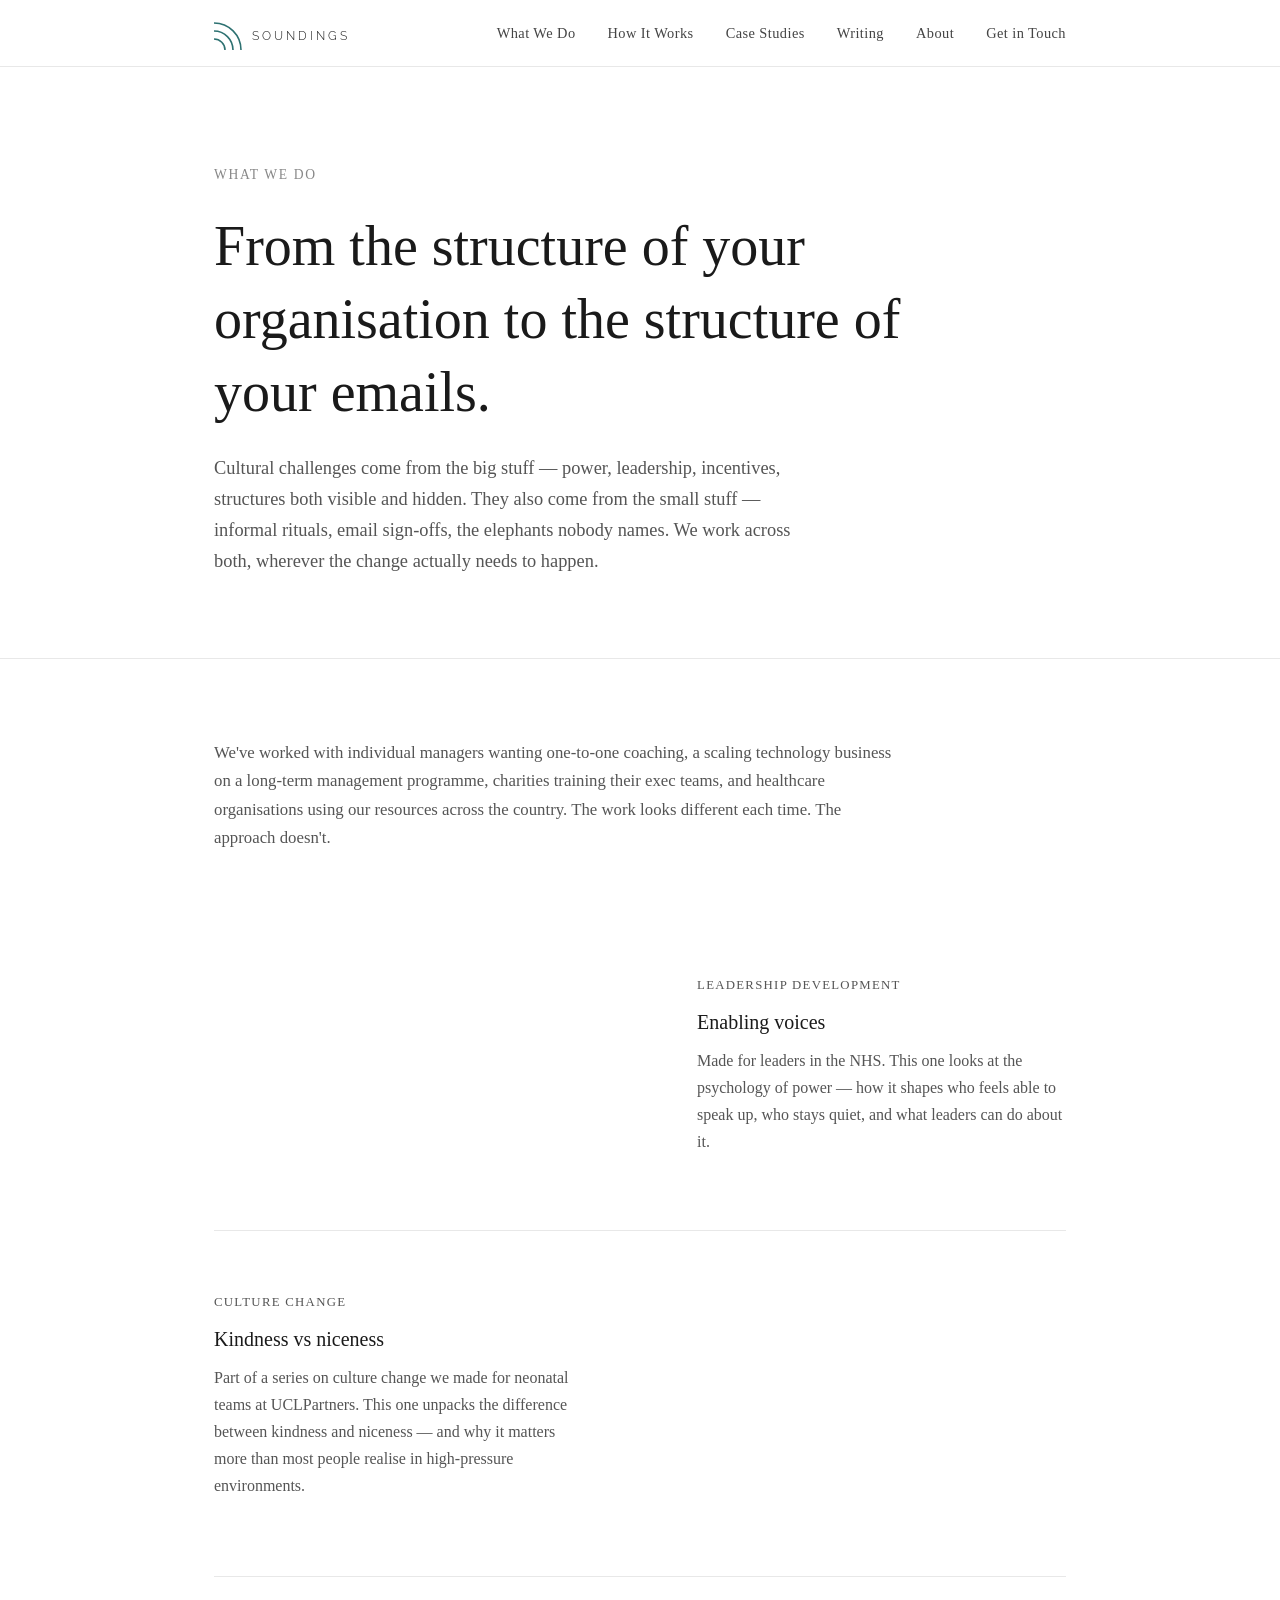
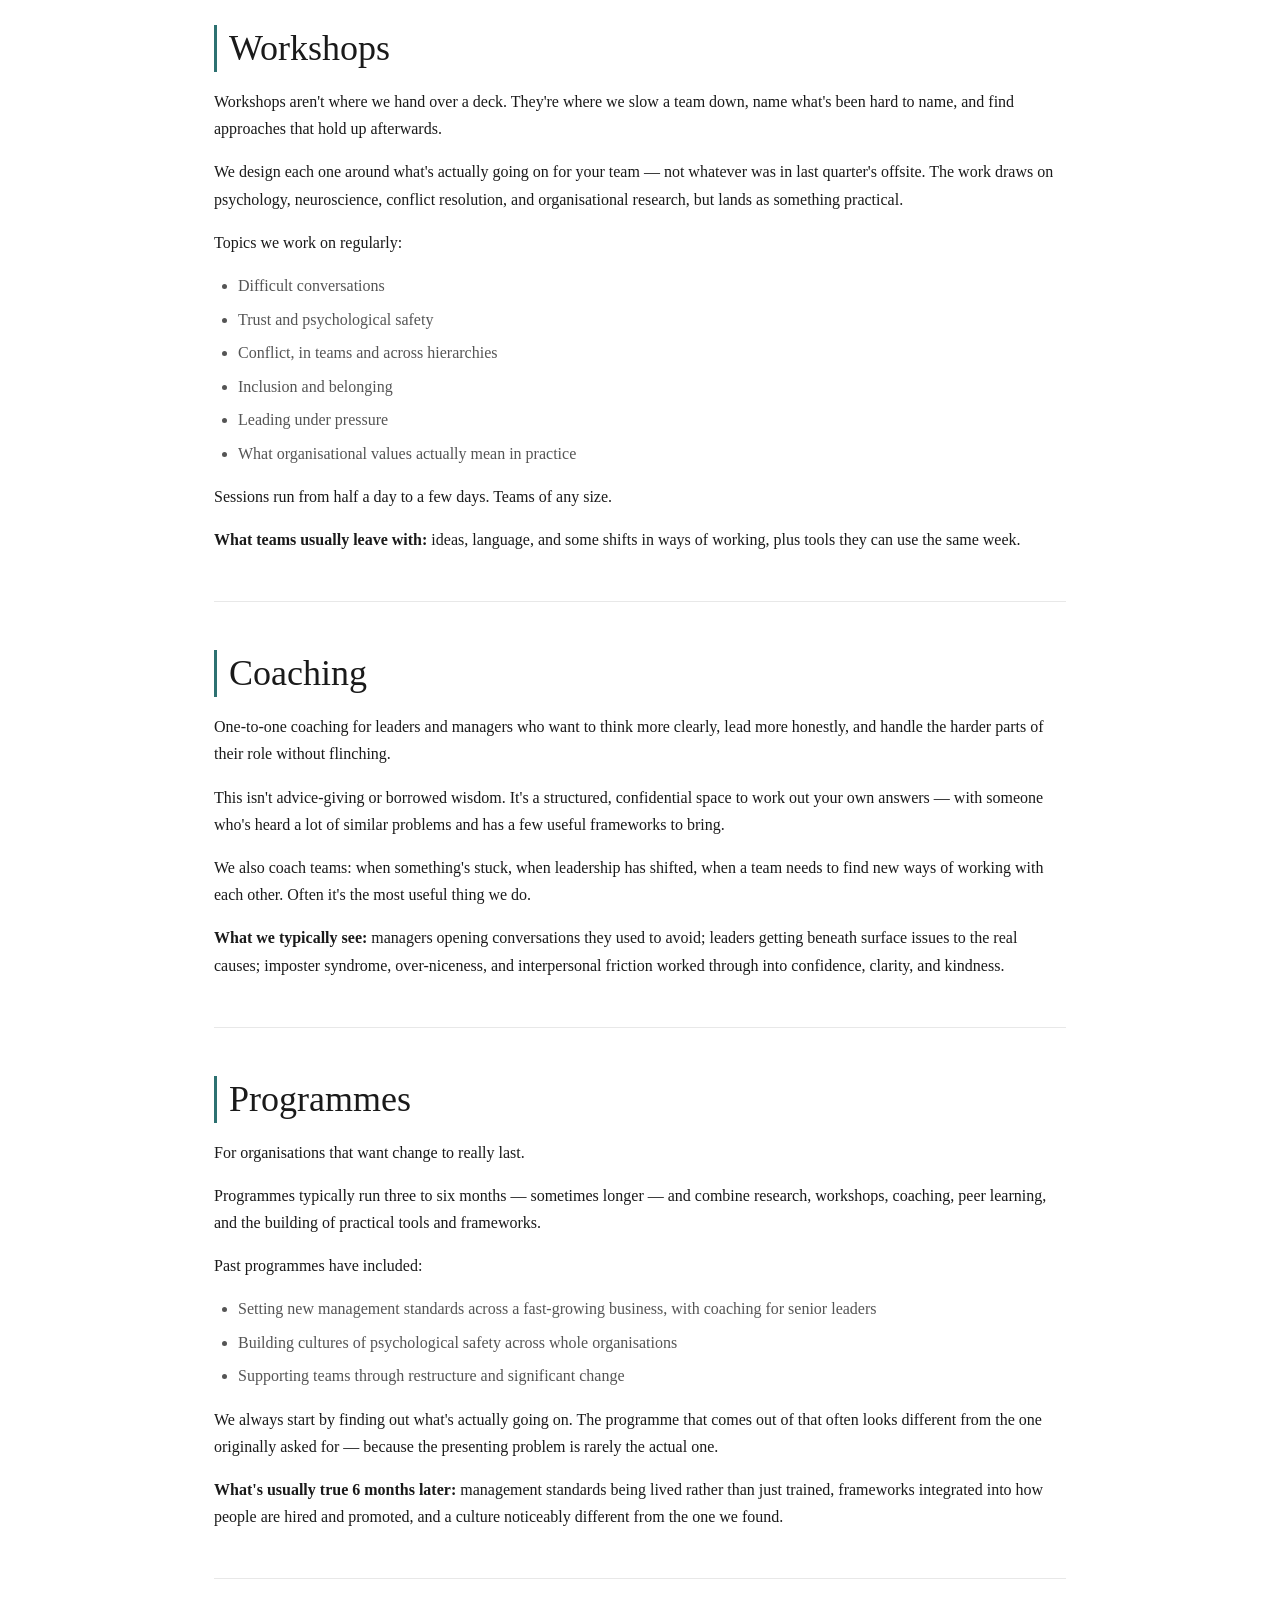
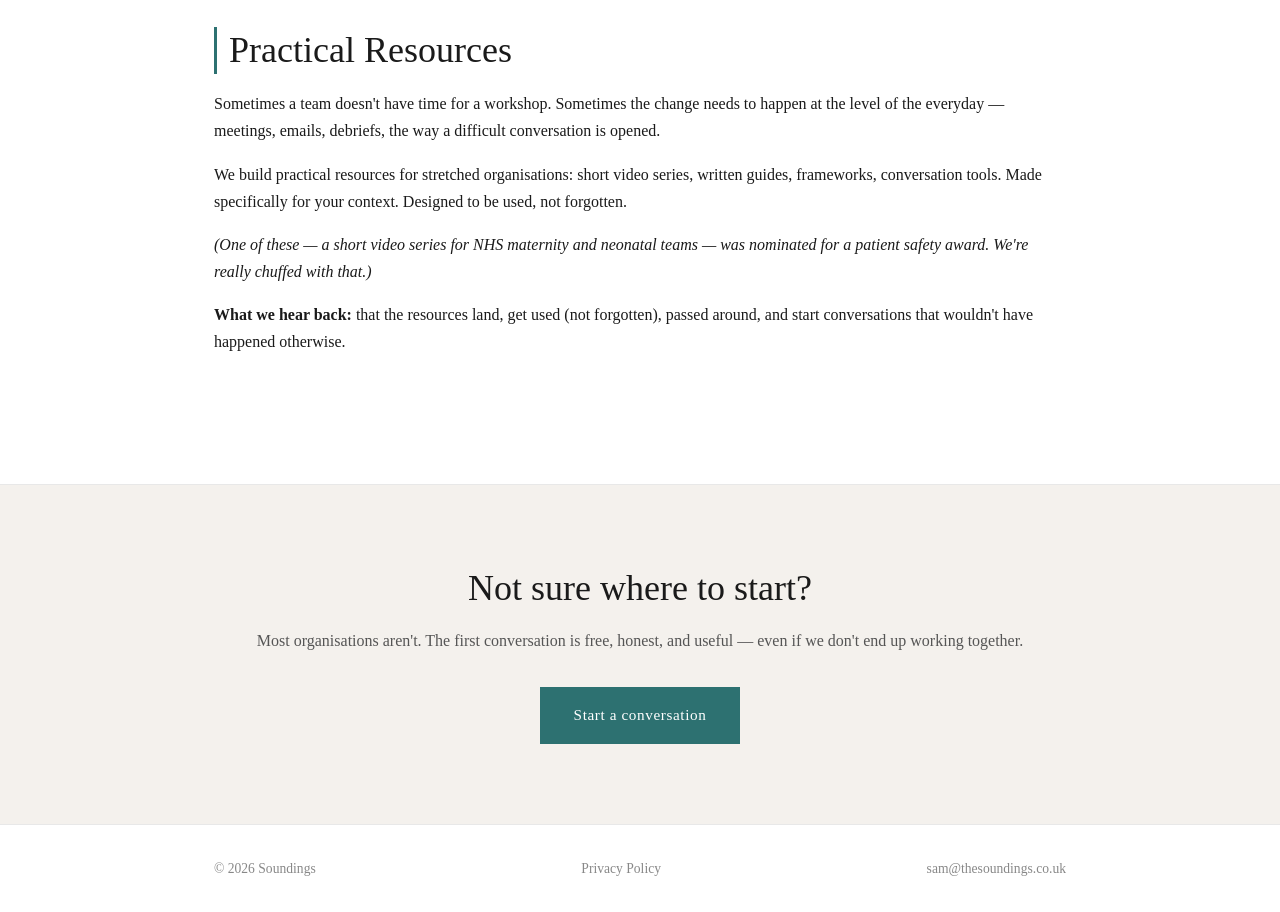
<file: what-we-do.html>
<!DOCTYPE html>
<html lang="en">
<head>
  <meta charset="UTF-8" />
  <meta name="viewport" content="width=device-width, initial-scale=1.0" />
  <title>What We Do — Soundings</title>
  <meta name="description" content="Workshops, coaching, programmes, and practical resources for organisations working on culture — from the structure of the organisation to the structure of the emails." />
  <link rel="preconnect" href="https://fonts.googleapis.com">
  <link rel="preconnect" href="https://fonts.gstatic.com" crossorigin>
  <link href="https://fonts.googleapis.com/css2?family=Raleway:wght@300&display=swap" rel="stylesheet">
  <link rel="icon" href="favicon.svg" type="image/svg+xml">
  <link rel="canonical" href="https://thesoundings.co.uk/what-we-do.html" />
  <meta property="og:type" content="website" />
  <meta property="og:site_name" content="Soundings" />
  <meta property="og:title" content="What We Do — Soundings" />
  <meta property="og:description" content="Workshops, coaching, programmes, and practical resources for organisations working on culture — from the structure of the organisation to the structure of the emails." />
  <meta property="og:url" content="https://thesoundings.co.uk/what-we-do.html" />
  <meta property="og:image" content="https://thesoundings.co.uk/sam-second.jpg" />
  <meta name="twitter:card" content="summary_large_image" />
  <link rel="stylesheet" href="style.css" />
</head>
<body>

  <nav>
    <div class="nav-inner">
      <a href="/" class="nav-logo">
        <svg width="180" height="34" viewBox="0 0 180 34" fill="none" xmlns="http://www.w3.org/2000/svg" role="img" aria-label="Soundings">
          <path d="M 0 23 A 11 11 0 0 1 11 34" stroke="#2d7171" stroke-width="1.6" stroke-linecap="round"/>
          <path d="M 0 15 A 19 19 0 0 1 19 34" stroke="#2d7171" stroke-width="1.6" stroke-linecap="round"/>
          <path d="M 0 7  A 27 27 0 0 1 27 34" stroke="#2d7171" stroke-width="1.6" stroke-linecap="round"/>
          <text x="38" y="24" font-family="'Raleway', sans-serif" font-weight="300" font-size="12" fill="#1a1a1a" letter-spacing="3">SOUNDINGS</text>
        </svg>
      </a>
      <ul class="nav-links">
        <li><a href="what-we-do.html">What We Do</a></li>
        <li><a href="how-it-works.html">How It Works</a></li>
        <li><a href="case-studies.html">Case Studies</a></li>
        <li><a href="writing.html">Writing</a></li>
        <li><a href="about.html">About</a></li>
        <li><a href="contact.html">Get in Touch</a></li>
      </ul>
    </div>
  </nav>

  <section class="hero">
    <div class="container">
      <p class="hero-eyebrow">What We Do</p>
      <h1>From the structure of your organisation to the structure of your emails.</h1>
      <p class="hero-sub">Cultural challenges come from the big stuff — power, leadership, incentives, structures both visible and hidden. They also come from the small stuff — informal rituals, email sign-offs, the elephants nobody names. We work across both, wherever the change actually needs to happen.</p>
    </div>
  </section>

  <section>
    <div class="container">

      <p style="color:#555; font-size:1.05rem; max-width:680px; margin-bottom:3rem;">We've worked with individual managers wanting one-to-one coaching, a scaling technology business on a long-term management programme, charities training their exec teams, and healthcare organisations using our resources across the country. The work looks different each time. The approach doesn't.</p>

      <div class="video-features">

        <div class="video-feature">
          <div class="video-feature-video">
            <div style="aspect-ratio: 16/9;">
              <iframe width="100%" height="100%" src="https://www.youtube-nocookie.com/embed/qX1_A_gAdfA" title="Enabling Voices — Soundings" frameborder="0" allow="accelerometer; autoplay; clipboard-write; encrypted-media; gyroscope; picture-in-picture" allowfullscreen style="display: block;"></iframe>
            </div>
          </div>
          <div class="video-feature-text">
            <p class="case-study-tag">Leadership Development</p>
            <h3>Enabling voices</h3>
            <p>Made for leaders in the NHS. This one looks at the psychology of power — how it shapes who feels able to speak up, who stays quiet, and what leaders can do about it.</p>
          </div>
        </div>

        <div class="video-feature video-feature--reverse">
          <div class="video-feature-video">
            <div style="aspect-ratio: 16/9;">
              <iframe width="100%" height="100%" src="https://www.youtube-nocookie.com/embed/jihTF-3sveY" title="Kindness vs Niceness — Soundings" frameborder="0" allow="accelerometer; autoplay; clipboard-write; encrypted-media; gyroscope; picture-in-picture" allowfullscreen style="display: block;"></iframe>
            </div>
          </div>
          <div class="video-feature-text">
            <p class="case-study-tag">Culture Change</p>
            <h3>Kindness vs niceness</h3>
            <p>Part of a series on culture change we made for neonatal teams at UCLPartners. This one unpacks the difference between kindness and niceness — and why it matters more than most people realise in high-pressure environments.</p>
          </div>
        </div>

      </div>

      <hr class="divider" />

      <div class="offering">
        <h2>Workshops</h2>
        <p>Workshops aren't where we hand over a deck. They're where we slow a team down, name what's been hard to name, and find approaches that hold up afterwards.</p>
        <p>We design each one around what's actually going on for your team — not whatever was in last quarter's offsite. The work draws on psychology, neuroscience, conflict resolution, and organisational research, but lands as something practical.</p>
        <p>Topics we work on regularly:</p>
        <ul class="offering-list">
          <li>Difficult conversations</li>
          <li>Trust and psychological safety</li>
          <li>Conflict, in teams and across hierarchies</li>
          <li>Inclusion and belonging</li>
          <li>Leading under pressure</li>
          <li>What organisational values actually mean in practice</li>
        </ul>
        <p>Sessions run from half a day to a few days. Teams of any size.</p>
        <p><strong>What teams usually leave with:</strong> ideas, language, and some shifts in ways of working, plus tools they can use the same week.</p>
      </div>

      <hr class="divider" />

      <div class="offering">
        <h2>Coaching</h2>
        <p>One-to-one coaching for leaders and managers who want to think more clearly, lead more honestly, and handle the harder parts of their role without flinching.</p>
        <p>This isn't advice-giving or borrowed wisdom. It's a structured, confidential space to work out your own answers — with someone who's heard a lot of similar problems and has a few useful frameworks to bring.</p>
        <p>We also coach teams: when something's stuck, when leadership has shifted, when a team needs to find new ways of working with each other. Often it's the most useful thing we do.</p>
        <p><strong>What we typically see:</strong> managers opening conversations they used to avoid; leaders getting beneath surface issues to the real causes; imposter syndrome, over-niceness, and interpersonal friction worked through into confidence, clarity, and kindness.</p>
      </div>

      <hr class="divider" />

      <div class="offering">
        <h2>Programmes</h2>
        <p>For organisations that want change to really last.</p>
        <p>Programmes typically run three to six months — sometimes longer — and combine research, workshops, coaching, peer learning, and the building of practical tools and frameworks.</p>
        <p>Past programmes have included:</p>
        <ul class="offering-list">
          <li>Setting new management standards across a fast-growing business, with coaching for senior leaders</li>
          <li>Building cultures of psychological safety across whole organisations</li>
          <li>Supporting teams through restructure and significant change</li>
        </ul>
        <p>We always start by finding out what's actually going on. The programme that comes out of that often looks different from the one originally asked for — because the presenting problem is rarely the actual one.</p>
        <p><strong>What's usually true 6 months later:</strong> management standards being lived rather than just trained, frameworks integrated into how people are hired and promoted, and a culture noticeably different from the one we found.</p>
      </div>

      <hr class="divider" />

      <div class="offering">
        <h2>Practical Resources</h2>
        <p>Sometimes a team doesn't have time for a workshop. Sometimes the change needs to happen at the level of the everyday — meetings, emails, debriefs, the way a difficult conversation is opened.</p>
        <p>We build practical resources for stretched organisations: short video series, written guides, frameworks, conversation tools. Made specifically for your context. Designed to be used, not forgotten.</p>
        <p><em>(One of these — a short video series for NHS maternity and neonatal teams — was nominated for a patient safety award. We're really chuffed with that.)</em></p>
        <p><strong>What we hear back:</strong> that the resources land, get used (not forgotten), passed around, and start conversations that wouldn't have happened otherwise.</p>

      </div>

    </div>
  </section>

  <section class="cta-section">
    <div class="container">
      <h2>Not sure where to start?</h2>
      <p>Most organisations aren't. The first conversation is free, honest, and useful — even if we don't end up working together.</p>
      <a href="contact.html" class="btn btn-primary">Start a conversation</a>
    </div>
  </section>

  <footer>
    <div class="footer-inner">
      <span>© 2026 Soundings</span>
      <span><a href="privacy.html">Privacy Policy</a></span>
      <span><a href="mailto:sam@thesoundings.co.uk">sam@thesoundings.co.uk</a></span>
    </div>
  </footer>

</body>
</html>
</file>
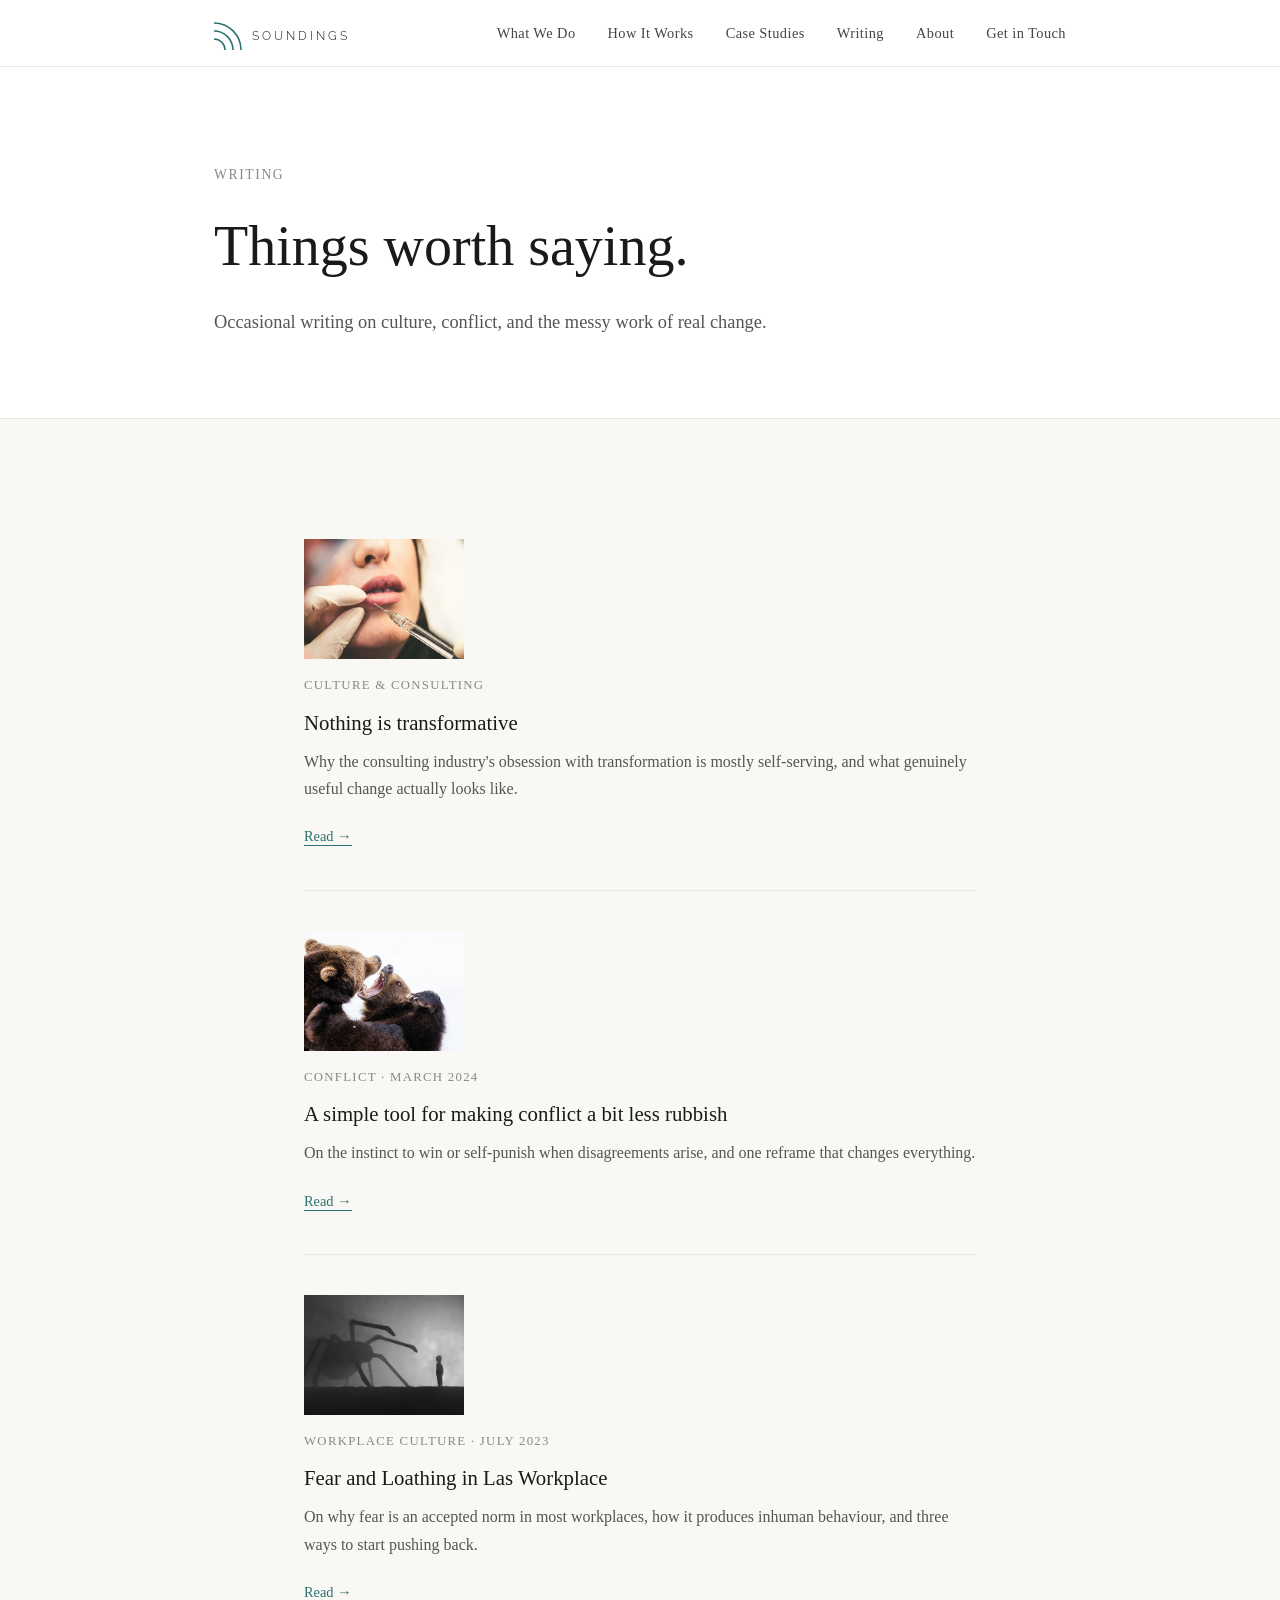
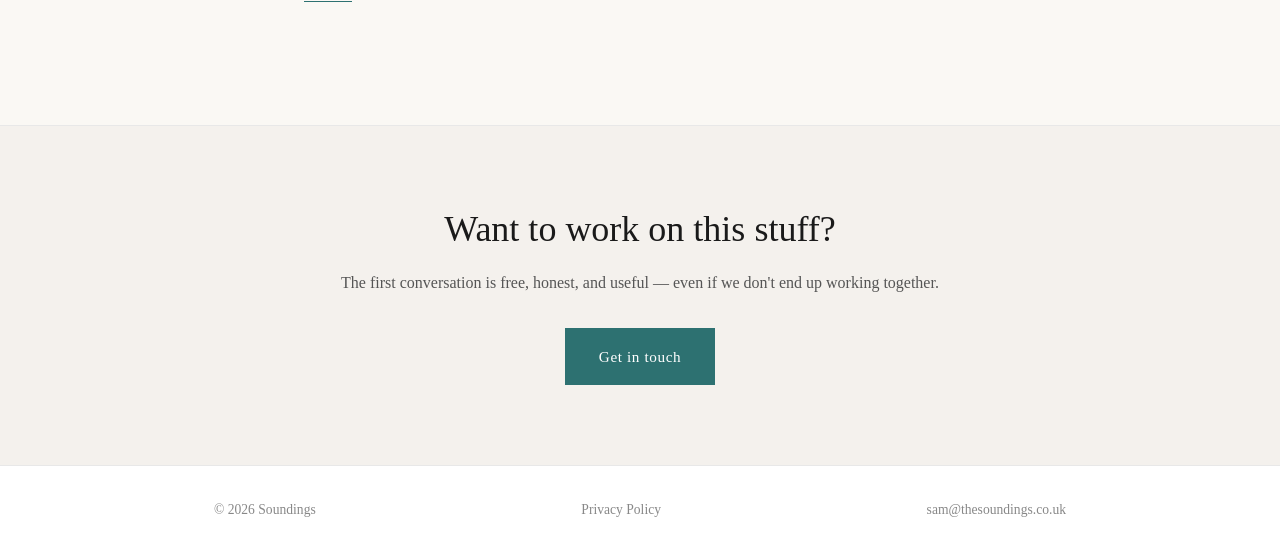
<file: writing.html>
<!DOCTYPE html>
<html lang="en">
<head>
  <meta charset="UTF-8" />
  <meta name="viewport" content="width=device-width, initial-scale=1.0" />
  <title>Writing — Soundings</title>
  <meta name="description" content="Writing on workplace culture, conflict, and the messy work of real change. By Sam Kammerling at Soundings." />
  <link rel="preconnect" href="https://fonts.googleapis.com">
  <link rel="preconnect" href="https://fonts.gstatic.com" crossorigin>
  <link href="https://fonts.googleapis.com/css2?family=Raleway:wght@300&display=swap" rel="stylesheet">
  <link rel="icon" href="favicon.svg" type="image/svg+xml">
  <link rel="canonical" href="https://thesoundings.co.uk/writing.html" />
  <meta property="og:type" content="website" />
  <meta property="og:site_name" content="Soundings" />
  <meta property="og:title" content="Writing — Soundings" />
  <meta property="og:description" content="Writing on workplace culture, conflict, and the messy work of real change. By Sam Kammerling at Soundings." />
  <meta property="og:url" content="https://thesoundings.co.uk/writing.html" />
  <meta property="og:image" content="https://thesoundings.co.uk/sam-second.jpg" />
  <meta name="twitter:card" content="summary_large_image" />
  <link rel="stylesheet" href="style.css" />
</head>
<body>

  <nav>
    <div class="nav-inner">
      <a href="/" class="nav-logo">
        <svg width="180" height="34" viewBox="0 0 180 34" fill="none" xmlns="http://www.w3.org/2000/svg" role="img" aria-label="Soundings">
          <path d="M 0 23 A 11 11 0 0 1 11 34" stroke="#2d7171" stroke-width="1.6" stroke-linecap="round"/>
          <path d="M 0 15 A 19 19 0 0 1 19 34" stroke="#2d7171" stroke-width="1.6" stroke-linecap="round"/>
          <path d="M 0 7  A 27 27 0 0 1 27 34" stroke="#2d7171" stroke-width="1.6" stroke-linecap="round"/>
          <text x="38" y="24" font-family="'Raleway', sans-serif" font-weight="300" font-size="12" fill="#1a1a1a" letter-spacing="3">SOUNDINGS</text>
        </svg>
      </a>
      <ul class="nav-links">
        <li><a href="what-we-do.html">What We Do</a></li>
        <li><a href="how-it-works.html">How It Works</a></li>
        <li><a href="case-studies.html">Case Studies</a></li>
        <li><a href="writing.html">Writing</a></li>
        <li><a href="about.html">About</a></li>
        <li><a href="contact.html">Get in Touch</a></li>
      </ul>
    </div>
  </nav>

  <section class="hero">
    <div class="container">
      <p class="hero-eyebrow">Writing</p>
      <h1>Things worth saying.</h1>
      <p class="hero-sub">Occasional writing on culture, conflict, and the messy work of real change.</p>
    </div>
  </section>

  <section style="background: #faf8f4;">
    <div class="container" style="max-width: 720px;">

      <div style="padding: 2.5rem 0; border-bottom: 1px solid #e8e8e8;">
        <a href="nothing-is-transformative.html"><img src="nit-1.webp" alt="Nothing is Transformative" class="writing-thumb" /></a>
        <p class="case-study-tag">Culture &amp; Consulting</p>
        <h2 style="font-size: 1.3rem; margin-bottom: 0.75rem;"><a href="nothing-is-transformative.html">Nothing is transformative</a></h2>
        <p style="color: #555; margin-bottom: 1.25rem;">Why the consulting industry's obsession with transformation is mostly self-serving, and what genuinely useful change actually looks like.</p>
        <a href="nothing-is-transformative.html" style="font-size: 0.9rem; color: #2d7171; border-bottom: 1px solid #2d7171; padding-bottom: 1px;">Read →</a>
      </div>

      <div style="padding: 2.5rem 0; border-bottom: 1px solid #e8e8e8;">
        <a href="conflict-tool.html"><img src="conflict-1.webp" alt="A simple tool for making conflict a bit less rubbish" class="writing-thumb" /></a>
        <p class="case-study-tag">Conflict · March 2024</p>
        <h2 style="font-size: 1.3rem; margin-bottom: 0.75rem;"><a href="conflict-tool.html">A simple tool for making conflict a bit less rubbish</a></h2>
        <p style="color: #555; margin-bottom: 1.25rem;">On the instinct to win or self-punish when disagreements arise, and one reframe that changes everything.</p>
        <a href="conflict-tool.html" style="font-size: 0.9rem; color: #2d7171; border-bottom: 1px solid #2d7171; padding-bottom: 1px;">Read →</a>
      </div>

      <div style="padding: 2.5rem 0;">
        <a href="fear-and-loathing.html"><img src="fal-1.webp" alt="Fear and Loathing in Las Workplace" class="writing-thumb" /></a>
        <p class="case-study-tag">Workplace Culture · July 2023</p>
        <h2 style="font-size: 1.3rem; margin-bottom: 0.75rem;"><a href="fear-and-loathing.html">Fear and Loathing in Las Workplace</a></h2>
        <p style="color: #555; margin-bottom: 1.25rem;">On why fear is an accepted norm in most workplaces, how it produces inhuman behaviour, and three ways to start pushing back.</p>
        <a href="fear-and-loathing.html" style="font-size: 0.9rem; color: #2d7171; border-bottom: 1px solid #2d7171; padding-bottom: 1px;">Read →</a>
      </div>

    </div>
  </section>

  <section class="cta-section">
    <div class="container">
      <h2>Want to work on this stuff?</h2>
      <p>The first conversation is free, honest, and useful — even if we don't end up working together.</p>
      <a href="contact.html" class="btn btn-primary">Get in touch</a>
    </div>
  </section>

  <footer>
    <div class="footer-inner">
      <span>© 2026 Soundings</span>
      <span><a href="privacy.html">Privacy Policy</a></span>
      <span><a href="mailto:sam@thesoundings.co.uk">sam@thesoundings.co.uk</a></span>
    </div>
  </footer>

</body>
</html>
</file>
<file: style.css>
/* ===== RESET & BASE ===== */
*, *::before, *::after { box-sizing: border-box; margin: 0; padding: 0; }

html { font-size: 16px; scroll-behavior: smooth; }

body {
  font-family: 'Georgia', serif;
  color: #1a1a1a;
  background: #fff;
  line-height: 1.7;
}

img { max-width: 100%; display: block; }

a { color: inherit; text-decoration: none; }

/* ===== TYPOGRAPHY ===== */
h1, h2, h3, h4 {
  font-family: 'Georgia', serif;
  font-weight: normal;
  line-height: 1.3;
}

h1 { font-size: clamp(2rem, 5vw, 3.5rem); }
h2 { font-size: clamp(1.5rem, 3vw, 2.25rem); margin-bottom: 1rem; }
h3 { font-size: 1.25rem; margin-bottom: 0.5rem; }

p { margin-bottom: 1rem; }
p:last-child { margin-bottom: 0; }

/* ===== LAYOUT ===== */
.container {
  max-width: 900px;
  margin: 0 auto;
  padding: 0 1.5rem;
}

section { padding: 5rem 0; }

/* ===== NAV ===== */
nav {
  position: sticky;
  top: 0;
  background: #fff;
  border-bottom: 1px solid #e8e8e8;
  z-index: 100;
  padding: 1rem 0;
}

.nav-inner {
  display: flex;
  align-items: center;
  justify-content: space-between;
  max-width: 900px;
  margin: 0 auto;
  padding: 0 1.5rem;
}

.nav-logo {
  display: flex;
  align-items: center;
  line-height: 0;
}

.nav-links {
  display: flex;
  gap: 2rem;
  list-style: none;
}

.nav-links a {
  font-size: 0.9rem;
  letter-spacing: 0.03em;
  color: #444;
  transition: color 0.2s;
}

.nav-links a:hover { color: #1a1a1a; }

/* ===== HERO SPLIT ===== */
.hero-split {
  display: flex;
  align-items: center;
  gap: 4rem;
}

.hero-text {
  flex: 1;
  min-width: 0;
}

.hero-photo-wrap {
  width: 340px;
  height: 340px;
  border-radius: 50%;
  overflow: hidden;
  flex-shrink: 0;
  box-shadow: 0 0 0 6px #f4f1ed;
}

.hero-video-wrap {
  max-width: 680px;
  width: 100%;
}

.hero-photo-wrap img {
  width: 100%;
  height: 100%;
  object-fit: cover;
  object-position: center 25%;
  display: block;
  transform: scale(1.2);
  transform-origin: center 30%;
}

/* ===== HERO ===== */
.hero {
  padding: 6rem 0 5rem;
  border-bottom: 1px solid #e8e8e8;
}

.hero-eyebrow {
  font-size: 0.85rem;
  letter-spacing: 0.12em;
  text-transform: uppercase;
  color: #888;
  margin-bottom: 1.5rem;
}

.hero h1 { margin-bottom: 1.5rem; max-width: 700px; }

.hero-sub {
  font-size: 1.15rem;
  color: #555;
  max-width: 580px;
  margin-bottom: 2.5rem;
}

/* ===== BUTTONS ===== */
.btn {
  display: inline-block;
  padding: 0.85rem 2rem;
  font-size: 0.95rem;
  letter-spacing: 0.04em;
  cursor: pointer;
  transition: background 0.2s, color 0.2s;
  border: 2px solid #1a1a1a;
}

.btn-primary {
  background: #2d7171;
  color: #fff;
  border-color: #2d7171;
}

.btn-primary:hover {
  background: #235959;
}

.btn-secondary {
  background: transparent;
  color: #1a1a1a;
  margin-left: 1rem;
}

.btn-secondary:hover {
  background: #f5f5f5;
}

/* ===== STAT STRIP ===== */
.stats {
  background: #f7f7f7;
  padding: 3.5rem 0;
  border-top: 1px solid #e8e8e8;
  border-bottom: 1px solid #e8e8e8;
}

.stats-grid {
  display: grid;
  grid-template-columns: repeat(auto-fit, minmax(180px, 1fr));
  gap: 2rem;
  text-align: center;
}

.stat-number {
  font-size: 2.5rem;
  font-weight: bold;
  display: block;
  margin-bottom: 0.25rem;
}

.stat-label {
  font-size: 0.9rem;
  color: #666;
}

/* ===== WHAT WE DO (homepage preview) ===== */
.services-grid {
  display: grid;
  grid-template-columns: repeat(auto-fit, minmax(240px, 1fr));
  gap: 2rem;
  margin-top: 2.5rem;
}

.service-card {
  padding: 2rem;
  background: #faf8f4;
  border: 1px solid #e0dcd6;
  transition: border-color 0.2s;
}

.service-card:hover {
  border-color: #2d7171;
}

.service-card h3 { margin-bottom: 0.75rem; }

.service-card p { color: #555; font-size: 0.95rem; }

/* ===== ABOUT STRIP ===== */
.about-strip {
  background: #1a4545;
  color: #fff;
}

.about-strip h2 { color: #fff; }

.about-strip p { color: #ccc; }

.about-strip .btn {
  border-color: #fff;
  color: #fff;
  margin-top: 1.5rem;
}

.about-strip .btn:hover {
  background: #fff;
  color: #1a1a1a;
}

.about-strip-inner {
  display: flex;
  align-items: center;
  gap: 2.5rem;
}

.about-strip-photo {
  width: 150px;
  height: 150px;
  border-radius: 50%;
  overflow: hidden;
  flex-shrink: 0;
  border: 3px solid rgba(255,255,255,0.25);
}

.about-strip-photo img {
  width: 100%;
  height: 100%;
  object-fit: cover;
  object-position: center 25%;
  display: block;
  transform: scale(1.2);
  transform-origin: center 30%;
}

/* ===== TESTIMONIAL ===== */
.testimonial-section { background: #f4f1ed; }

blockquote {
  font-size: 1.2rem;
  font-style: italic;
  color: #333;
  border-left: 3px solid #2d7171;
  padding-left: 1.5rem;
  margin-bottom: 1rem;
  max-width: 680px;
}

.quote-attr {
  font-size: 0.85rem;
  color: #888;
  letter-spacing: 0.05em;
}

/* ===== CTA SECTION ===== */
.cta-section {
  background: #f4f1ed;
  border-top: 1px solid #e8e8e8;
  text-align: center;
  padding: 5rem 0;
}

.cta-section h2 { margin-bottom: 1rem; }
.cta-section p { color: #555; margin-bottom: 2rem; }

/* ===== FOOTER ===== */
footer {
  border-top: 1px solid #e8e8e8;
  padding: 2rem 0;
  font-size: 0.85rem;
  color: #888;
}

.footer-inner {
  display: flex;
  justify-content: space-between;
  align-items: center;
  max-width: 900px;
  margin: 0 auto;
  padding: 0 1.5rem;
}

/* ===== WHAT WE DO PAGE ===== */
.offering { padding: 3rem 0; }
.offering h2 {
  margin-bottom: 1rem;
  border-left: 3px solid #2d7171;
  padding-left: 0.75rem;
}
.offering-list { margin: 1rem 0 1rem 1.5rem; color: #555; }
.offering-list li { margin-bottom: 0.4rem; }

.divider { border: none; border-top: 1px solid #e8e8e8; margin: 0; }

/* ===== HOW IT WORKS PAGE ===== */
.steps { padding: 1rem 0; }

.step {
  display: flex;
  gap: 2rem;
  padding: 3rem 0;
  border-bottom: 1px solid #e8e8e8;
}

.step:last-child { border-bottom: none; }

.step-number {
  font-size: 2rem;
  font-weight: bold;
  color: #e0e0e0;
  min-width: 3rem;
  line-height: 1;
  padding-top: 0.2rem;
}

.step-content h3 { margin-bottom: 0.75rem; }
.step-content p { color: #555; }

/* ===== ABOUT PAGE ===== */
.photo-placeholder {
  width: 200px;
  height: 200px;
  background: #e8e8e8;
  border: 2px dashed #bbb;
  display: flex;
  align-items: center;
  justify-content: center;
  text-align: center;
  color: #888;
  font-size: 0.85rem;
  margin: 0 0 3rem 0;
  border-radius: 50%;
}

.profile-photo-wrap {
  width: 320px;
  height: 320px;
  border-radius: 50%;
  overflow: hidden;
  flex-shrink: 0;
}

.profile-photo {
  width: 100%;
  height: 100%;
  object-fit: cover;
  object-position: center 25%;
  display: block;
  transform: translateX(-0.75%) scale(1.2);
  transform-origin: center 30%;
}

.about-list {
  margin: 1rem 0 1rem 1.5rem;
  color: #555;
}

.about-list li {
  margin-bottom: 0.6rem;
  color: #b25c00;
  background: #fff8ef;
  padding: 0.4rem 0.6rem;
  border-left: 3px solid #d99020;
  list-style: none;
  font-size: 0.95rem;
}

.credentials {
  font-size: 0.9rem;
  color: #888;
  text-align: center;
  margin-top: 2.5rem;
  letter-spacing: 0.02em;
}

/* ===== HOMEPAGE OUTCOMES SECTION ===== */
.outcomes-section {
  padding: 5rem 0;
  border-top: 1px solid #e8e8e8;
  border-bottom: 1px solid #e8e8e8;
}

.outcomes-intro {
  color: #555;
  max-width: 620px;
  font-size: 1.05rem;
  margin-bottom: 2.5rem;
}

.outcomes-list {
  list-style: none;
  padding: 0;
  display: grid;
  gap: 1rem;
  max-width: 720px;
  counter-reset: outcomes;
}

.outcomes-list li {
  padding: 1.1rem 1.4rem;
  background: #faf8f4;
  border-left: 3px solid #2d7171;
  font-size: 1.05rem;
  color: #1a1a1a;
  counter-increment: outcomes;
  display: flex;
  align-items: center;
  gap: 1rem;
}

.outcomes-list li::before {
  content: counter(outcomes);
  font-size: 1.8rem;
  font-weight: bold;
  color: #2d7171;
  min-width: 1.5rem;
  flex-shrink: 0;
  line-height: 1;
  opacity: 0.7;
}

/* ===== PULL QUOTE ===== */
.pull-quote-section {
  padding: 3.5rem 0;
  background: #f4f1ed;
  border-top: 1px solid #e8e8e8;
  border-bottom: 1px solid #e8e8e8;
}

.pull-quote {
  font-size: clamp(1.1rem, 2.5vw, 1.4rem);
  border-left: none;
  padding-left: 0;
  text-align: center;
  max-width: 100%;
  color: #1a1a1a;
}

/* ===== TESTIMONIAL CAROUSEL ===== */
.testimonial-carousel {
  display: grid;
  position: relative;
}

.testimonial-carousel .testimonial {
  grid-area: 1 / 1;
  opacity: 0;
  visibility: hidden;
  transition: opacity 0.4s ease, visibility 0.4s;
}

.testimonial-carousel .testimonial.active {
  opacity: 1;
  visibility: visible;
}

.testimonial-dots {
  display: flex;
  gap: 0.6rem;
  justify-content: flex-start;
  margin-top: 2rem;
  padding-left: 0;
  list-style: none;
}

.testimonial-dots .dot {
  width: 10px;
  height: 10px;
  border-radius: 50%;
  background: #ccc;
  border: none;
  cursor: pointer;
  padding: 0;
  transition: background 0.2s;
}

.testimonial-dots .dot.active {
  background: #2d7171;
}

.testimonial-dots .dot:hover {
  background: #888;
}

@media (prefers-reduced-motion: reduce) {
  .testimonial-carousel .testimonial {
    transition: none;
  }
}

@media (max-width: 600px) {
  .testimonial-dots .dot {
    width: 16px;
    height: 16px;
  }
}

/* ===== CASE STUDIES PAGE ===== */
.case-study { padding: 3rem 0; }
.case-study h2 { margin-bottom: 1rem; }
.case-study p { color: #444; margin-bottom: 0.85rem; }

.case-study-tag {
  font-size: 0.8rem;
  letter-spacing: 0.1em;
  text-transform: uppercase;
  color: #888;
  margin-bottom: 0.75rem;
}

/* ===== VIDEO FEATURES ===== */
.video-features {
  margin-bottom: 1rem;
}

.video-feature {
  display: flex;
  align-items: center;
  gap: 2.5rem;
  padding: 2.5rem 0;
  border-bottom: 1px solid #e8e8e8;
}

.video-feature:last-child {
  border-bottom: none;
}

.video-feature--reverse {
  flex-direction: row-reverse;
}

.video-feature-video {
  flex: 0 0 52%;
}

.video-feature-text h3 {
  margin-bottom: 0.75rem;
}

.video-feature-text p {
  color: #555;
}

@media (max-width: 700px) {
  .video-feature,
  .video-feature--reverse {
    flex-direction: column;
  }
  .video-feature-video {
    flex: none;
    width: 100%;
  }
}

/* ===== WRITING INDEX THUMBNAILS ===== */
.writing-thumb {
  width: 160px;
  height: 120px;
  object-fit: cover;
  display: block;
  margin-bottom: 1rem;
}

/* ===== ARTICLE FIGURES ===== */
.article-figure {
  margin: 2rem 0;
}
.article-figure img {
  width: 100%;
  display: block;
}
.article-figure figcaption {
  font-size: 0.8rem;
  color: #888;
  margin-top: 0.5rem;
  font-style: italic;
  line-height: 1.5;
}

/* ===== CONTACT PAGE ===== */
.contact-layout {
  display: grid;
  grid-template-columns: 1fr 320px;
  gap: 4rem;
  align-items: start;
}

.form-group { margin-bottom: 1.5rem; }

.form-group label {
  display: block;
  font-size: 0.9rem;
  font-weight: bold;
  margin-bottom: 0.4rem;
}

.form-group input,
.form-group textarea {
  width: 100%;
  padding: 0.75rem 1rem;
  border: 1px solid #ccc;
  font-family: inherit;
  font-size: 1rem;
  color: #1a1a1a;
  background: #fff;
  transition: border-color 0.2s;
}

.form-group input:focus,
.form-group textarea:focus {
  outline: none;
  border-color: #1a1a1a;
}

.contact-info h3 { margin-bottom: 1rem; }
.contact-info p { color: #555; font-size: 0.95rem; }

/* ===== RESPONSIVE ===== */
@media (max-width: 600px) {
  .nav-links { display: none; }
  .btn-secondary { display: none; }
  .footer-inner { flex-direction: column; gap: 0.5rem; text-align: center; }
  .about-strip-inner { flex-direction: column; text-align: center; }
  .hero-split { flex-direction: column; gap: 2rem; }
  .hero-photo-wrap { width: 200px; height: 200px; }
  .video-grid { grid-template-columns: 1fr !important; }
}
</file>
